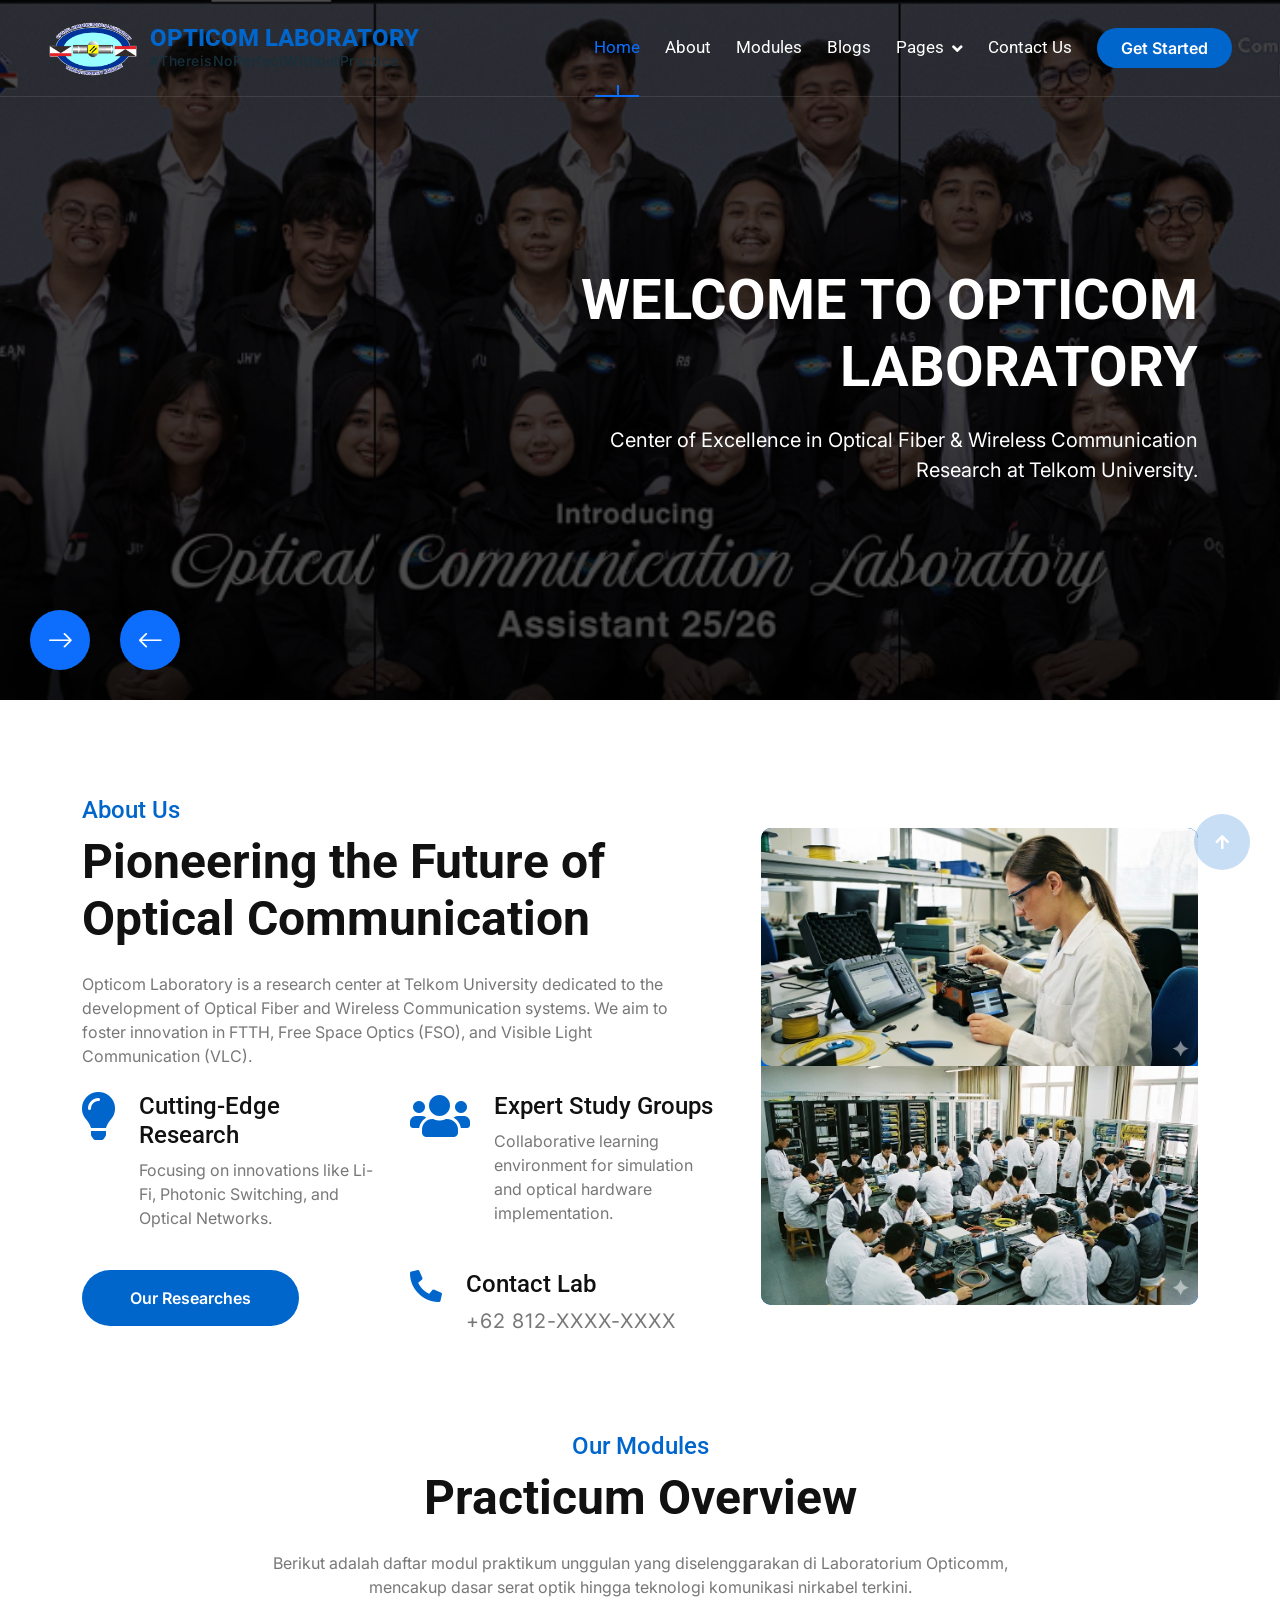
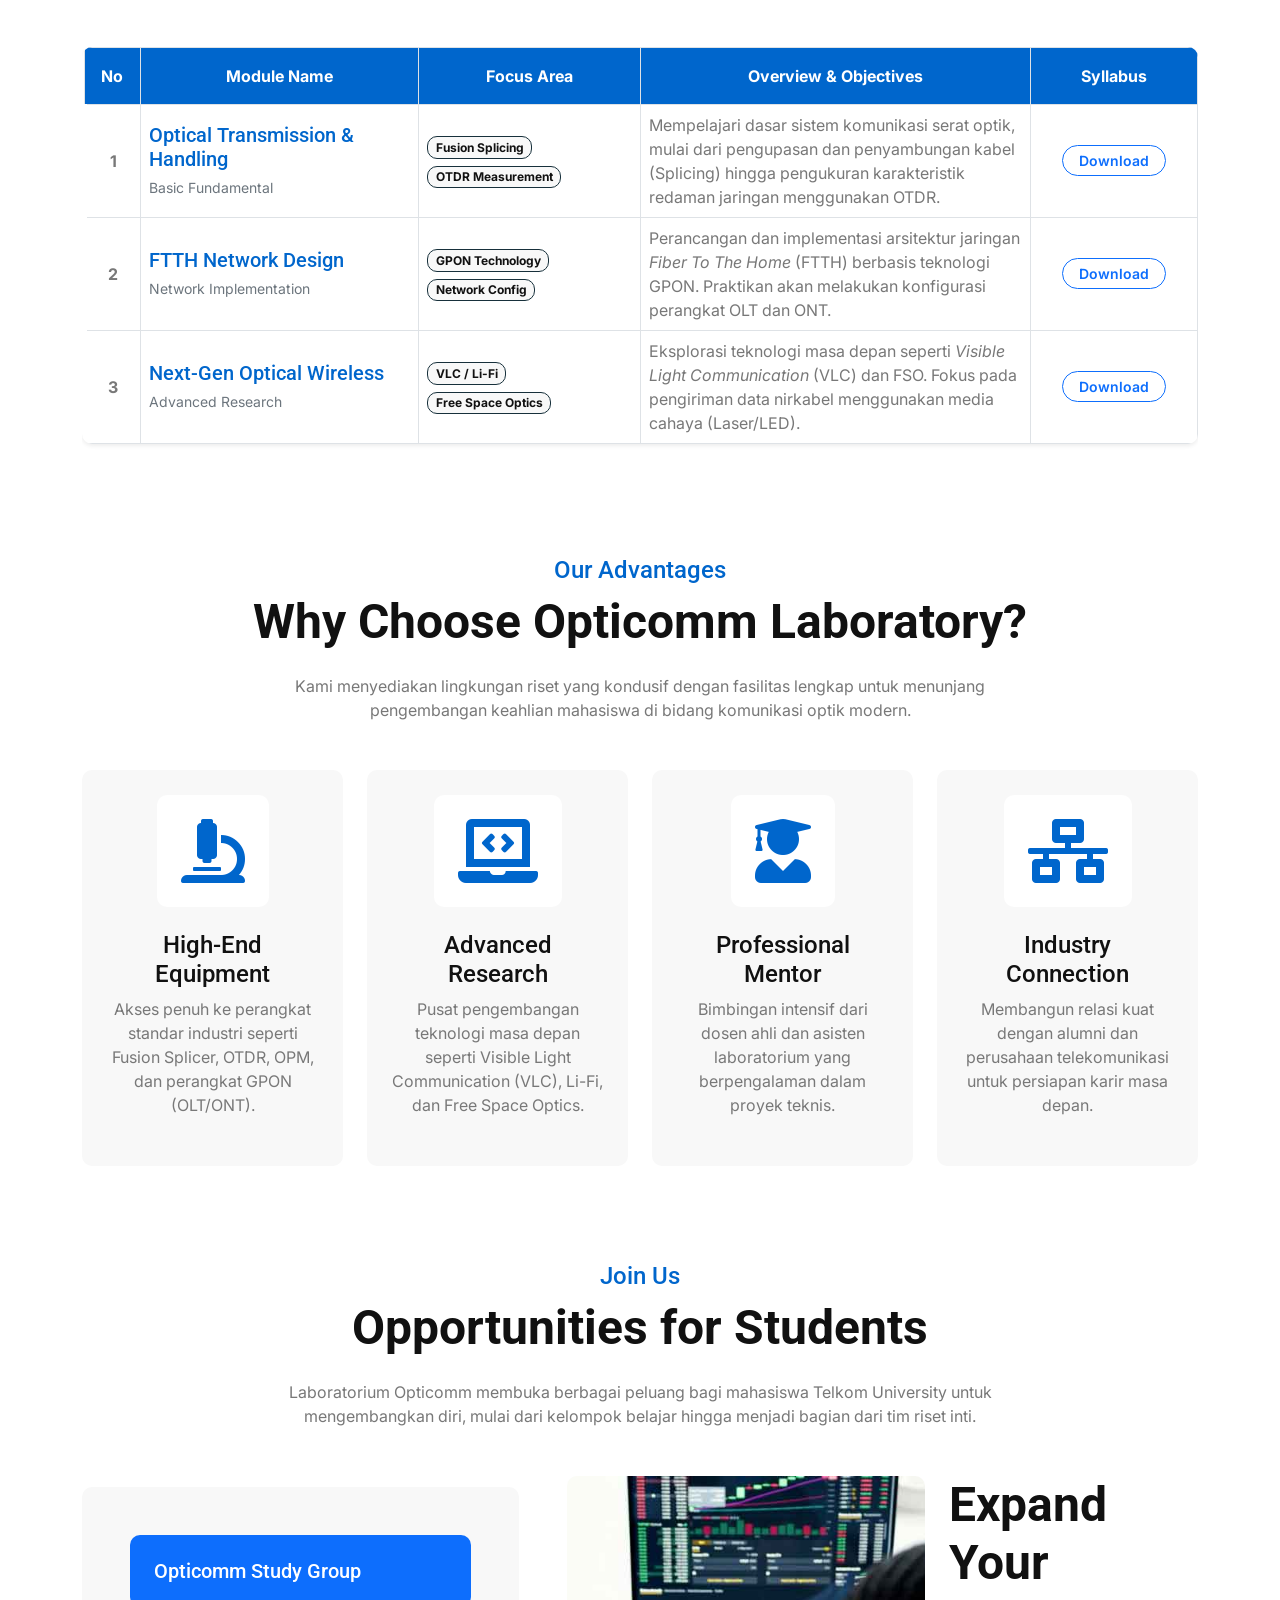
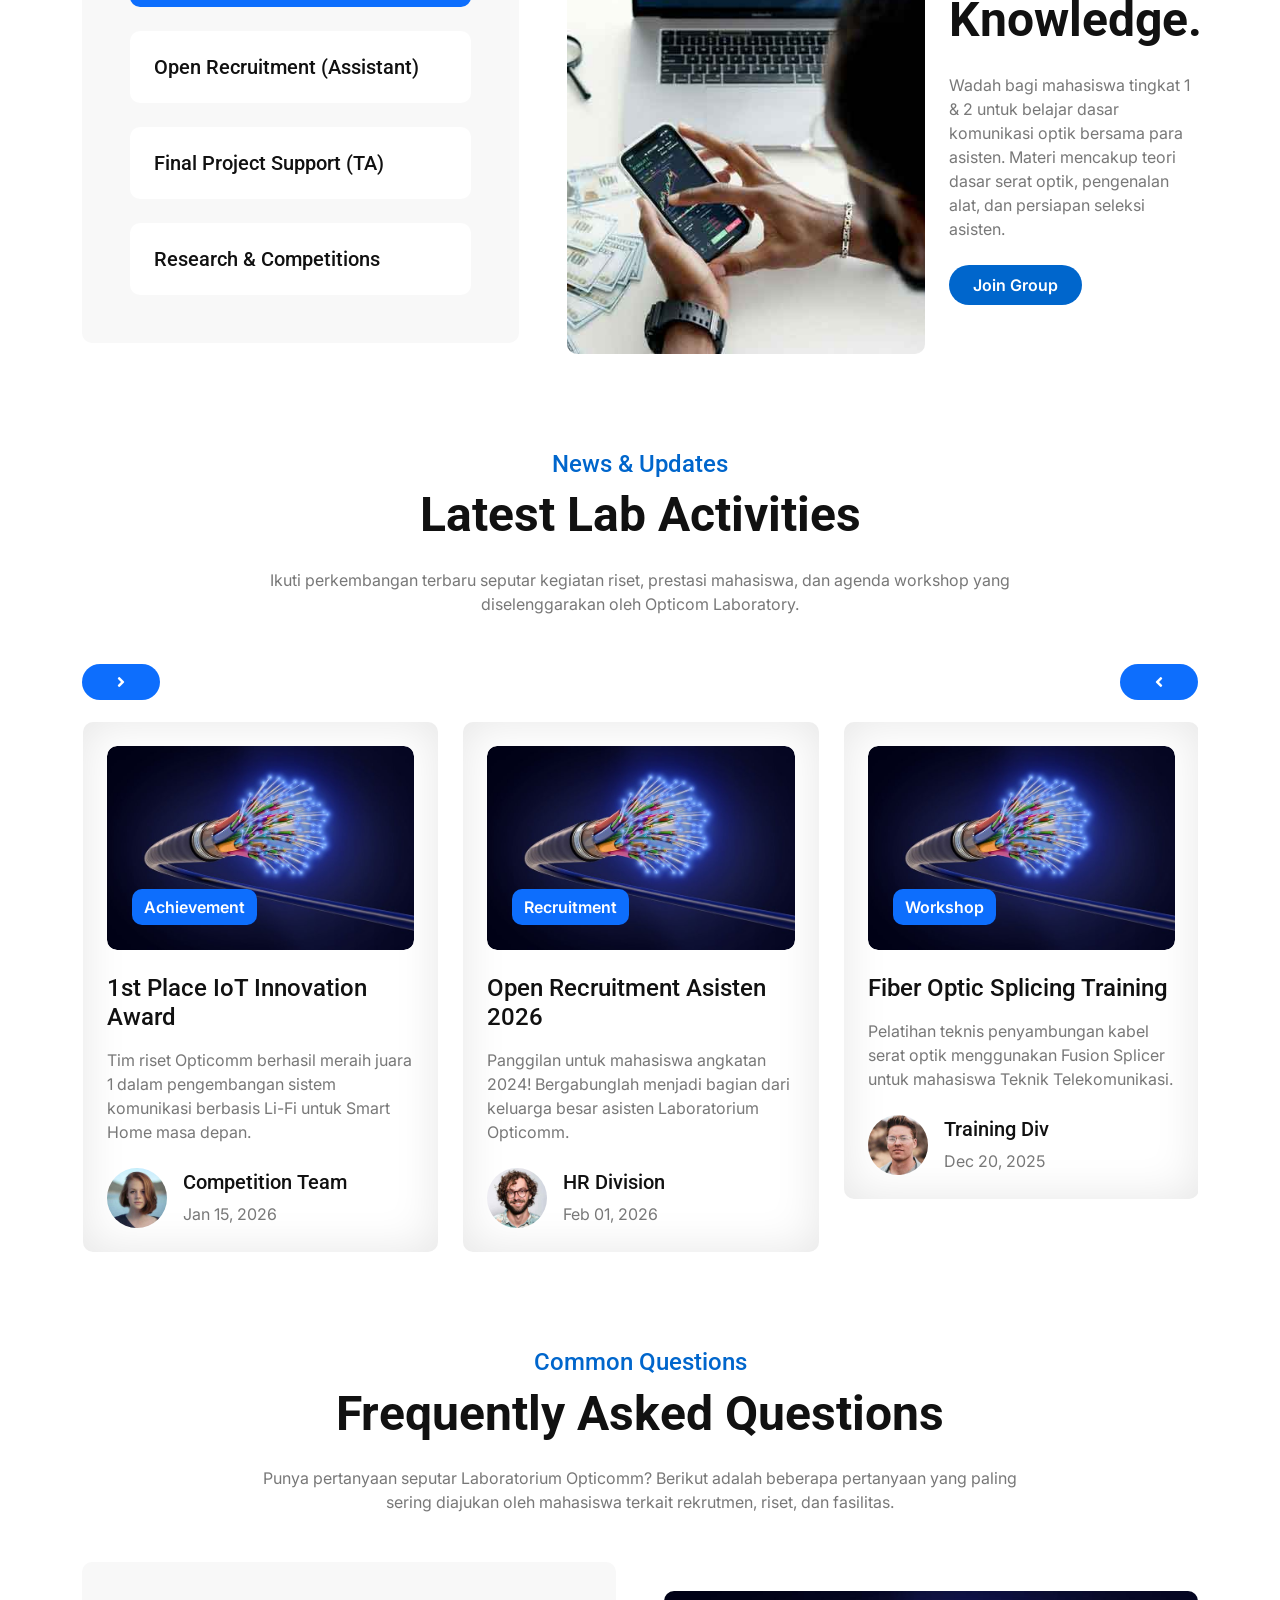
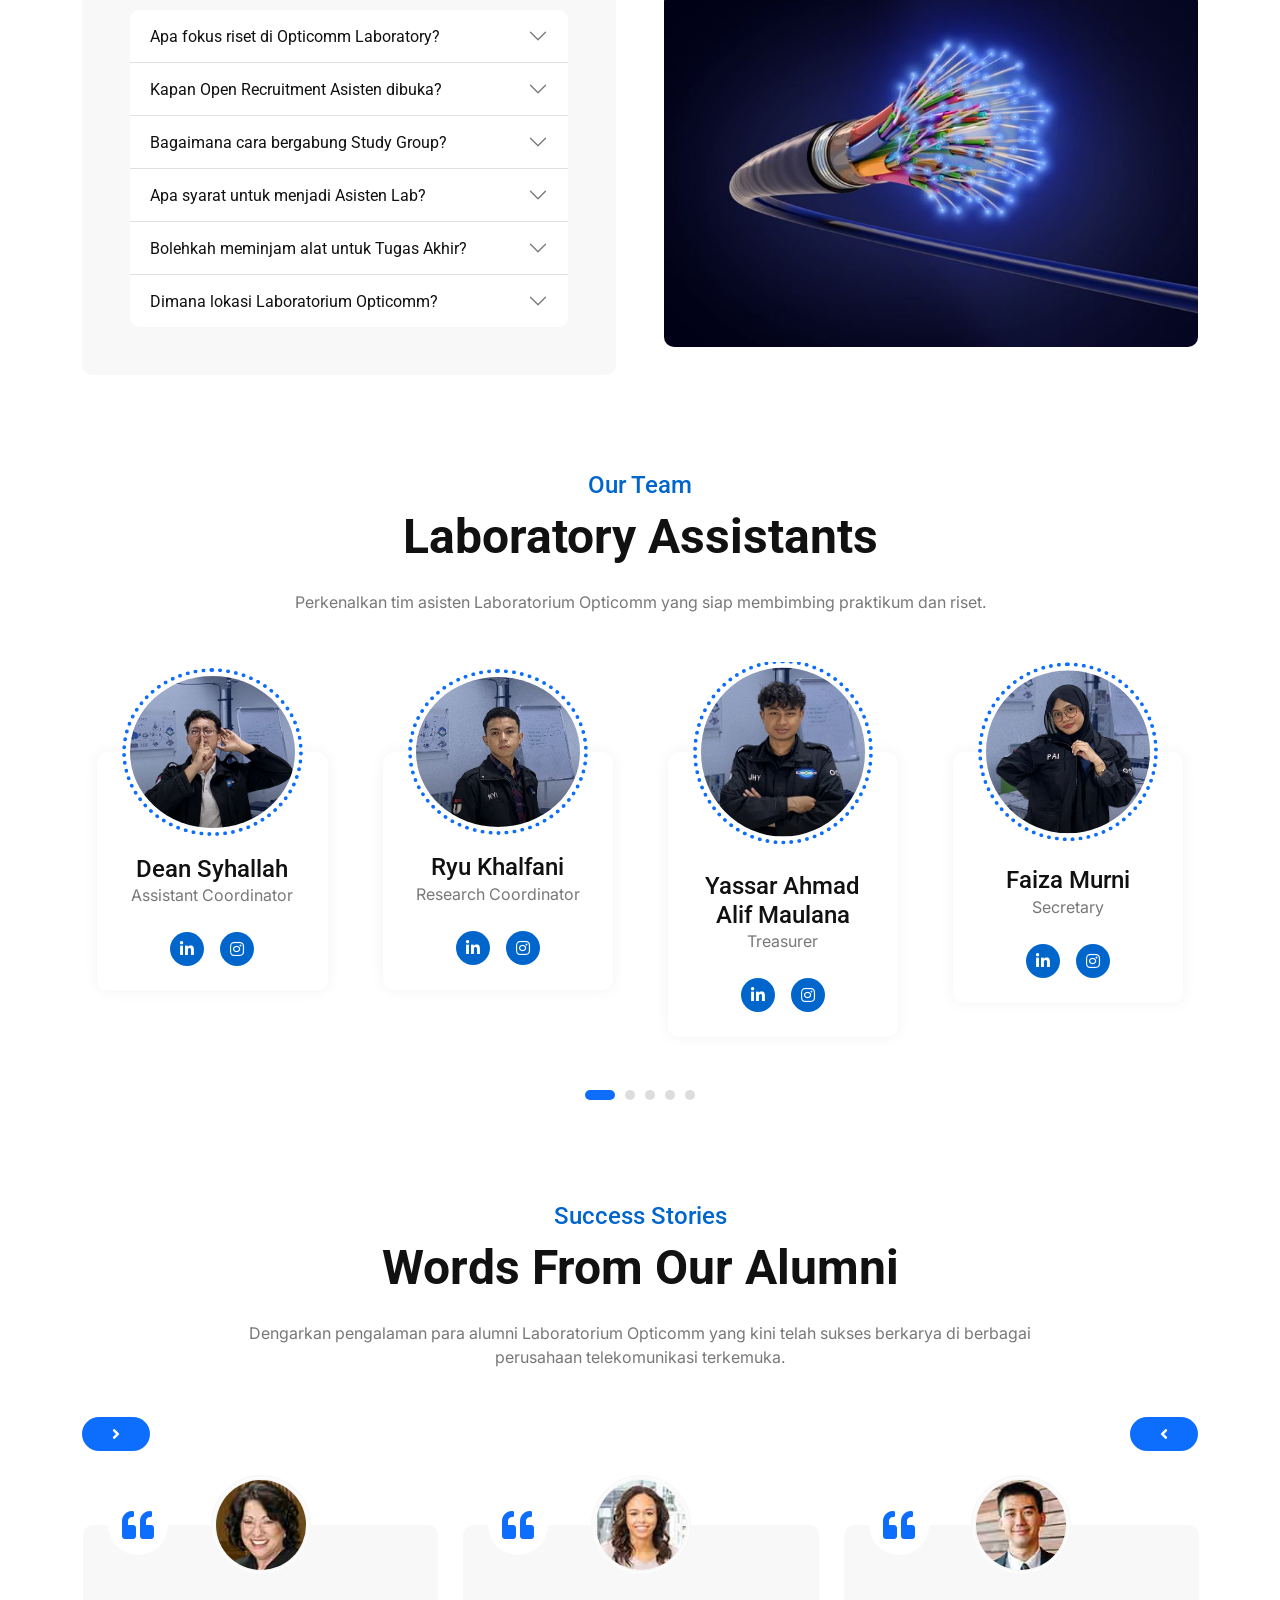
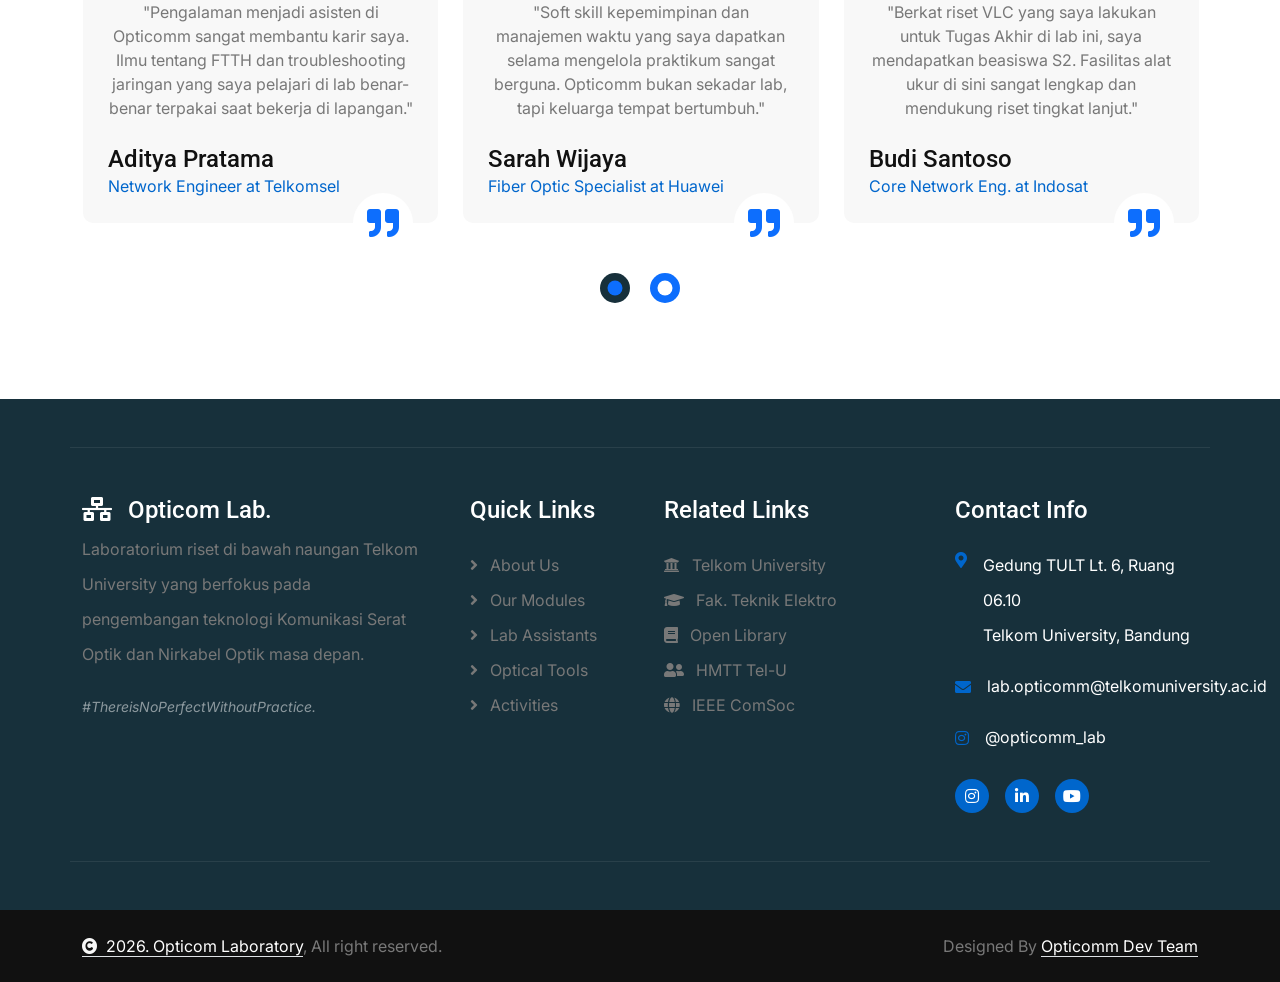
<file: index.html>
<!DOCTYPE html>
<html lang="en">

<head>
    <meta charset="utf-8">
    <title>Home - Opticomm Laboratory</title>
    <meta content="width=device-width, initial-scale=1.0" name="viewport">
    <meta content="" name="keywords">
    <meta content="" name="description">

    <!-- Google Web Fonts -->
    <link rel="preconnect" href="https://fonts.googleapis.com">
    <link rel="preconnect" href="https://fonts.gstatic.com" crossorigin>
    <link
        href="https://fonts.googleapis.com/css2?family=Inter:wght@100..900&family=Roboto:wght@400;500;700;900&display=swap"
        rel="stylesheet">

    <!-- Icon Font Stylesheet -->
    <link rel="stylesheet" href="https://use.fontawesome.com/releases/v5.15.4/css/all.css" />
    <link href="https://cdn.jsdelivr.net/npm/bootstrap-icons@1.4.1/font/bootstrap-icons.css" rel="stylesheet">

    <!-- Libraries Stylesheet -->
    <link rel="stylesheet" href="lib/animate/animate.min.css" />
    <link href="lib/lightbox/css/lightbox.min.css" rel="stylesheet">
    <link href="lib/owlcarousel/assets/owl.carousel.min.css" rel="stylesheet">


    <!-- Customized Bootstrap Stylesheet -->
    <link href="css/bootstrap.min.css" rel="stylesheet">

    <!-- Template Stylesheet -->
    <link href="css/style.css" rel="stylesheet">
</head>

<body>

    <!-- Spinner Start -->
    <div id="spinner"
        class="show bg-white position-fixed translate-middle w-100 vh-100 top-50 start-50 d-flex align-items-center justify-content-center">
        <div class="spinner-border text-primary" style="width: 3rem; height: 3rem;" role="status">
            <span class="sr-only">Loading...</span>
        </div>
    </div>
    <!-- Spinner End -->

    <!-- Topbar Start -->

    <!-- Topbar End -->

    <!-- Navbar & Hero Start -->
    <div class="container-fluid position-relative p-0">
        <nav class="navbar navbar-expand-lg navbar-light px-4 px-lg-5 py-3 py-lg-0">
            <a href="index.html" class="navbar-brand p-0 d-flex align-items-center">
                <img src="img/logo-opticomm.png" alt="Logo" style="max-height: 55px; margin-right: 12px;">

                <div class="d-flex flex-column justify-content-center">
                    <h1 class="text-primary m-0" style="font-size: 24px; font-weight: 800; line-height: 1;">
                        OPTICOM LABORATORY
                    </h1>

                    <small class="text-secondary" style="font-size: 14px; font-weight: 500; letter-spacing: 0.5px;">
                        #ThereisNoPerfectWithoutPractice
                    </small>
                </div>
            </a>
            <button class="navbar-toggler" type="button" data-bs-toggle="collapse" data-bs-target="#navbarCollapse">
                <span class="fa fa-bars"></span>
            </button>
            <div class="collapse navbar-collapse" id="navbarCollapse">
                <div class="navbar-nav ms-auto py-0">
                    <a href="index.html" class="nav-item nav-link active">Home</a>
                    <a href="about.html" class="nav-item nav-link">About</a>
                    <a href="service.html" class="nav-item nav-link">Modules</a>
                    <a href="blog.html" class="nav-item nav-link">Blogs</a>
                    <div class="nav-item dropdown">
                        <a href="#" class="nav-link" data-bs-toggle="dropdown">
                            <span class="dropdown-toggle">Pages</span>
                        </a>
                        <div class="dropdown-menu m-0">
                            <a href="feature.html" class="dropdown-item">Facilities & Tools</a>
                            <a href="team.html" class="dropdown-item">Our Team</a>                   
                            <a href="coming-soon.html" class="dropdown-item">Optical Tools <span class="badge bg-danger ms-2">New</span></a>
                            <a href="coming-soon.html" class="dropdown-item">ITU-T Standards</a>
                            <a href="coming-soon.html" class="dropdown-item">Recruitment</a>
                        </div>
                    </div>
                    <a href="contact.html" class="nav-item nav-link">Contact Us</a>
                </div>
                <a href="#" class="btn btn-primary rounded-pill py-2 px-4 my-3 my-lg-0 flex-shrink-0">Get Started</a>
            </div>
        </nav>

        <!-- Carousel Start -->
        <div class="header-carousel owl-carousel">
            <div class="header-carousel-item">
                <img src="img/full-assistant2.png" class="img-fluid w-100" alt="Image">
                <div class="carousel-caption">
                    <div class="container">
                        <div class="row gy-0 gx-5">
                            <div class="col-lg-0 col-xl-5"></div>
                            <div class="col-xl-7 animated fadeInLeft">
                                <div class="text-sm-center text-md-end">
                                    <h1 class="display-4 text-uppercase text-white mb-4">Welcome to Opticom Laboratory
                                    </h1>
                                    <p class="mb-5 fs-5">Center of Excellence in Optical Fiber & Wireless Communication
                                        Research at Telkom University.
                                    </p>
                                </div>
                            </div>
                        </div>
                    </div>
                </div>
            </div>
            <div class="header-carousel-item">
                <img src="img/carousel-2.jpg" class="img-fluid w-100" alt="Image">
                <div class="carousel-caption">
                    <div class="container">
                        <div class="row g-5">
                            <div class="col-12 animated fadeInUp">
                                <div class="text-center">
                                    <h4 class="text-primary text-uppercase fw-bold mb-4">Welcome To OPTICOM LABORATORY
                                    </h4>
                                    <h1 class="display-4 text-uppercase text-white mb-4">Advanced Optical Innovation
                                    </h1>
                                    <p class="mb-5 fs-5">Pioneering research in Visible Light Communication (VLC), Free
                                        Space Optics (FSO), and Li-Fi Technology.
                                    </p>
                                </div>
                            </div>
                        </div>
                    </div>
                </div>
            </div>
            <div class="header-carousel-item">
                <img src="img/praktikum.png" class="img-fluid w-100" alt="Image">
                <div class="carousel-caption">
                    <div class="container">
                        <div class="row gy-0 gx-5">
                            <div class="col-xl-7 animated fadeInLeft">
                                <div class="text-sm-center text-md-start">
                                    <h4 class="text-primary text-uppercase fw-bold mb-4">Welcome To OPTICOM LABORATORY
                                    </h4>
                                    <h1 class="display-4 text-uppercase text-white mb-4">Develop Your Skills
                                    </h1>
                                    <p class="mb-5 fs-5">Join our Study Groups, Practicums, and Workshops to master
                                        Optical Communication Systems.</p>
                                </div>
                            </div>

                            <div class="col-lg-0 col-xl-5"></div>
                        </div>
                    </div>
                </div>
            </div>
        </div>
        <!-- Carousel End -->
    </div>
    <!-- Navbar & Hero End -->


    <!-- Abvout Start -->
    <div class="container-fluid about py-5">
        <div class="container py-5">
            <div class="row g-5 align-items-center">
                <div class="col-xl-7 wow fadeInLeft" data-wow-delay="0.2s">
                    <div>
                        <h4 class="text-primary">About Us</h4>
                        <h1 class="display-5 mb-4">Pioneering the Future of Optical Communication</h1>
                        <p class="mb-4">Opticom Laboratory is a research center at Telkom University dedicated to the
                            development of Optical Fiber and Wireless Communication systems. We aim to foster innovation
                            in FTTH, Free Space Optics (FSO), and Visible Light Communication (VLC).
                        </p>
                        <div class="row g-4">
                            <div class="col-md-6 col-lg-6 col-xl-6">
                                <div class="d-flex">
                                    <div><i class="fas fa-lightbulb fa-3x text-primary"></i></div>
                                    <div class="ms-4">
                                        <h4>Cutting-Edge Research</h4>
                                        <p>Focusing on innovations like Li-Fi, Photonic Switching, and Optical Networks.
                                        </p>
                                    </div>
                                </div>
                            </div>
                            <div class="col-md-6 col-lg-6 col-xl-6">
                                <div class="d-flex">
                                    <div><i class="fas fa-users fa-3x text-primary"></i></div>
                                    <div class="ms-4">
                                        <h4>Expert Study Groups</h4>
                                        <p>Collaborative learning environment for simulation and optical hardware
                                            implementation.</p>
                                    </div>
                                </div>
                            </div>
                            <div class="col-sm-6">
                                <a href="coming-soon.html" class="btn btn-primary rounded-pill py-3 px-5 flex-shrink-0">Our
                                    Researches</a>
                            </div>
                            <div class="col-sm-6">
                                <div class="d-flex">
                                    <i class="fas fa-phone-alt fa-2x text-primary me-4"></i>
                                    <div>
                                        <h4>Contact Lab</h4>
                                        <p class="mb-0 fs-5" style="letter-spacing: 1px;">+62 812-XXXX-XXXX</p>
                                    </div>
                                </div>
                            </div>
                        </div>
                    </div>
                </div>
                <div class="col-xl-5 wow fadeInRight" data-wow-delay="0.2s">
                    <div class="bg-primary rounded position-relative overflow-hidden">
                        <img src="img/aslab1.png" class="img-fluid rounded w-100" alt="">

                        <div class="rounded-bottom">
                            <img src="img/praktikum.png" class="img-fluid rounded-bottom w-100" alt="">
                        </div>
                    </div>
                </div>
            </div>
        </div>
    </div>
    <!-- About End -->

    <!-- Services Start -->
    <div class="container-fluid service pb-5">
        <div class="container pb-5">
            <div class="text-center mx-auto pb-5 wow fadeInUp" data-wow-delay="0.2s" style="max-width: 800px;">
                <h4 class="text-primary">Our Modules</h4>
                <h1 class="display-5 mb-4">Practicum Overview</h1>
                <p class="mb-0">Berikut adalah daftar modul praktikum unggulan yang diselenggarakan di Laboratorium
                    Opticomm, mencakup dasar serat optik hingga teknologi komunikasi nirkabel terkini.
                </p>
            </div>

            <div class="row wow fadeInUp" data-wow-delay="0.4s">
                <div class="col-12">
                    <div class="table-responsive">
                        <table
                            class="table table-hover table-bordered shadow-sm bg-white rounded overflow-hidden align-middle">
                            <thead class="bg-primary text-white text-center">
                                <tr>
                                    <th scope="col" style="width: 5%;" class="py-3">No</th>
                                    <th scope="col" style="width: 25%;" class="py-3">Module Name</th>
                                    <th scope="col" style="width: 20%;" class="py-3">Focus Area</th>
                                    <th scope="col" class="py-3">Overview & Objectives</th>
                                    <th scope="col" style="width: 15%;" class="py-3">Syllabus</th>
                                </tr>
                            </thead>
                            <tbody>
                                <tr>
                                    <td class="text-center fw-bold">1</td>
                                    <td>
                                        <h5 class="text-primary mb-1">Optical Transmission & Handling</h5>
                                        <small class="text-muted">Basic Fundamental</small>
                                    </td>
                                    <td>
                                        <span class="badge bg-light text-dark border border-secondary mb-1">Fusion
                                            Splicing</span>
                                        <span class="badge bg-light text-dark border border-secondary">OTDR
                                            Measurement</span>
                                    </td>
                                    <td>
                                        Mempelajari dasar sistem komunikasi serat optik, mulai dari pengupasan dan
                                        penyambungan kabel (Splicing) hingga pengukuran karakteristik redaman jaringan
                                        menggunakan OTDR.
                                    </td>
                                    <td class="text-center">
                                        <a href="#"
                                            class="btn btn-sm btn-outline-primary rounded-pill px-3">Download</a>
                                    </td>
                                </tr>

                                <tr>
                                    <td class="text-center fw-bold">2</td>
                                    <td>
                                        <h5 class="text-primary mb-1">FTTH Network Design</h5>
                                        <small class="text-muted">Network Implementation</small>
                                    </td>
                                    <td>
                                        <span class="badge bg-light text-dark border border-secondary mb-1">GPON
                                            Technology</span>
                                        <span class="badge bg-light text-dark border border-secondary">Network
                                            Config</span>
                                    </td>
                                    <td>
                                        Perancangan dan implementasi arsitektur jaringan <i>Fiber To The Home</i> (FTTH)
                                        berbasis teknologi GPON. Praktikan akan melakukan konfigurasi perangkat OLT dan
                                        ONT.
                                    </td>
                                    <td class="text-center">
                                        <a href="#"
                                            class="btn btn-sm btn-outline-primary rounded-pill px-3">Download</a>
                                    </td>
                                </tr>

                                <tr>
                                    <td class="text-center fw-bold">3</td>
                                    <td>
                                        <h5 class="text-primary mb-1">Next-Gen Optical Wireless</h5>
                                        <small class="text-muted">Advanced Research</small>
                                    </td>
                                    <td>
                                        <span class="badge bg-light text-dark border border-secondary mb-1">VLC /
                                            Li-Fi</span>
                                        <span class="badge bg-light text-dark border border-secondary">Free Space
                                            Optics</span>
                                    </td>
                                    <td>
                                        Eksplorasi teknologi masa depan seperti <i>Visible Light Communication</i> (VLC)
                                        dan FSO. Fokus pada pengiriman data nirkabel menggunakan media cahaya
                                        (Laser/LED).
                                    </td>
                                    <td class="text-center">
                                        <a href="#"
                                            class="btn btn-sm btn-outline-primary rounded-pill px-3">Download</a>
                                    </td>
                                </tr>
                            </tbody>
                        </table>
                    </div>
                </div>
            </div>
        </div>
    </div>


    <!-- Services End -->

    <!-- Features Start -->
    <div class="container-fluid feature pb-5">
        <div class="container pb-5">
            <div class="text-center mx-auto pb-5 wow fadeInUp" data-wow-delay="0.2s" style="max-width: 800px;">
                <h4 class="text-primary">Our Advantages</h4>
                <h1 class="display-5 mb-4">Why Choose Opticomm Laboratory?</h1>
                <p class="mb-0">Kami menyediakan lingkungan riset yang kondusif dengan fasilitas lengkap untuk menunjang
                    pengembangan keahlian mahasiswa di bidang komunikasi optik modern.
                </p>
            </div>
            <div class="row g-4">
                <div class="col-md-6 col-lg-6 col-xl-3 wow fadeInUp" data-wow-delay="0.2s">
                    <div class="feature-item p-4">
                        <div class="feature-icon p-4 mb-4">
                            <i class="fas fa-microscope fa-4x text-primary"></i>
                        </div>
                        <h4>High-End Equipment</h4>
                        <p class="mb-4">Akses penuh ke perangkat standar industri seperti Fusion Splicer, OTDR, OPM, dan
                            perangkat GPON (OLT/ONT).
                        </p>
                    </div>
                </div>

                <div class="col-md-6 col-lg-6 col-xl-3 wow fadeInUp" data-wow-delay="0.4s">
                    <div class="feature-item p-4">
                        <div class="feature-icon p-4 mb-4">
                            <i class="fas fa-laptop-code fa-4x text-primary"></i>
                        </div>
                        <h4>Advanced Research</h4>
                        <p class="mb-4">Pusat pengembangan teknologi masa depan seperti Visible Light Communication
                            (VLC), Li-Fi, dan Free Space Optics.
                        </p>
                    </div>
                </div>

                <div class="col-md-6 col-lg-6 col-xl-3 wow fadeInUp" data-wow-delay="0.6s">
                    <div class="feature-item p-4">
                        <div class="feature-icon p-4 mb-4">
                            <i class="fas fa-user-graduate fa-4x text-primary"></i>
                        </div>
                        <h4>Professional Mentor</h4>
                        <p class="mb-4">Bimbingan intensif dari dosen ahli dan asisten laboratorium yang berpengalaman
                            dalam proyek teknis.
                        </p>
                    </div>
                </div>

                <div class="col-md-6 col-lg-6 col-xl-3 wow fadeInUp" data-wow-delay="0.8s">
                    <div class="feature-item p-4">
                        <div class="feature-icon p-4 mb-4">
                            <i class="fas fa-network-wired fa-4x text-primary"></i>
                        </div>
                        <h4>Industry Connection</h4>
                        <p class="mb-4">Membangun relasi kuat dengan alumni dan perusahaan telekomunikasi untuk
                            persiapan karir masa depan.
                        </p>
                    </div>
                </div>
            </div>
        </div>
    </div>



    <!-- Features End -->


    <!-- Offer Start -->
    <div class="container-fluid offer-section pb-5">
        <div class="container pb-5">
            <div class="text-center mx-auto pb-5 wow fadeInUp" data-wow-delay="0.2s" style="max-width: 800px;">
                <h4 class="text-primary">Join Us</h4>
                <h1 class="display-5 mb-4">Opportunities for Students</h1>
                <p class="mb-0">Laboratorium Opticomm membuka berbagai peluang bagi mahasiswa Telkom University untuk
                    mengembangkan diri, mulai dari kelompok belajar hingga menjadi bagian dari tim riset inti.
                </p>
            </div>
            <div class="row g-5 align-items-center">
                <div class="col-xl-5 wow fadeInLeft" data-wow-delay="0.2s">
                    <div class="nav nav-pills bg-light rounded p-5">
                        <a class="accordion-link p-4 active mb-4" data-bs-toggle="pill" href="#collapseOne">
                            <h5 class="mb-0">Opticomm Study Group</h5>
                        </a>
                        <a class="accordion-link p-4 mb-4" data-bs-toggle="pill" href="#collapseTwo">
                            <h5 class="mb-0">Open Recruitment (Assistant)</h5>
                        </a>
                        <a class="accordion-link p-4 mb-4" data-bs-toggle="pill" href="#collapseThree">
                            <h5 class="mb-0">Final Project Support (TA)</h5>
                        </a>
                        <a class="accordion-link p-4 mb-0" data-bs-toggle="pill" href="#collapseFour">
                            <h5 class="mb-0">Research & Competitions</h5>
                        </a>
                    </div>
                </div>

                <div class="col-xl-7 wow fadeInRight" data-wow-delay="0.4s">
                    <div class="tab-content">
                        <div id="collapseOne" class="tab-pane fade show p-0 active">
                            <div class="row g-4">
                                <div class="col-md-7">
                                    <img src="img/offer-1.jpg" class="img-fluid w-100 rounded" alt="Study Group">
                                </div>
                                <div class="col-md-5">
                                    <h1 class="display-5 mb-4">Expand Your Knowledge.</h1>
                                    <p class="mb-4">Wadah bagi mahasiswa tingkat 1 & 2 untuk belajar dasar komunikasi
                                        optik bersama para asisten. Materi mencakup teori dasar serat optik, pengenalan
                                        alat, dan persiapan seleksi asisten.</p>
                                    <a class="btn btn-primary rounded-pill py-2 px-4" href="#">Join Group</a>
                                </div>
                            </div>
                        </div>

                        <div id="collapseTwo" class="tab-pane fade show p-0">
                            <div class="row g-4">
                                <div class="col-md-7">
                                    <img src="img/offer-2.jpg" class="img-fluid w-100 rounded" alt="Recruitment">
                                </div>
                                <div class="col-md-5">
                                    <h1 class="display-5 mb-4">Become an Assistant.</h1>
                                    <p class="mb-4">Kesempatan emas untuk menjadi pengelola laboratorium. Sebagai
                                        asisten, kamu akan mengajar praktikum, merawat perangkat lab, dan mendapatkan
                                        akses prioritas ke fasilitas riset.</p>
                                    <a class="btn btn-primary rounded-pill py-2 px-4" href="#">See Requirements</a>
                                </div>
                            </div>
                        </div>

                        <div id="collapseThree" class="tab-pane fade show p-0">
                            <div class="row g-4">
                                <div class="col-md-7">
                                    <img src="img/offer-3.jpg" class="img-fluid w-100 rounded" alt="Final Project">
                                </div>
                                <div class="col-md-5">
                                    <h1 class="display-5 mb-4">Excel in Your Thesis.</h1>
                                    <p class="mb-4">Kami menyediakan fasilitas lengkap (OTDR, OLT, Splicer, Modul FSO)
                                        untuk mendukung Tugas Akhir mahasiswa. Dapatkan bimbingan teknis langsung dari
                                        expert di bidang optik.</p>
                                    <a class="btn btn-primary rounded-pill py-2 px-4" href="#">Laboratory Rules</a>
                                </div>
                            </div>
                        </div>

                        <div id="collapseFour" class="tab-pane fade show p-0">
                            <div class="row g-4">
                                <div class="col-md-7">
                                    <img src="img/offer-4.jpg" class="img-fluid w-100 rounded" alt="Competition">
                                </div>
                                <div class="col-md-5">
                                    <h1 class="display-5 mb-4">Innovate & Compete.</h1>
                                    <p class="mb-4">Dukungan penuh bagi mahasiswa yang ingin mengikuti kompetisi ilmiah
                                        (PKM, Gemastik, IoT Challenge) dengan topik komunikasi optik dan jaringan
                                        nirkabel masa depan.</p>
                                    <a class="btn btn-primary rounded-pill py-2 px-4" href="#">See Achievements</a>
                                </div>
                            </div>
                        </div>
                    </div>
                </div>
            </div>
        </div>
    </div>
    <!-- Offer End -->

    <!-- Blog Start -->
    <div class="container-fluid blog pb-5">
        <div class="container pb-5">
            <div class="text-center mx-auto pb-5 wow fadeInUp" data-wow-delay="0.2s" style="max-width: 800px;">
                <h4 class="text-primary">News & Updates</h4>
                <h1 class="display-5 mb-4">Latest Lab Activities</h1>
                <p class="mb-0">Ikuti perkembangan terbaru seputar kegiatan riset, prestasi mahasiswa, dan agenda
                    workshop yang diselenggarakan oleh Opticom Laboratory.
                </p>
            </div>
            <div class="owl-carousel blog-carousel wow fadeInUp" data-wow-delay="0.2s">

                <div class="blog-item p-4">
                    <div class="blog-img mb-4">
                        <img src="img/activity.jpg" class="img-fluid w-100 rounded" alt="">
                        <div class="blog-title">
                            <a href="#" class="btn btn-primary text-white">Achievement</a>
                        </div>
                    </div>
                    <a href="#" class="h4 d-inline-block mb-3">1st Place IoT Innovation Award</a>
                    <p class="mb-4">Tim riset Opticomm berhasil meraih juara 1 dalam pengembangan sistem komunikasi
                        berbasis Li-Fi untuk Smart Home masa depan.</p>
                    <div class="d-flex align-items-center">
                        <img src="img/team-4.jpg" class="img-fluid rounded-circle" style="width: 60px; height: 60px;"
                            alt="">
                        <div class="ms-3">
                            <h5>Competition Team</h5>
                            <p class="mb-0">Jan 15, 2026</p>
                        </div>
                    </div>
                </div>

                <div class="blog-item p-4">
                    <div class="blog-img mb-4">
                        <img src="img/activity.jpg" class="img-fluid w-100 rounded" alt="">
                        <div class="blog-title">
                            <a href="#" class="btn btn-primary text-white">Recruitment</a>
                        </div>
                    </div>
                    <a href="#" class="h4 d-inline-block mb-3">Open Recruitment Asisten 2026</a>
                    <p class="mb-4">Panggilan untuk mahasiswa angkatan 2024! Bergabunglah menjadi bagian dari keluarga
                        besar asisten Laboratorium Opticomm.</p>
                    <div class="d-flex align-items-center">
                        <img src="img/team-1.jpg" class="img-fluid rounded-circle" style="width: 60px; height: 60px;"
                            alt="">
                        <div class="ms-3">
                            <h5>HR Division</h5>
                            <p class="mb-0">Feb 01, 2026</p>
                        </div>
                    </div>
                </div>

                <div class="blog-item p-4">
                    <div class="blog-img mb-4">
                        <img src="img/activity.jpg" class="img-fluid w-100 rounded" alt="">
                        <div class="blog-title">
                            <a href="#" class="btn btn-primary text-white">Workshop</a>
                        </div>
                    </div>
                    <a href="#" class="h4 d-inline-block mb-3">Fiber Optic Splicing Training</a>
                    <p class="mb-4">Pelatihan teknis penyambungan kabel serat optik menggunakan Fusion Splicer untuk
                        mahasiswa Teknik Telekomunikasi.</p>
                    <div class="d-flex align-items-center">
                        <img src="img/team-2.jpg" class="img-fluid rounded-circle" style="width: 60px; height: 60px;"
                            alt="">
                        <div class="ms-3">
                            <h5>Training Div</h5>
                            <p class="mb-0">Dec 20, 2025</p>
                        </div>
                    </div>
                </div>

                <div class="blog-item p-4">
                    <div class="blog-img mb-4">
                        <img src="img/activity.jpg" class="img-fluid w-100 rounded" alt="">
                        <div class="blog-title">
                            <a href="#" class="btn btn-primary text-white">Industrial Visit</a>
                        </div>
                    </div>
                    <a href="#" class="h4 d-inline-block mb-3">Visit to Telkom Akses Command Center</a>
                    <p class="mb-4">Studi lapangan melihat langsung implementasi manajemen jaringan FTTH skala nasional
                        di pusat kontrol Telkom Akses.</p>
                    <div class="d-flex align-items-center">
                        <img src="img/team-3.jpg" class="img-fluid rounded-circle" style="width: 60px; height: 60px;"
                            alt="">
                        <div class="ms-3">
                            <h5>Public Relation</h5>
                            <p class="mb-0">Nov 10, 2025</p>
                        </div>
                    </div>
                </div>

            </div>
        </div>
    </div>

    <!-- Blog End -->


    <!-- FAQs Start -->
    <div class="container-fluid faq-section pb-5">
        <div class="container pb-5 overflow-hidden">
            <div class="text-center mx-auto pb-5 wow fadeInUp" data-wow-delay="0.2s" style="max-width: 800px;">
                <h4 class="text-primary">Common Questions</h4>
                <h1 class="display-5 mb-4">Frequently Asked Questions</h1>
                <p class="mb-0">Punya pertanyaan seputar Laboratorium Opticomm? Berikut adalah beberapa pertanyaan yang
                    paling sering diajukan oleh mahasiswa terkait rekrutmen, riset, dan fasilitas.
                </p>
            </div>
            <div class="row g-5 align-items-center">
                <div class="col-lg-6 wow fadeInLeft" data-wow-delay="0.2s">
                    <div class="accordion accordion-flush bg-light rounded p-5" id="accordionFlushSection">

                        <div class="accordion-item rounded-top">
                            <h2 class="accordion-header" id="flush-headingOne">
                                <button class="accordion-button collapsed rounded-top" type="button"
                                    data-bs-toggle="collapse" data-bs-target="#flush-collapseOne" aria-expanded="false"
                                    aria-controls="flush-collapseOne">
                                    Apa fokus riset di Opticomm Laboratory?
                                </button>
                            </h2>
                            <div id="flush-collapseOne" class="accordion-collapse collapse"
                                aria-labelledby="flush-headingOne" data-bs-parent="#accordionFlushSection">
                                <div class="accordion-body">Kami berfokus pada pengembangan sistem Komunikasi Serat
                                    Optik (FTTH/GPON) dan Komunikasi Optik Nirkabel (VLC, Li-Fi, FSO). Kami juga
                                    mendalami simulasi jaringan menggunakan software industri.</div>
                            </div>
                        </div>

                        <div class="accordion-item">
                            <h2 class="accordion-header" id="flush-headingTwo">
                                <button class="accordion-button collapsed" type="button" data-bs-toggle="collapse"
                                    data-bs-target="#flush-collapseTwo" aria-expanded="false"
                                    aria-controls="flush-collapseTwo">
                                    Kapan Open Recruitment Asisten dibuka?
                                </button>
                            </h2>
                            <div id="flush-collapseTwo" class="accordion-collapse collapse"
                                aria-labelledby="flush-headingTwo" data-bs-parent="#accordionFlushSection">
                                <div class="accordion-body">Rekrutmen asisten (Oprec) biasanya dibuka setahun sekali
                                    pada <strong>Semester Genap</strong> untuk mahasiswa tingkat 2. Informasi lengkap
                                    selalu kami update melalui Instagram resmi @opticomm_lab.</div>
                            </div>
                        </div>

                        <div class="accordion-item">
                            <h2 class="accordion-header" id="flush-headingThree">
                                <button class="accordion-button collapsed" type="button" data-bs-toggle="collapse"
                                    data-bs-target="#flush-collapseThree" aria-expanded="false"
                                    aria-controls="flush-collapseThree">
                                    Bagaimana cara bergabung Study Group?
                                </button>
                            </h2>
                            <div id="flush-collapseThree" class="accordion-collapse collapse"
                                aria-labelledby="flush-headingThree" data-bs-parent="#accordionFlushSection">
                                <div class="accordion-body">Study Group terbuka untuk seluruh mahasiswa aktif Teknik
                                    Telekomunikasi. Pendaftaran dibuka di awal semester. Kamu cukup mengisi formulir
                                    registrasi yang kami sediakan saat masa pendaftaran.</div>
                            </div>
                        </div>

                        <div class="accordion-item">
                            <h2 class="accordion-header" id="flush-headingFour">
                                <button class="accordion-button collapsed" type="button" data-bs-toggle="collapse"
                                    data-bs-target="#flush-collapseFour" aria-expanded="false"
                                    aria-controls="flush-collapseFour">
                                    Apa syarat untuk menjadi Asisten Lab?
                                </button>
                            </h2>
                            <div id="flush-collapseFour" class="accordion-collapse collapse"
                                aria-labelledby="flush-headingFour" data-bs-parent="#accordionFlushSection">
                                <div class="accordion-body">Syarat utamanya adalah memiliki minat kuat di bidang optik,
                                    berkomitmen tinggi, dan lulus mata kuliah prasyarat (seperti SisKom/Jardat) dengan
                                    nilai baik. Pengalaman di Study Group menjadi nilai plus.</div>
                            </div>
                        </div>

                        <div class="accordion-item">
                            <h2 class="accordion-header" id="flush-headingFive">
                                <button class="accordion-button collapsed" type="button" data-bs-toggle="collapse"
                                    data-bs-target="#flush-collapseFive" aria-expanded="false"
                                    aria-controls="flush-collapseFive">
                                    Bolehkah meminjam alat untuk Tugas Akhir?
                                </button>
                            </h2>
                            <div id="flush-collapseFive" class="accordion-collapse collapse"
                                aria-labelledby="flush-headingFive" data-bs-parent="#accordionFlushSection">
                                <div class="accordion-body">Tentu saja! Mahasiswa tingkat akhir diperbolehkan
                                    menggunakan fasilitas lab (OTDR, Splicer, OLT) untuk keperluan TA. Silakan ajukan
                                    surat permohonan peminjaman ke Koordinator Asisten.</div>
                            </div>
                        </div>

                        <div class="accordion-item rounded-bottom">
                            <h2 class="accordion-header" id="flush-headingSix">
                                <button class="accordion-button collapsed" type="button" data-bs-toggle="collapse"
                                    data-bs-target="#flush-collapseSix" aria-expanded="false"
                                    aria-controls="flush-collapseSix">
                                    Dimana lokasi Laboratorium Opticomm?
                                </button>
                            </h2>
                            <div id="flush-collapseSix" class="accordion-collapse collapse"
                                aria-labelledby="flush-headingSix" data-bs-parent="#accordionFlushSection">
                                <div class="accordion-body">Kami berlokasi di <strong>Gedung TULT (Telkom University
                                        Landmark Tower)</strong> Lantai 6, Ruang 06.10. Jangan ragu untuk berkunjung
                                    saat jam kerja!</div>
                            </div>
                        </div>

                    </div>
                </div>

                <div class="col-lg-6 wow fadeInRight" data-wow-delay="0.2s">
                    <div class="bg-primary rounded overflow-hidden">
                        <img src="img/activity.jpg" class="img-fluid w-100" alt="FAQ Illustration">
                    </div>
                </div>
            </div>
        </div>
    </div>

    <!-- FAQs End -->


    <!-- Team Start -->
    <div class="container-fluid team pb-5">
        <div class="container pb-5">
            <div class="text-center mx-auto pb-5 wow fadeInUp" data-wow-delay="0.2s" style="max-width: 800px;">
                <h4 class="text-primary">Our Team</h4>
                <h1 class="display-5 mb-4">Laboratory Assistants</h1>
                <p class="mb-0">Perkenalkan tim asisten Laboratorium Opticomm yang siap membimbing praktikum dan riset.
                </p>
            </div>

            <div class="owl-carousel team-carousel wow fadeInUp" data-wow-delay="0.2s">

                <div class="team-item">
                    <div class="team-img">
                        <img src="img/dean.png" class="img-fluid" alt="">
                    </div>
                    <div class="team-title">
                        <h4 class="mb-0">Dean Syhallah</h4>
                        <p class="mb-0">Assistant Coordinator</p>
                    </div>
                    <div class="team-icon">
                        <a class="btn btn-primary btn-sm-square rounded-circle me-3" href="" target="_blank"><i
                                class="fab fa-linkedin-in"></i></a>
                        <a class="btn btn-primary btn-sm-square rounded-circle me-0" href="https://www.instagram.com/deandesannn/" target="_blank"><i
                                class="fab fa-instagram"></i></a>
                    </div>
                </div>

                <div class="team-item">
                    <div class="team-img">
                        <img src="img/ryu.png" class="img-fluid" alt="">
                    </div>
                    <div class="team-title">
                        <h4 class="mb-0">Ryu Khalfani</h4>
                        <p class="mb-0">Research Coordinator</p>
                    </div>
                    <div class="team-icon">
                        <a class="btn btn-primary btn-sm-square rounded-circle me-3" href="https://www.linkedin.com/in/ryukhalfani/" target="_blank"><i
                                class="fab fa-linkedin-in"></i></a>
                        <a class="btn btn-primary btn-sm-square rounded-circle me-0" href="https://www.instagram.com/ryukhalfani/" target="_blank"><i
                                class="fab fa-instagram"></i></a>
                    </div>
                </div>

                <div class="team-item">
                    <div class="team-img">
                        <img src="img/alip.png" class="img-fluid" alt="">
                    </div>
                    <div class="team-title">
                        <h4 class="mb-0">Yassar Ahmad Alif Maulana</h4>
                        <p class="mb-0">Treasurer</p>
                    </div>
                    <div class="team-icon">
                        <a class="btn btn-primary btn-sm-square rounded-circle me-3" href=""><i
                                class="fab fa-linkedin-in"></i></a>
                        <a class="btn btn-primary btn-sm-square rounded-circle me-0" href="https://www.instagram.com/ycxhx__/" target="_blank"><i
                                class="fab fa-instagram"></i></a>
                    </div>
                </div>

                <div class="team-item">
                    <div class="team-img">
                        <img src="img/faiza.png" class="img-fluid" alt="">
                    </div>
                    <div class="team-title">
                        <h4 class="mb-0">Faiza Murni</h4>
                        <p class="mb-0">Secretary</p>
                    </div>
                    <div class="team-icon">
                        <a class="btn btn-primary btn-sm-square rounded-circle me-3" href="https://www.linkedin.com/in/faiza-murni-090102282/" target="_blank"><i
                                class="fab fa-linkedin-in"></i></a>
                        <a class="btn btn-primary btn-sm-square rounded-circle me-0" href="https://www.instagram.com/c.estzaa/" target="_blank"><i
                                class="fab fa-instagram"></i></a>
                    </div>
                </div>

                <div class="team-item">
                    <div class="team-img">
                        <img src="img/josephine.png" class="img-fluid" alt="">
                    </div>
                    <div class="team-title">
                        <h4 class="mb-0">Josephine Monica</h4>
                        <p class="mb-0">Public Relations</p>
                    </div>
                    <div class="team-icon">
                        <a class="btn btn-primary btn-sm-square rounded-circle me-3" href="https://www.linkedin.com/in/josephine-monica-7a66a424b/" target="_blank"><i
                                class="fab fa-linkedin-in"></i></a>
                        <a class="btn btn-primary btn-sm-square rounded-circle me-0" href="https://www.instagram.com/josephinemncaa/" target="_blank"><i
                                class="fab fa-instagram"></i></a>
                    </div>
                </div>

                <div class="team-item">
                    <div class="team-img">
                        <img src="img/candra.png" class="img-fluid" alt="">
                    </div>
                    <div class="team-title">
                        <h4 class="mb-0">Chandra Daulay</h4>
                        <p class="mb-0">Tools Division</p>
                    </div>
                    <div class="team-icon">
                        <a class="btn btn-primary btn-sm-square rounded-circle me-3" href="https://www.linkedin.com/in/chandra-daulay/" target="_blank"><i
                                class="fab fa-linkedin-in"></i></a>
                        <a class="btn btn-primary btn-sm-square rounded-circle me-0" href="https://www.instagram.com/chandra_dly/" target="_blank"><i
                                class="fab fa-instagram"></i></a>
                    </div>
                </div>

                <div class="team-item">
                    <div class="team-img">
                        <img src="img/andhika.png" class="img-fluid" alt="">
                    </div>
                    <div class="team-title">
                        <h4 class="mb-0">Muhammad Arafa Andhika</h4>
                        <p class="mb-0">Tools Division</p>
                    </div>
                    <div class="team-icon">
                        <a class="btn btn-primary btn-sm-square rounded-circle me-3" href="https://www.linkedin.com/in/muhammad-arafa-andhika-1829942a1/" target="_blank"><i
                                class="fab fa-linkedin-in"></i></a>
                        <a class="btn btn-primary btn-sm-square rounded-circle me-0" href="https://www.instagram.com/rfandk/" target="_blank"><i
                                class="fab fa-instagram"></i></a>
                    </div>
                </div>

                <div class="team-item">
                    <div class="team-img">
                        <img src="img/bhama.png" class="img-fluid" alt="">
                    </div>
                    <div class="team-title">
                        <h4 class="mb-0">Bhama Aryo Biantoro</h4>
                        <p class="mb-0">Media Division</p>
                    </div>
                    <div class="team-icon">
                        <a class="btn btn-primary btn-sm-square rounded-circle me-3" href=""><i
                                class="fab fa-linkedin-in"></i></a>
                        <a class="btn btn-primary btn-sm-square rounded-circle me-0" href="https://www.instagram.com/bhama_aryo/" target="_blank"><i
                                class="fab fa-instagram"></i></a>
                    </div>
                </div>

                <div class="team-item">
                    <div class="team-img">
                        <img src="img/qonia.png" class="img-fluid" alt="">
                    </div>
                    <div class="team-title">
                        <h4 class="mb-0">Qonia Rahmadani</h4>
                        <p class="mb-0">Media Division</p>
                    </div>
                    <div class="team-icon">
                        <a class="btn btn-primary btn-sm-square rounded-circle me-3" href="https://www.linkedin.com/in/qonia-rahmadani-31732b2b4/" target="_blank"><i
                                class="fab fa-linkedin-in"></i></a>
                        <a class="btn btn-primary btn-sm-square rounded-circle me-0" href="https://www.instagram.com/qoniarahmadanii/" target="_blank"><i
                                class="fab fa-instagram"></i></a>
                    </div>
                </div>

                <div class="team-item">
                    <div class="team-img">
                        <img src="img/nurma.png" class="img-fluid" alt="">
                    </div>
                    <div class="team-title">
                        <h4 class="mb-0">Nurmayzarah</h4>
                        <p class="mb-0">Practicum Division</p>
                    </div>
                    <div class="team-icon">
                        <a class="btn btn-primary btn-sm-square rounded-circle me-3" href=""><i
                                class="fab fa-linkedin-in"></i></a>
                        <a class="btn btn-primary btn-sm-square rounded-circle me-0" href="https://www.instagram.com/myzarahh/" target="_blank"><i
                                class="fab fa-instagram"></i></a>
                    </div>
                </div>

                <div class="team-item">
                    <div class="team-img">
                        <img src="img/vania.png" class="img-fluid" alt="">
                    </div>
                    <div class="team-title">
                        <h4 class="mb-0">Vania Khalishah Andika</h4>
                        <p class="mb-0">Practicum Division</p>
                    </div>
                    <div class="team-icon">
                        <a class="btn btn-primary btn-sm-square rounded-circle me-3" href=""><i
                                class="fab fa-linkedin-in"></i></a>
                        <a class="btn btn-primary btn-sm-square rounded-circle me-0" href="https://www.instagram.com/vaniakhalis/" target="_blank"><i
                                class="fab fa-instagram"></i></a>
                    </div>
                </div>

                <div class="team-item">
                    <div class="team-img">
                        <img src="img/ocep.png" class="img-fluid" alt="">
                    </div>
                    <div class="team-title">
                        <h4 class="mb-0">Yosef Ivan Ramiro Purba</h4>
                        <p class="mb-0">Paper 1 Research Team</p>
                    </div>
                    <div class="team-icon">
                        <a class="btn btn-primary btn-sm-square rounded-circle me-3" href=""><i
                                class="fab fa-linkedin-in"></i></a>
                        <a class="btn btn-primary btn-sm-square rounded-circle me-0" href="https://www.instagram.com/ramiro_purba/" target="_blank"><i
                                class="fab fa-instagram"></i></a>
                    </div>
                </div>

                <div class="team-item">
                    <div class="team-img">
                        <img src="img/bagas.png" class="img-fluid" alt="">
                    </div>
                    <div class="team-title">
                        <h4 class="mb-0">Fadli Pandu Bagaskoro</h4>
                        <p class="mb-0">Paper 1 Research Team</p>
                    </div>
                    <div class="team-icon">
                        <a class="btn btn-primary btn-sm-square rounded-circle me-3" href="https://www.linkedin.com/in/fadlipandu/" target="_blank"><i
                                class="fab fa-linkedin-in"></i></a>
                        <a class="btn btn-primary btn-sm-square rounded-circle me-0" href=""><i
                                class="fab fa-instagram"></i></a>
                    </div>
                </div>

                <div class="team-item">
                    <div class="team-img">
                        <img src="img/farhan.png" class="img-fluid" alt="">
                    </div>
                    <div class="team-title">
                        <h4 class="mb-0">Ahmad Farhan Fitrianto</h4>
                        <p class="mb-0">Paper 2 Research Team</p>
                    </div>
                    <div class="team-icon">
                        <a class="btn btn-primary btn-sm-square rounded-circle me-3" href=""><i
                                class="fab fa-linkedin-in"></i></a>
                        <a class="btn btn-primary btn-sm-square rounded-circle me-0" href="https://www.instagram.com/_farhannaf/" target="_blank"><i
                                class="fab fa-instagram"></i></a>
                    </div>
                </div>

                <div class="team-item">
                    <div class="team-img">
                        <img src="img/yasyfa.png" class="img-fluid" alt="">
                    </div>
                    <div class="team-title">
                        <h4 class="mb-0">Sulthan Yasyfa Pusponegoro</h4>
                        <p class="mb-0">Paper 2 Research Team</p>
                    </div>
                    <div class="team-icon">
                        <a class="btn btn-primary btn-sm-square rounded-circle me-3" href="https://www.linkedin.com/in/sulthan-yasyfa-182561338/" target="_blank"><i
                                class="fab fa-linkedin-in"></i></a>
                        <a class="btn btn-primary btn-sm-square rounded-circle me-0" href="https://www.instagram.com/yasfa_p/" target="_blank"><i
                                class="fab fa-instagram"></i></a>
                    </div>
                </div>

                <div class="team-item">
                    <div class="team-img">
                        <img src="img/destra.png" class="img-fluid" alt="">
                    </div>
                    <div class="team-title">
                        <h4 class="mb-0">Aditya Destra Wicaksono</h4>
                        <p class="mb-0">Paper 2 Research Team</p>
                    </div>
                    <div class="team-icon">
                        <a class="btn btn-primary btn-sm-square rounded-circle me-3" href="https://www.linkedin.com/in/aditya-destra-w-109561298/" target="_blank"><i
                                class="fab fa-linkedin-in"></i></a>
                        <a class="btn btn-primary btn-sm-square rounded-circle me-0" href=""><i
                                class="fab fa-instagram"></i></a>
                    </div>
                </div>

                <div class="team-item">
                    <div class="team-img">
                        <img src="img/yulya.png" class="img-fluid" alt="">
                    </div>
                    <div class="team-title">
                        <h4 class="mb-0">Yulya Rahayu Sidabutar</h4>
                        <p class="mb-0">Paper 2 Research Team</p>
                    </div>
                    <div class="team-icon">
                        <a class="btn btn-primary btn-sm-square rounded-circle me-3" href="https://www.linkedin.com/in/yulya-rahayu-sidabutar-22451a3a9/" target="_blank"><i
                                class="fab fa-linkedin-in"></i></a>
                        <a class="btn btn-primary btn-sm-square rounded-circle me-0" href="https://www.instagram.com/yulyarahayuu/" target="_blank"><i
                                class="fab fa-instagram"></i></a>
                    </div>
                </div>

            </div>
        </div>
    </div>

    <!-- Team End -->

    <!-- Testimonial Start -->
    <div class="container-fluid testimonial pb-5">
        <div class="container pb-5">
            <div class="text-center mx-auto pb-5 wow fadeInUp" data-wow-delay="0.2s" style="max-width: 800px;">
                <h4 class="text-primary">Success Stories</h4>
                <h1 class="display-5 mb-4">Words From Our Alumni</h1>
                <p class="mb-0">Dengarkan pengalaman para alumni Laboratorium Opticomm yang kini telah sukses berkarya
                    di berbagai perusahaan telekomunikasi terkemuka.</p>
            </div>

            <div class="owl-carousel testimonial-carousel wow fadeInUp" data-wow-delay="0.2s">

                <div class="testimonial-item">
                    <div class="testimonial-quote-left">
                        <i class="fas fa-quote-left fa-2x"></i>
                    </div>
                    <div class="testimonial-img">
                        <img src="img/testimonial-1.jpg" class="img-fluid" alt="Aditya Pratama">
                    </div>
                    <div class="testimonial-text">
                        <p class="mb-0">"Pengalaman menjadi asisten di Opticomm sangat membantu karir saya. Ilmu tentang
                            FTTH dan troubleshooting jaringan yang saya pelajari di lab benar-benar terpakai saat
                            bekerja di lapangan."</p>
                    </div>
                    <div class="testimonial-title">
                        <div>
                            <h4 class="mb-0">Aditya Pratama</h4>
                            <p class="mb-0 text-primary">Network Engineer at Telkomsel</p>
                        </div>
                    </div>
                    <div class="testimonial-quote-right">
                        <i class="fas fa-quote-right fa-2x"></i>
                    </div>
                </div>

                <div class="testimonial-item">
                    <div class="testimonial-quote-left">
                        <i class="fas fa-quote-left fa-2x"></i>
                    </div>
                    <div class="testimonial-img">
                        <img src="img/testimonial-2.jpg" class="img-fluid" alt="Sarah Wijaya">
                    </div>
                    <div class="testimonial-text">
                        <p class="mb-0">"Soft skill kepemimpinan dan manajemen waktu yang saya dapatkan selama mengelola
                            praktikum sangat berguna. Opticomm bukan sekadar lab, tapi keluarga tempat bertumbuh."</p>
                    </div>
                    <div class="testimonial-title">
                        <div>
                            <h4 class="mb-0">Sarah Wijaya</h4>
                            <p class="mb-0 text-primary">Fiber Optic Specialist at Huawei</p>
                        </div>
                    </div>
                    <div class="testimonial-quote-right">
                        <i class="fas fa-quote-right fa-2x"></i>
                    </div>
                </div>

                <div class="testimonial-item">
                    <div class="testimonial-quote-left">
                        <i class="fas fa-quote-left fa-2x"></i>
                    </div>
                    <div class="testimonial-img">
                        <img src="img/testimonial-3.jpg" class="img-fluid" alt="Budi Santoso">
                    </div>
                    <div class="testimonial-text">
                        <p class="mb-0">"Berkat riset VLC yang saya lakukan untuk Tugas Akhir di lab ini, saya
                            mendapatkan beasiswa S2. Fasilitas alat ukur di sini sangat lengkap dan mendukung riset
                            tingkat lanjut."</p>
                    </div>
                    <div class="testimonial-title">
                        <div>
                            <h4 class="mb-0">Budi Santoso</h4>
                            <p class="mb-0 text-primary">Core Network Eng. at Indosat</p>
                        </div>
                    </div>
                    <div class="testimonial-quote-right">
                        <i class="fas fa-quote-right fa-2x"></i>
                    </div>
                </div>

                <div class="testimonial-item">
                    <div class="testimonial-quote-left">
                        <i class="fas fa-quote-left fa-2x"></i>
                    </div>
                    <div class="testimonial-img">
                        <img src="img/testimonial-1.jpg" class="img-fluid" alt="Aditya Pratama">
                    </div>
                    <div class="testimonial-text">
                        <p class="mb-0">"Lingkungan di Opticomm sangat supportif. Teman-teman asisten dan koordas sangat
                            membantu dalam memahami konsep jaringan optik yang rumit menjadi sederhana."</p>
                    </div>
                    <div class="testimonial-title">
                        <div>
                            <h4 class="mb-0">Rian Ardianto</h4>
                            <p class="mb-0 text-primary">Cloud Engineer at Lintasarta</p>
                        </div>
                    </div>
                    <div class="testimonial-quote-right">
                        <i class="fas fa-quote-right fa-2x"></i>
                    </div>
                </div>

            </div>
        </div>
    </div>
    <!-- Testimonial End -->

    <!-- Footer Start -->
    <div class="container-fluid footer py-5 wow fadeIn" data-wow-delay="0.2s">
        <div class="container py-5 border-start-0 border-end-0"
            style="border: 1px solid; border-color: rgba(255, 255, 255, 0.08);">
            <div class="row g-5">

                <div class="col-md-6 col-lg-6 col-xl-4">
                    <div class="footer-item">
                        <a class="p-0">
                            <h4 class="text-white"><i class="fas fa-network-wired me-3"></i>Opticom Lab.</h4>
                        </a>
                        <p class="mb-4">Laboratorium riset di bawah naungan Telkom University yang berfokus pada
                            pengembangan teknologi Komunikasi Serat Optik dan Nirkabel Optik masa depan.</p>

                        <div class="d-flex text-white-50">
                            <small><i>#ThereisNoPerfectWithoutPractice.</i></small>
                        </div>
                    </div>
                </div>

                <div class="col-md-6 col-lg-6 col-xl-2">
                    <div class="footer-item">
                        <h4 class="text-white mb-4">Quick Links</h4>
                        <a href="about.html"><i class="fas fa-angle-right me-2"></i> About Us</a>
                        <a href="service.html"><i class="fas fa-angle-right me-2"></i> Our Modules</a>
                        <a href="team.html"><i class="fas fa-angle-right me-2"></i> Lab Assistants</a>
                        <a href="coming-soon.html"><i class="fas fa-angle-right me-2"></i> Optical Tools</a>
                        <a href="blog.html"><i class="fas fa-angle-right me-2"></i> Activities</a>
                    </div>
                </div>

                <div class="col-md-6 col-lg-6 col-xl-3">
                    <div class="footer-item">
                        <h4 class="text-white mb-4">Related Links</h4>
                        <a href="https://telkomuniversity.ac.id" target="_blank"><i class="fas fa-university me-2"></i>
                            Telkom University</a>
                        <a href="https://www.instagram.com/fte.telkomuniversity/?hl=en" target="_blank"><i class="fas fa-graduation-cap me-2"></i> Fak. Teknik Elektro</a>
                        <a href="https://www.instagram.com/openlibrary.telu/?hl=en" target="_blank"><i class="fas fa-book me-2"></i> Open Library</a>
                        <a href="https://www.instagram.com/hmtt_telco/?hl=en" target="_blank"><i class="fas fa-user-friends me-2"></i> HMTT Tel-U</a>
                        <a href="https://www.comsoc.org/" target="_blank"><i class="fas fa-globe me-2"></i> IEEE ComSoc</a>
                    </div>
                </div>

                <div class="col-md-6 col-lg-6 col-xl-3">
                    <div class="footer-item">
                        <h4 class="text-white mb-4">Contact Info</h4>
                        <div class="d-flex align-items-start">
                            <i class="fas fa-map-marker-alt text-primary me-3 mt-1"></i>
                            <p class="text-white mb-0">Gedung TULT Lt. 6, Ruang 06.10<br>Telkom University, Bandung</p>
                        </div>
                        <div class="d-flex align-items-center my-3">
                            <i class="fas fa-envelope text-primary me-3"></i>
                            <p class="text-white mb-0">lab.opticomm@telkomuniversity.ac.id</p>
                        </div>
                        <div class="d-flex align-items-center mb-4">
                            <i class="fab fa-instagram text-primary me-3"></i>
                            <p class="text-white mb-0">@opticomm_lab</p>
                        </div>

                        <div class="d-flex">
                            <a class="btn btn-primary btn-sm-square rounded-circle me-3" href="https://www.instagram.com/opticommlaboratory/" target="_blank"><i
                                    class="fab fa-instagram text-white"></i></a>
                            <a class="btn btn-primary btn-sm-square rounded-circle me-3" href="https://www.linkedin.com/company/optical-communication-laboratory/" target="_blank"><i
                                    class="fab fa-linkedin-in text-white"></i></a>
                            <a class="btn btn-primary btn-sm-square rounded-circle me-0" href="https://www.youtube.com/@OpticommLaboratoryTel-U" target="_blank"><i
                                    class="fab fa-youtube text-white"></i></a>
                        </div>
                    </div>
                </div>
            </div>
        </div>
    </div>
    <div class="container-fluid copyright py-4">
        <div class="container">
            <div class="row g-4 align-items-center">
                <div class="col-md-6 text-center text-md-start mb-md-0">
                    <span class="text-body"><a class="border-bottom text-white"><i
                                class="fas fa-copyright text-light me-2"></i>2026. Opticom Laboratory</a>, All right
                        reserved.</span>
                </div>
                <div class="col-md-6 text-center text-md-end text-body">
                    Designed By <a class="border-bottom text-white">Opticomm Dev Team</a>
                </div>
            </div>
        </div>
    </div>

    <!-- Footer End-->


    <!-- Back to Top -->
    <a href="#" class="btn btn-primary btn-lg-square rounded-circle back-to-top"><i class="fa fa-arrow-up"></i></a>


    <!-- JavaScript Libraries -->
    <script src="https://ajax.googleapis.com/ajax/libs/jquery/3.6.4/jquery.min.js"></script>
    <script src="https://cdn.jsdelivr.net/npm/bootstrap@5.0.0/dist/js/bootstrap.bundle.min.js"></script>
    <script src="lib/wow/wow.min.js"></script>
    <script src="lib/easing/easing.min.js"></script>
    <script src="lib/waypoints/waypoints.min.js"></script>
    <script src="lib/counterup/counterup.min.js"></script>
    <script src="lib/lightbox/js/lightbox.min.js"></script>
    <script src="lib/owlcarousel/owl.carousel.min.js"></script>


    <!-- Template Javascript -->
    <script src="js/main.js"></script>
</body>

</html>
</file>
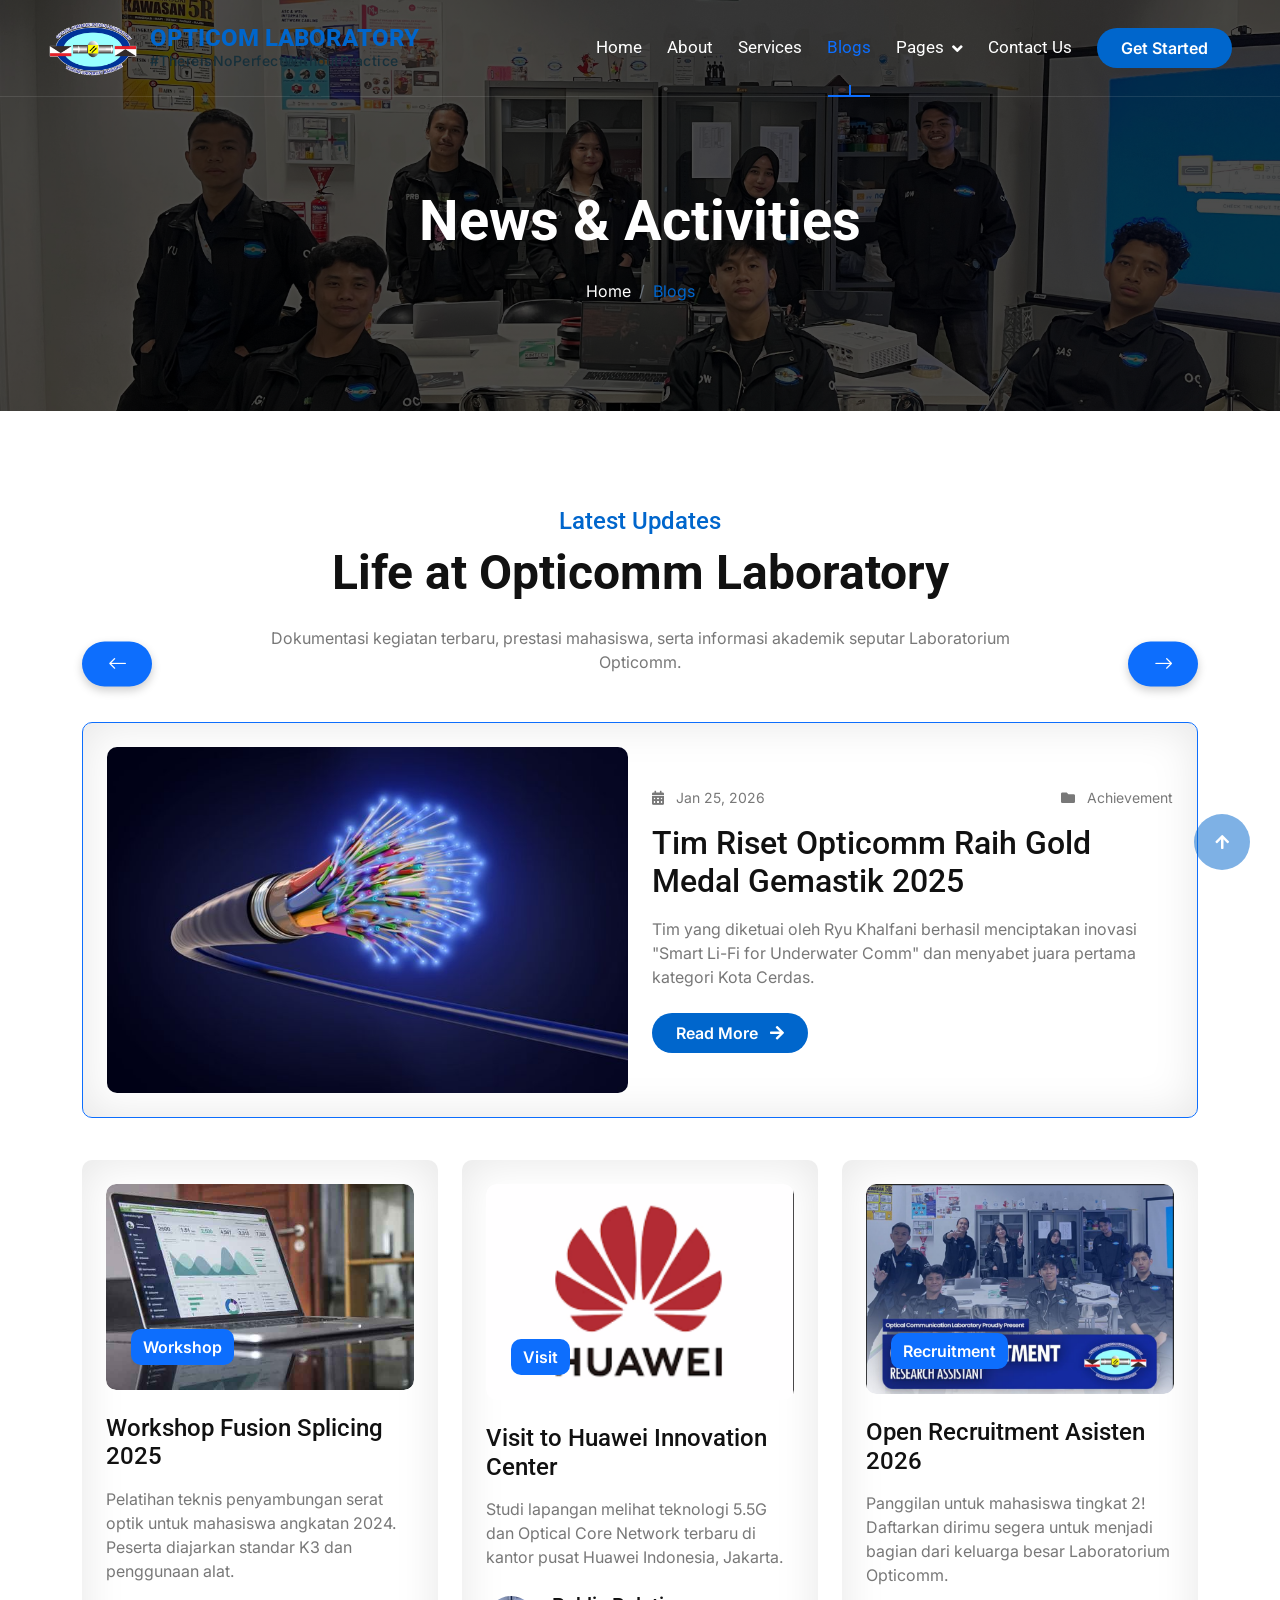
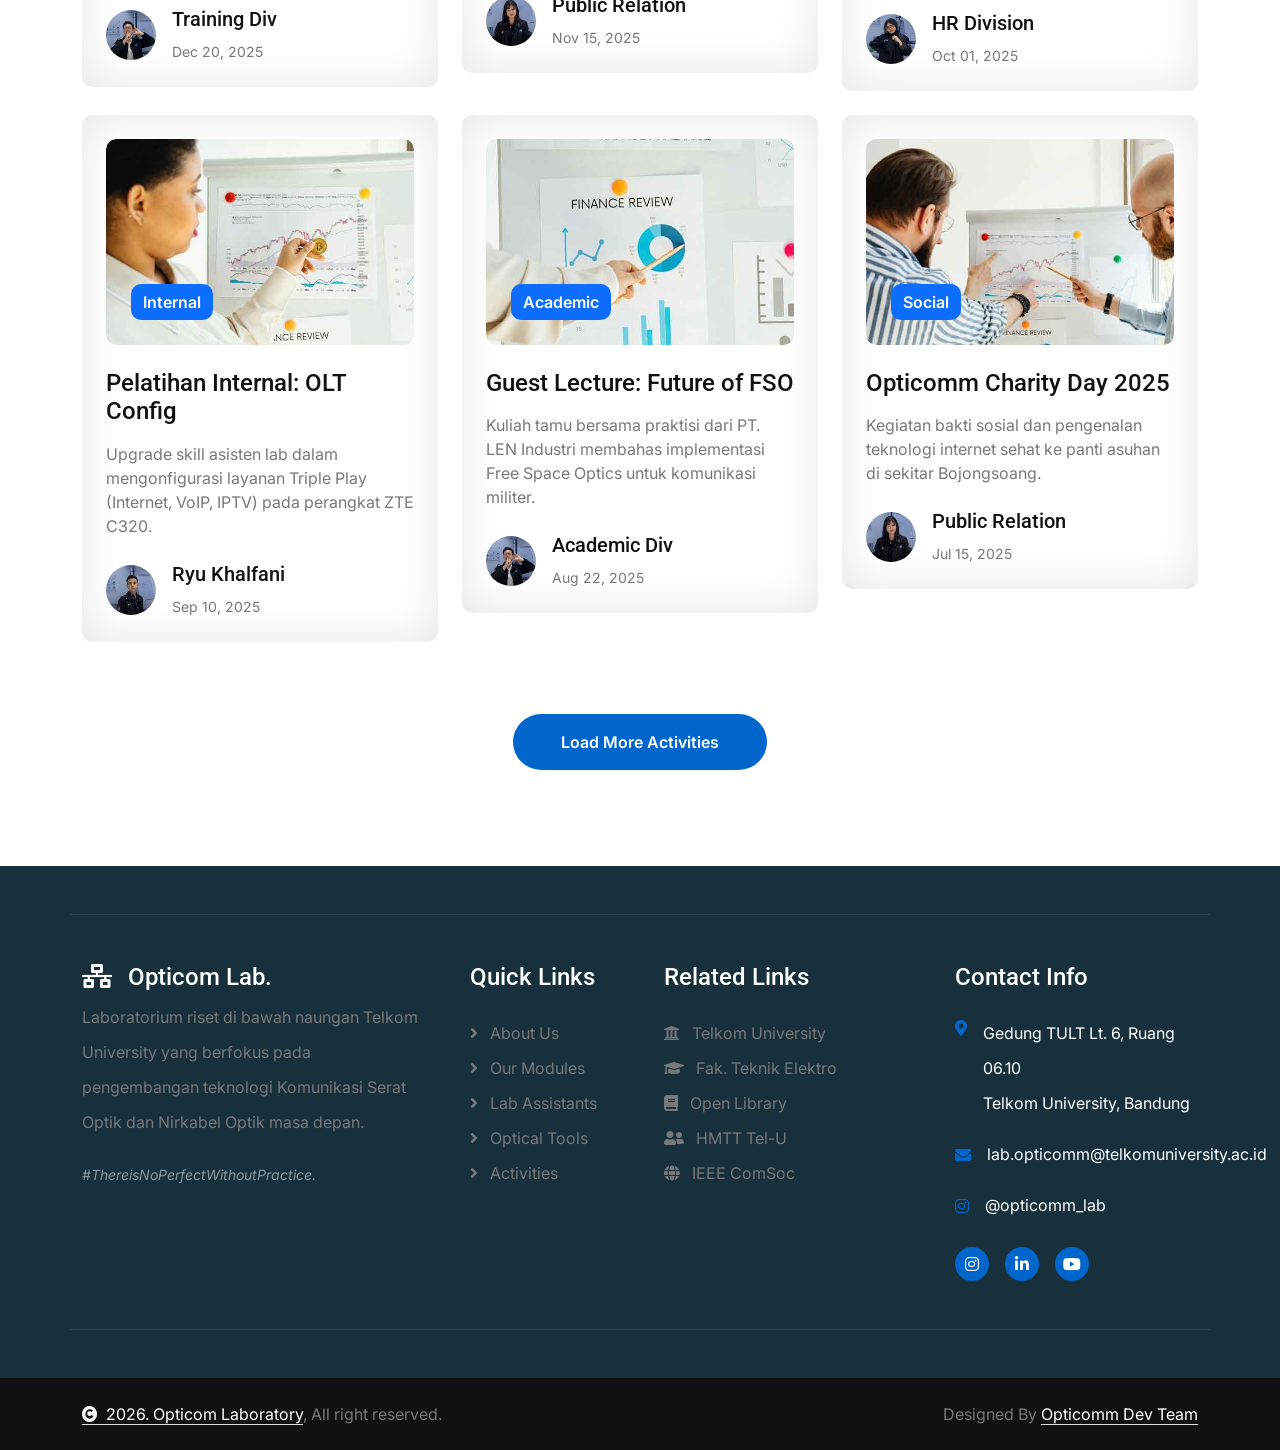
<file: blog.html>
<!DOCTYPE html>
<html lang="en">

<head>
    <meta charset="utf-8">
    <title>News & Activities - Opticomm Laboratory</title>
    <meta content="width=device-width, initial-scale=1.0" name="viewport">
    <meta content="" name="keywords">
    <meta content="" name="description">

    <link rel="preconnect" href="https://fonts.googleapis.com">
    <link rel="preconnect" href="https://fonts.gstatic.com" crossorigin>
    <link
        href="https://fonts.googleapis.com/css2?family=Inter:wght@100..900&family=Roboto:wght@400;500;700;900&display=swap"
        rel="stylesheet">

    <link rel="stylesheet" href="https://use.fontawesome.com/releases/v5.15.4/css/all.css" />
    <link href="https://cdn.jsdelivr.net/npm/bootstrap-icons@1.4.1/font/bootstrap-icons.css" rel="stylesheet">

    <link href="lib/animate/animate.min.css" rel="stylesheet">
    <link href="lib/lightbox/css/lightbox.min.css" rel="stylesheet">
    <link href="lib/owlcarousel/assets/owl.carousel.min.css" rel="stylesheet">

    <link href="css/bootstrap.min.css" rel="stylesheet">

    <link href="css/style.css" rel="stylesheet">
</head>

<body>

    <div id="spinner"
        class="show bg-white position-fixed translate-middle w-100 vh-100 top-50 start-50 d-flex align-items-center justify-content-center">
        <div class="spinner-border text-primary" style="width: 3rem; height: 3rem;" role="status">
            <span class="sr-only">Loading...</span>
        </div>
    </div>


    <div class="container-fluid position-relative p-0">
        <nav class="navbar navbar-expand-lg navbar-light px-4 px-lg-5 py-3 py-lg-0">
            <a href="index.html" class="navbar-brand p-0 d-flex align-items-center">
                <img src="img/logo-opticomm.png" alt="Logo" style="max-height: 55px; margin-right: 12px;">

                <div class="d-flex flex-column justify-content-center">
                    <h1 class="text-primary m-0" style="font-size: 24px; font-weight: 800; line-height: 1;">
                        OPTICOM LABORATORY
                    </h1>

                    <small class="text-secondary" style="font-size: 14px; font-weight: 500; letter-spacing: 0.5px;">
                        #ThereisNoPerfectWithoutPractice
                    </small>
                </div>
            </a>
            <button class="navbar-toggler" type="button" data-bs-toggle="collapse" data-bs-target="#navbarCollapse">
                <span class="fa fa-bars"></span>
            </button>
            <div class="collapse navbar-collapse" id="navbarCollapse">
                <div class="navbar-nav ms-auto py-0">
                    <a href="index.html" class="nav-item nav-link">Home</a>
                    <a href="about.html" class="nav-item nav-link">About</a>
                    <a href="service.html" class="nav-item nav-link">Services</a>
                    <a href="blog.html" class="nav-item nav-link active">Blogs</a>
                    <div class="nav-item dropdown">
                        <a href="#" class="nav-link" data-bs-toggle="dropdown">
                            <span class="dropdown-toggle">Pages</span>
                        </a>
                        <div class="dropdown-menu m-0">
                            <a href="feature.html" class="dropdown-item">Facilities & Tools</a>
                            <a href="team.html" class="dropdown-item">Our Team</a>                   
                            <a href="coming-soon.html" class="dropdown-item">Optical Tools <span class="badge bg-danger ms-2">New</span></a>
                            <a href="coming-soon.html" class="dropdown-item">ITU-T Standards</a>
                            <a href="coming-soon.html" class="dropdown-item">Recruitment</a>
                        </div>
                    </div>
                    <a href="contact.html" class="nav-item nav-link">Contact Us</a>
                </div>
                <a href="#" class="btn btn-primary rounded-pill py-2 px-4 my-3 my-lg-0 flex-shrink-0">Get Started</a>
            </div>
        </nav>

        <div class="container-fluid bg-breadcrumb blog-header">
            <div class="container text-center py-5" style="max-width: 900px;">
                <h4 class="text-white display-4 mb-4 wow fadeInDown" data-wow-delay="0.1s">News & Activities</h4>
                <ol class="breadcrumb d-flex justify-content-center mb-0 wow fadeInDown" data-wow-delay="0.3s">
                    <li class="breadcrumb-item"><a href="index.html">Home</a></li>
                    <li class="breadcrumb-item active text-primary">Blogs</li>
                </ol>
            </div>
        </div>
    </div>


    <div class="container-fluid blog py-5">
        <div class="container py-5">

            <div class="text-center mx-auto pb-5 wow fadeInUp" data-wow-delay="0.2s" style="max-width: 800px;">
                <h4 class="text-primary">Latest Updates</h4>
                <h1 class="display-5 mb-4">Life at Opticomm Laboratory</h1>
                <p class="mb-0">Dokumentasi kegiatan terbaru, prestasi mahasiswa, serta informasi akademik seputar
                    Laboratorium Opticomm.
                </p>
            </div>

            <div class="row g-4 justify-content-center">

                <div class="col-lg-12 wow fadeInUp" data-wow-delay="0.2s">

                    <div class="owl-carousel news-carousel">

                        <div class="blog-item p-4 h-100 border border-primary border-opacity-10 rounded">
                            <div class="row g-4 align-items-center">
                                <div class="col-md-6">
                                    <div class="blog-img overflow-hidden rounded">
                                        <img src="img/activity.jpg" class="img-fluid w-100" alt="">
                                    </div>
                                </div>
                                <div class="col-md-6">
                                    <div class="d-flex justify-content-between mb-3">
                                        <small class="text-body"><i class="fas fa-calendar-alt me-2"></i> Jan 25,
                                            2026</small>
                                        <small class="text-body"><i class="fas fa-folder me-2"></i> Achievement</small>
                                    </div>
                                    <a href="#" class="h2 d-inline-block mb-3">Tim Riset Opticomm Raih Gold Medal
                                        Gemastik 2025</a>
                                    <p class="mb-4">Tim yang diketuai oleh Ryu Khalfani berhasil menciptakan inovasi
                                        "Smart Li-Fi for Underwater Comm" dan menyabet juara pertama kategori Kota
                                        Cerdas.</p>
                                    <a href="#" class="btn btn-primary rounded-pill py-2 px-4">Read More <i
                                            class="fas fa-arrow-right ms-2"></i></a>
                                </div>
                            </div>
                        </div>

                        <div class="blog-item p-4 h-100 border border-primary border-opacity-10 rounded">
                            <div class="row g-4 align-items-center">
                                <div class="col-md-6">
                                    <div class="blog-img overflow-hidden rounded">
                                        <img src="img/activity.jpg" class="img-fluid w-100" alt="">
                                    </div>
                                </div>
                                <div class="col-md-6">
                                    <div class="d-flex justify-content-between mb-3">
                                        <small class="text-body"><i class="fas fa-calendar-alt me-2"></i> Jan 25,
                                            2026</small>
                                        <small class="text-body"><i class="fas fa-folder me-2"></i> Achievement</small>
                                    </div>
                                    <a href="#" class="h2 d-inline-block mb-3">Tim Riset Opticomm Raih Gold Medal
                                        Gemastik 2025</a>
                                    <p class="mb-4">Tim yang diketuai oleh Ryu Khalfani berhasil menciptakan inovasi
                                        "Smart Li-Fi for Underwater Comm" dan menyabet juara pertama kategori Kota
                                        Cerdas.</p>
                                    <a href="#" class="btn btn-primary rounded-pill py-2 px-4">Read More <i
                                            class="fas fa-arrow-right ms-2"></i></a>
                                </div>
                            </div>
                        </div>


                        <div class="blog-item p-4 h-100 border border-primary border-opacity-10 rounded">
                            <div class="row g-4 align-items-center">
                                <div class="col-md-6">
                                    <div class="blog-img overflow-hidden rounded">
                                        <img src="img/huawei.png" class="img-fluid w-100" alt="">
                                    </div>
                                </div>
                                <div class="col-md-6">
                                    <div class="d-flex justify-content-between mb-3">
                                        <small class="text-body"><i class="fas fa-calendar-alt me-2"></i> Feb 01,
                                            2026</small>
                                        <small class="text-body"><i class="fas fa-bullhorn me-2"></i>
                                            Announcement</small>
                                    </div>
                                    <a href="#" class="h2 d-inline-block mb-3">Grand Opening: Laboratorium Riset
                                        Baru</a>
                                    <p class="mb-4">Peresmian fasilitas baru Laboratorium Opticomm di Gedung TULT Lt. 10
                                        yang dilengkapi dengan perangkat FSO dan Dark Room modern.</p>
                                    <a href="#" class="btn btn-primary rounded-pill py-2 px-4">Read More <i
                                            class="fas fa-arrow-right ms-2"></i></a>
                                </div>
                            </div>
                        </div>

                    </div>
                </div>

                <div class="col-md-6 col-lg-4 wow fadeInUp" data-wow-delay="0.2s">
                    <div class="blog-item p-4">
                        <div class="blog-img mb-4">
                            <img src="img/service-1.jpg" class="img-fluid w-100 rounded" alt="">
                            <div class="blog-title">
                                <a href="#" class="btn btn-primary text-white">Workshop</a>
                            </div>
                        </div>
                        <a href="#" class="h4 d-inline-block mb-3">Workshop Fusion Splicing 2025</a>
                        <p class="mb-4">Pelatihan teknis penyambungan serat optik untuk mahasiswa angkatan 2024. Peserta
                            diajarkan standar K3 dan penggunaan alat.</p>
                        <div class="d-flex align-items-center">
                            <img src="img/dean.png" class="img-fluid rounded-circle" style="width: 50px; height: 50px;"
                                alt="">
                            <div class="ms-3">
                                <h5>Training Div</h5>
                                <small>Dec 20, 2025</small>
                            </div>
                        </div>
                    </div>
                </div>

                <div class="col-md-6 col-lg-4 wow fadeInUp" data-wow-delay="0.4s">
                    <div class="blog-item p-4">
                        <div class="blog-img mb-4">
                            <img src="img/huawei.png" class="img-fluid w-100 rounded" alt="">
                            <div class="blog-title">
                                <a href="#" class="btn btn-primary text-white">Visit</a>
                            </div>
                        </div>
                        <a href="#" class="h4 d-inline-block mb-3">Visit to Huawei Innovation Center</a>
                        <p class="mb-4">Studi lapangan melihat teknologi 5.5G dan Optical Core Network terbaru di kantor
                            pusat Huawei Indonesia, Jakarta.</p>
                        <div class="d-flex align-items-center">
                            <img src="img/josephine.png" class="img-fluid rounded-circle"
                                style="width: 50px; height: 50px;" alt="">
                            <div class="ms-3">
                                <h5>Public Relation</h5>
                                <small>Nov 15, 2025</small>
                            </div>
                        </div>
                    </div>
                </div>

                <div class="col-md-6 col-lg-4 wow fadeInUp" data-wow-delay="0.6s">
                    <div class="blog-item p-4">
                        <div class="blog-img mb-4">
                            <img src="img/oprec.png" class="img-fluid w-100 rounded" alt="">
                            <div class="blog-title">
                                <a href="#" class="btn btn-primary text-white">Recruitment</a>
                            </div>
                        </div>
                        <a href="#" class="h4 d-inline-block mb-3">Open Recruitment Asisten 2026</a>
                        <p class="mb-4">Panggilan untuk mahasiswa tingkat 2! Daftarkan dirimu segera untuk menjadi
                            bagian dari keluarga besar Laboratorium Opticomm.</p>
                        <div class="d-flex align-items-center">
                            <img src="img/faiza.png" class="img-fluid rounded-circle" style="width: 50px; height: 50px;"
                                alt="">
                            <div class="ms-3">
                                <h5>HR Division</h5>
                                <small>Oct 01, 2025</small>
                            </div>
                        </div>
                    </div>
                </div>

                <div class="col-md-6 col-lg-4 wow fadeInUp" data-wow-delay="0.2s">
                    <div class="blog-item p-4">
                        <div class="blog-img mb-4">
                            <img src="img/service-4.jpg" class="img-fluid w-100 rounded" alt="">
                            <div class="blog-title">
                                <a href="#" class="btn btn-primary text-white">Internal</a>
                            </div>
                        </div>
                        <a href="#" class="h4 d-inline-block mb-3">Pelatihan Internal: OLT Config</a>
                        <p class="mb-4">Upgrade skill asisten lab dalam mengonfigurasi layanan Triple Play (Internet,
                            VoIP, IPTV) pada perangkat ZTE C320.</p>
                        <div class="d-flex align-items-center">
                            <img src="img/ryu.png" class="img-fluid rounded-circle" style="width: 50px; height: 50px;"
                                alt="">
                            <div class="ms-3">
                                <h5>Ryu Khalfani</h5>
                                <small>Sep 10, 2025</small>
                            </div>
                        </div>
                    </div>
                </div>

                <div class="col-md-6 col-lg-4 wow fadeInUp" data-wow-delay="0.4s">
                    <div class="blog-item p-4">
                        <div class="blog-img mb-4">
                            <img src="img/service-5.jpg" class="img-fluid w-100 rounded" alt="">
                            <div class="blog-title">
                                <a href="#" class="btn btn-primary text-white">Academic</a>
                            </div>
                        </div>
                        <a href="#" class="h4 d-inline-block mb-3">Guest Lecture: Future of FSO</a>
                        <p class="mb-4">Kuliah tamu bersama praktisi dari PT. LEN Industri membahas implementasi Free
                            Space Optics untuk komunikasi militer.</p>
                        <div class="d-flex align-items-center">
                            <img src="img/dean.png" class="img-fluid rounded-circle" style="width: 50px; height: 50px;"
                                alt="">
                            <div class="ms-3">
                                <h5>Academic Div</h5>
                                <small>Aug 22, 2025</small>
                            </div>
                        </div>
                    </div>
                </div>

                <div class="col-md-6 col-lg-4 wow fadeInUp" data-wow-delay="0.6s">
                    <div class="blog-item p-4">
                        <div class="blog-img mb-4">
                            <img src="img/service-6.jpg" class="img-fluid w-100 rounded" alt="">
                            <div class="blog-title">
                                <a href="#" class="btn btn-primary text-white">Social</a>
                            </div>
                        </div>
                        <a href="#" class="h4 d-inline-block mb-3">Opticomm Charity Day 2025</a>
                        <p class="mb-4">Kegiatan bakti sosial dan pengenalan teknologi internet sehat ke panti asuhan di
                            sekitar Bojongsoang.</p>
                        <div class="d-flex align-items-center">
                            <img src="img/josephine.png" class="img-fluid rounded-circle"
                                style="width: 50px; height: 50px;" alt="">
                            <div class="ms-3">
                                <h5>Public Relation</h5>
                                <small>Jul 15, 2025</small>
                            </div>
                        </div>
                    </div>
                </div>

            </div>
            <div class="row g-4 mt-5">
                <div class="col-12 text-center wow fadeInUp" data-wow-delay="0.2s">
                    <a href="#" class="btn btn-primary rounded-pill py-3 px-5">Load More Activities</a>
                </div>
            </div>

        </div>
    </div>
    <div class="container-fluid footer py-5 wow fadeIn" data-wow-delay="0.2s">
        <div class="container py-5 border-start-0 border-end-0"
            style="border: 1px solid; border-color: rgba(255, 255, 255, 0.08);">
            <div class="row g-5">

                <div class="col-md-6 col-lg-6 col-xl-4">
                    <div class="footer-item">
                        <a class="p-0">
                            <h4 class="text-white"><i class="fas fa-network-wired me-3"></i>Opticom Lab.</h4>
                        </a>
                        <p class="mb-4">Laboratorium riset di bawah naungan Telkom University yang berfokus pada
                            pengembangan teknologi Komunikasi Serat Optik dan Nirkabel Optik masa depan.</p>

                        <div class="d-flex text-white-50">
                            <small><i>#ThereisNoPerfectWithoutPractice.</i></small>
                        </div>
                    </div>
                </div>

                <div class="col-md-6 col-lg-6 col-xl-2">
                    <div class="footer-item">
                        <h4 class="text-white mb-4">Quick Links</h4>
                        <a href="about.html"><i class="fas fa-angle-right me-2"></i> About Us</a>
                        <a href="service.html"><i class="fas fa-angle-right me-2"></i> Our Modules</a>
                        <a href="team.html"><i class="fas fa-angle-right me-2"></i> Lab Assistants</a>
                        <a href="coming-soon.html"><i class="fas fa-angle-right me-2"></i> Optical Tools</a>
                        <a href="blog.html"><i class="fas fa-angle-right me-2"></i> Activities</a>
                    </div>
                </div>

                <div class="col-md-6 col-lg-6 col-xl-3">
                    <div class="footer-item">
                        <h4 class="text-white mb-4">Related Links</h4>
                        <a href="https://telkomuniversity.ac.id" target="_blank"><i class="fas fa-university me-2"></i>
                            Telkom University</a>
                        <a href="https://www.instagram.com/fte.telkomuniversity/?hl=en" target="_blank"><i class="fas fa-graduation-cap me-2"></i> Fak. Teknik Elektro</a>
                        <a href="https://www.instagram.com/openlibrary.telu/?hl=en" target="_blank"><i class="fas fa-book me-2"></i> Open Library</a>
                        <a href="https://www.instagram.com/hmtt_telco/?hl=en" target="_blank"><i class="fas fa-user-friends me-2"></i> HMTT Tel-U</a>
                        <a href="https://www.comsoc.org/" target="_blank"><i class="fas fa-globe me-2"></i> IEEE ComSoc</a>
                    </div>
                </div>

                <div class="col-md-6 col-lg-6 col-xl-3">
                    <div class="footer-item">
                        <h4 class="text-white mb-4">Contact Info</h4>
                        <div class="d-flex align-items-start">
                            <i class="fas fa-map-marker-alt text-primary me-3 mt-1"></i>
                            <p class="text-white mb-0">Gedung TULT Lt. 6, Ruang 06.10<br>Telkom University, Bandung</p>
                        </div>
                        <div class="d-flex align-items-center my-3">
                            <i class="fas fa-envelope text-primary me-3"></i>
                            <p class="text-white mb-0">lab.opticomm@telkomuniversity.ac.id</p>
                        </div>
                        <div class="d-flex align-items-center mb-4">
                            <i class="fab fa-instagram text-primary me-3"></i>
                            <p class="text-white mb-0">@opticomm_lab</p>
                        </div>

                        <div class="d-flex">
                            <a class="btn btn-primary btn-sm-square rounded-circle me-3" href="https://www.instagram.com/opticommlaboratory/" target="_blank"><i
                                    class="fab fa-instagram text-white"></i></a>
                            <a class="btn btn-primary btn-sm-square rounded-circle me-3" href="https://www.linkedin.com/company/optical-communication-laboratory/" target="_blank"><i
                                    class="fab fa-linkedin-in text-white"></i></a>
                            <a class="btn btn-primary btn-sm-square rounded-circle me-0" href="https://www.youtube.com/@OpticommLaboratoryTel-U" target="_blank"><i
                                    class="fab fa-youtube text-white"></i></a>
                        </div>
                    </div>
                </div>
            </div>
        </div>
    </div>
    <div class="container-fluid copyright py-4">
        <div class="container">
            <div class="row g-4 align-items-center">
                <div class="col-md-6 text-center text-md-start mb-md-0">
                    <span class="text-body"><a class="border-bottom text-white"><i
                                class="fas fa-copyright text-light me-2"></i>2026. Opticom Laboratory</a>, All right
                        reserved.</span>
                </div>
                <div class="col-md-6 text-center text-md-end text-body">
                    Designed By <a class="border-bottom text-white">Opticomm Dev Team</a>
                </div>
            </div>
        </div>
    </div>
    <a href="#" class="btn btn-primary btn-lg-square rounded-circle back-to-top"><i class="fa fa-arrow-up"></i></a>


    <script src="https://ajax.googleapis.com/ajax/libs/jquery/3.6.4/jquery.min.js"></script>
    <script src="https://cdn.jsdelivr.net/npm/bootstrap@5.0.0/dist/js/bootstrap.bundle.min.js"></script>
    <script src="lib/wow/wow.min.js"></script>
    <script src="lib/easing/easing.min.js"></script>
    <script src="lib/waypoints/waypoints.min.js"></script>
    <script src="lib/counterup/counterup.min.js"></script>
    <script src="lib/lightbox/js/lightbox.min.js"></script>
    <script src="lib/owlcarousel/owl.carousel.min.js"></script>


    <script src="js/main.js"></script>
</body>

</html>
</file>
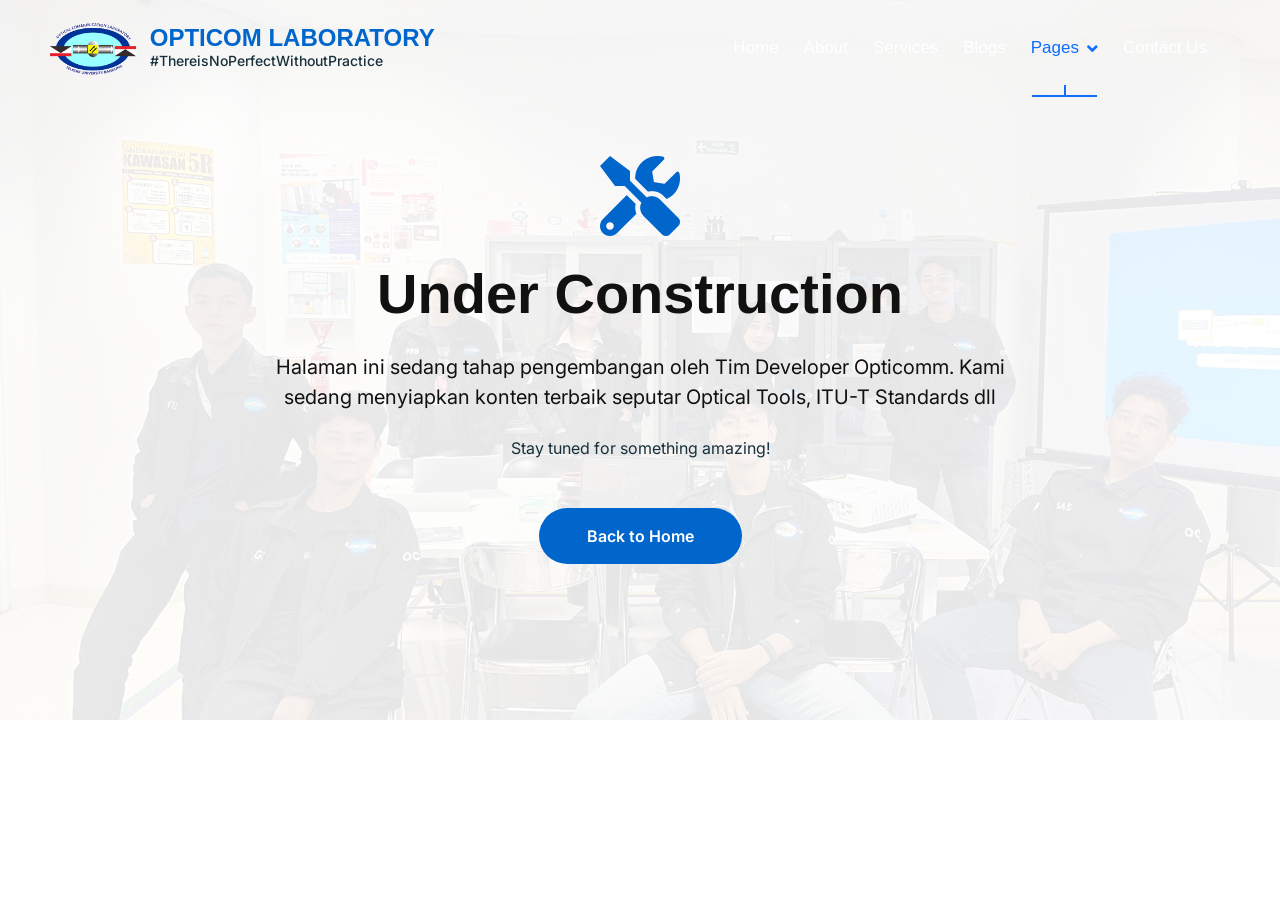
<file: coming-soon.html>
<!DOCTYPE html>
<html lang="en">

<head>
    <meta charset="utf-8">
    <title>Coming Soon - Opticomm Laboratory</title>
    <meta content="width=device-width, initial-scale=1.0" name="viewport">

    <link rel="preconnect" href="https://fonts.googleapis.com">
    <link rel="preconnect" href="https://fonts.gstatic.com" crossorigin>
    <link href="https://fonts.googleapis.com/css2?family=Inter:wght@400;700&display=swap" rel="stylesheet"> 

    <link rel="stylesheet" href="https://use.fontawesome.com/releases/v5.15.4/css/all.css"/>
    <link href="https://cdn.jsdelivr.net/npm/bootstrap-icons@1.4.1/font/bootstrap-icons.css" rel="stylesheet">

    <link href="css/bootstrap.min.css" rel="stylesheet">

    <link href="css/style.css" rel="stylesheet">
</head>

<body>

    <div class="container-fluid position-relative p-0">
        <nav class="navbar navbar-expand-lg navbar-light px-4 px-lg-5 py-3 py-lg-0">
            <a href="index.html" class="navbar-brand p-0 d-flex align-items-center">
                <img src="img/logo-opticomm.png" alt="Logo" style="max-height: 55px; margin-right: 12px;">
                <div class="d-flex flex-column justify-content-center">
                    <h1 class="text-primary m-0" style="font-size: 24px; font-weight: 800; line-height: 1;">OPTICOM LABORATORY</h1>
                    <small class="text-secondary" style="font-size: 14px; font-weight: 500;">#ThereisNoPerfectWithoutPractice</small>
                </div>
            </a>
            <button class="navbar-toggler" type="button" data-bs-toggle="collapse" data-bs-target="#navbarCollapse">
                <span class="fa fa-bars"></span>
            </button>
            <div class="collapse navbar-collapse" id="navbarCollapse">
                <div class="navbar-nav ms-auto py-0">
                    <a href="index.html" class="nav-item nav-link">Home</a>
                    <a href="about.html" class="nav-item nav-link">About</a>
                    <a href="service.html" class="nav-item nav-link">Services</a>
                    <a href="blog.html" class="nav-item nav-link">Blogs</a>
                    <div class="nav-item dropdown">
                        <a href="#" class="nav-link active" data-bs-toggle="dropdown">
                            <span class="dropdown-toggle">Pages</span>
                        </a>
                        <div class="dropdown-menu m-0">
                            <a href="feature.html" class="dropdown-item">Facilities & Tools</a>
                            <a href="team.html" class="dropdown-item">Our team</a>
                            <a href="coming-soon.html" class="dropdown-item active">Optical Tools <span class="badge bg-danger ms-2">New</span></a>
                            <a href="coming-soon.html" class="dropdown-item">ITU-T Standards</a>
                            <a href="coming-soon.html" class="dropdown-item">Recruitment</a>
                        </div>
                    </div>
                    <a href="contact.html" class="nav-item nav-link">Contact Us</a>
                </div>
            </div>
        </nav>
    </div>

    <div class="container-fluid py-5 d-flex align-items-center justify-content-center" style="min-height: 80vh; background: linear-gradient(rgba(255, 255, 255, 0.9), rgba(255, 255, 255, 0.9)), url('img/full-asisten.jpeg'); background-size: cover; background-position: center;">
        <div class="container text-center wow fadeInUp" data-wow-delay="0.2s">
            <div class="row justify-content-center">
                <div class="col-lg-8">
                    <i class="fas fa-tools fa-5x text-primary mb-4"></i>
                    <h1 class="display-4 mb-4">Under Construction</h1>
                    <p class="mb-4 fs-5 text-dark">Halaman ini sedang tahap pengembangan oleh Tim Developer Opticomm. Kami sedang menyiapkan konten terbaik seputar Optical Tools, ITU-T Standards dll </p>
                    <p class="mb-5 text-secondary">Stay tuned for something amazing!</p>
                    <a class="btn btn-primary rounded-pill py-3 px-5" href="index.html">Back to Home</a>
                </div>
            </div>
        </div>
    </div>

    <script src="https://ajax.googleapis.com/ajax/libs/jquery/3.6.4/jquery.min.js"></script>
    <script src="https://cdn.jsdelivr.net/npm/bootstrap@5.0.0/dist/js/bootstrap.bundle.min.js"></script>
    <script src="lib/wow/wow.min.js"></script>
    <script src="lib/easing/easing.min.js"></script>
    <script src="lib/waypoints/waypoints.min.js"></script>
    <script src="lib/counterup/counterup.min.js"></script>
    <script src="lib/owlcarousel/owl.carousel.min.js"></script>
    <script src="js/main.js"></script>
</body>
</html>
</file>
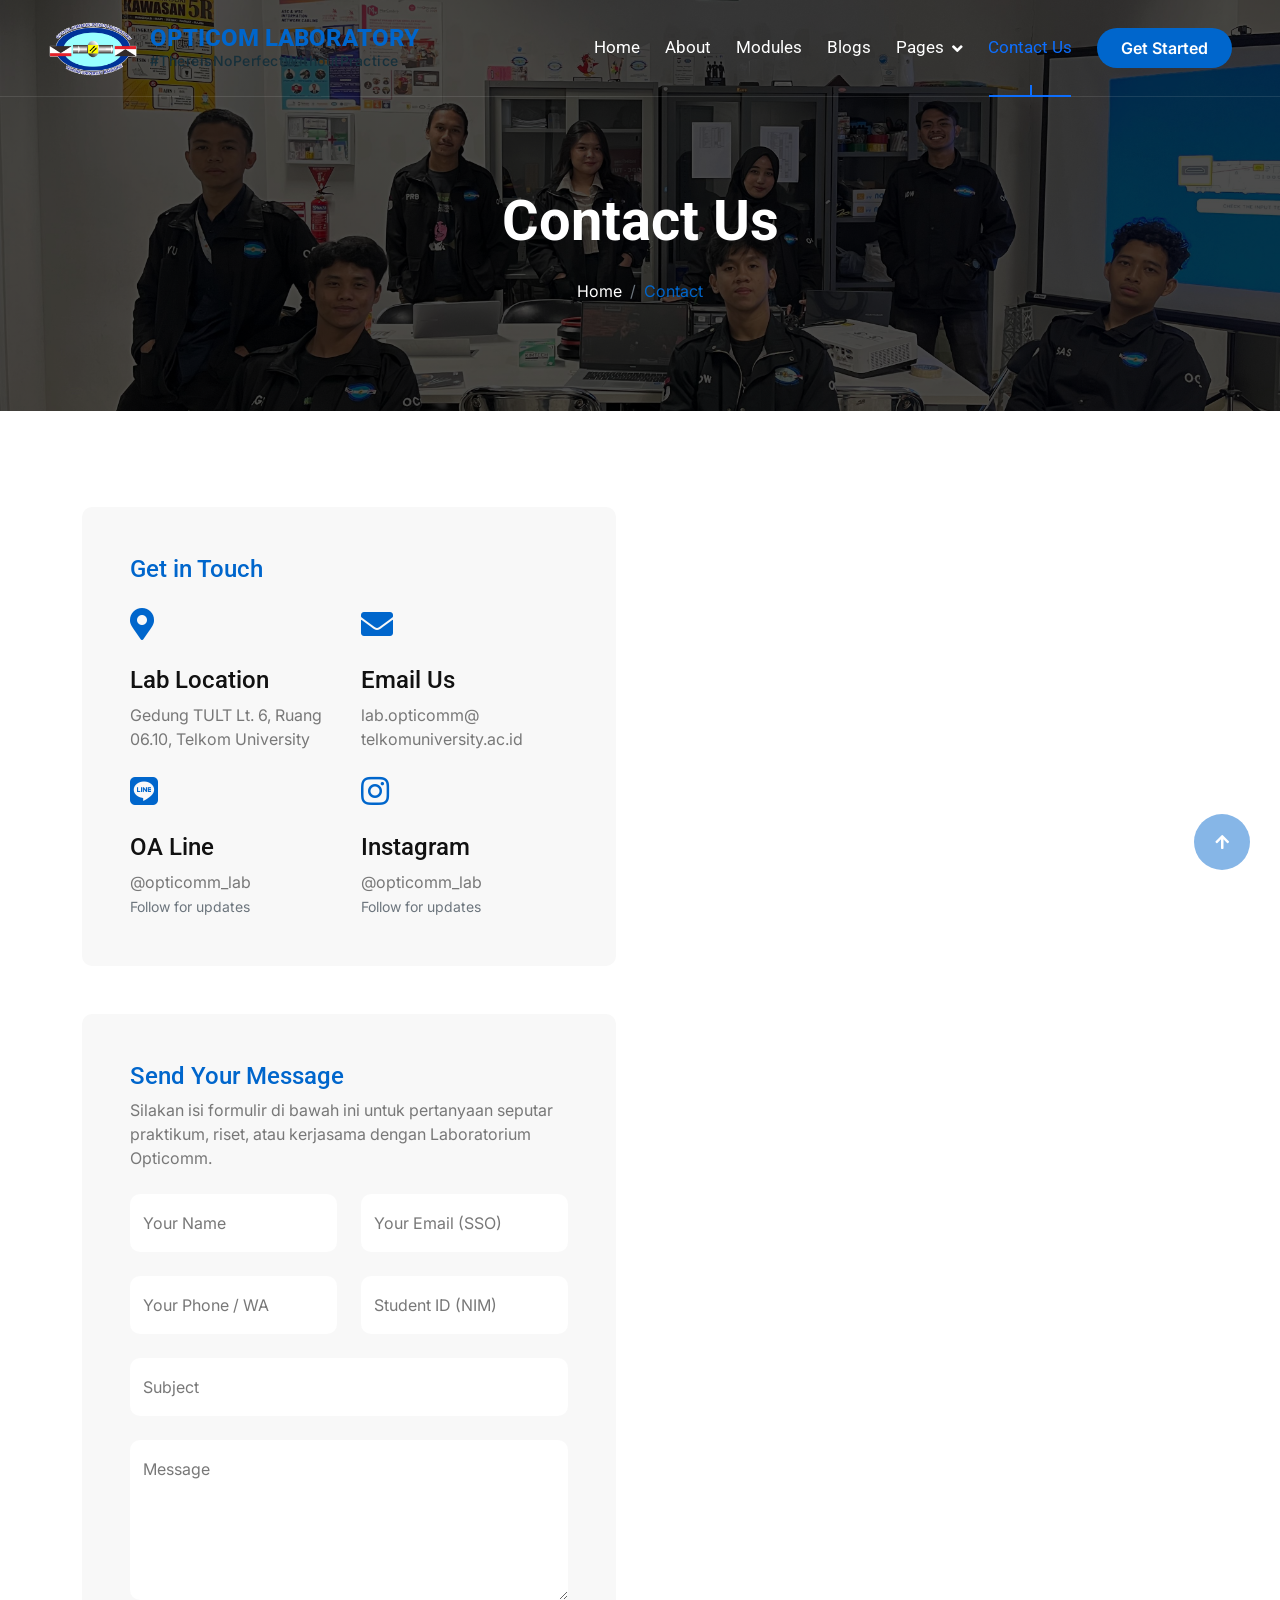
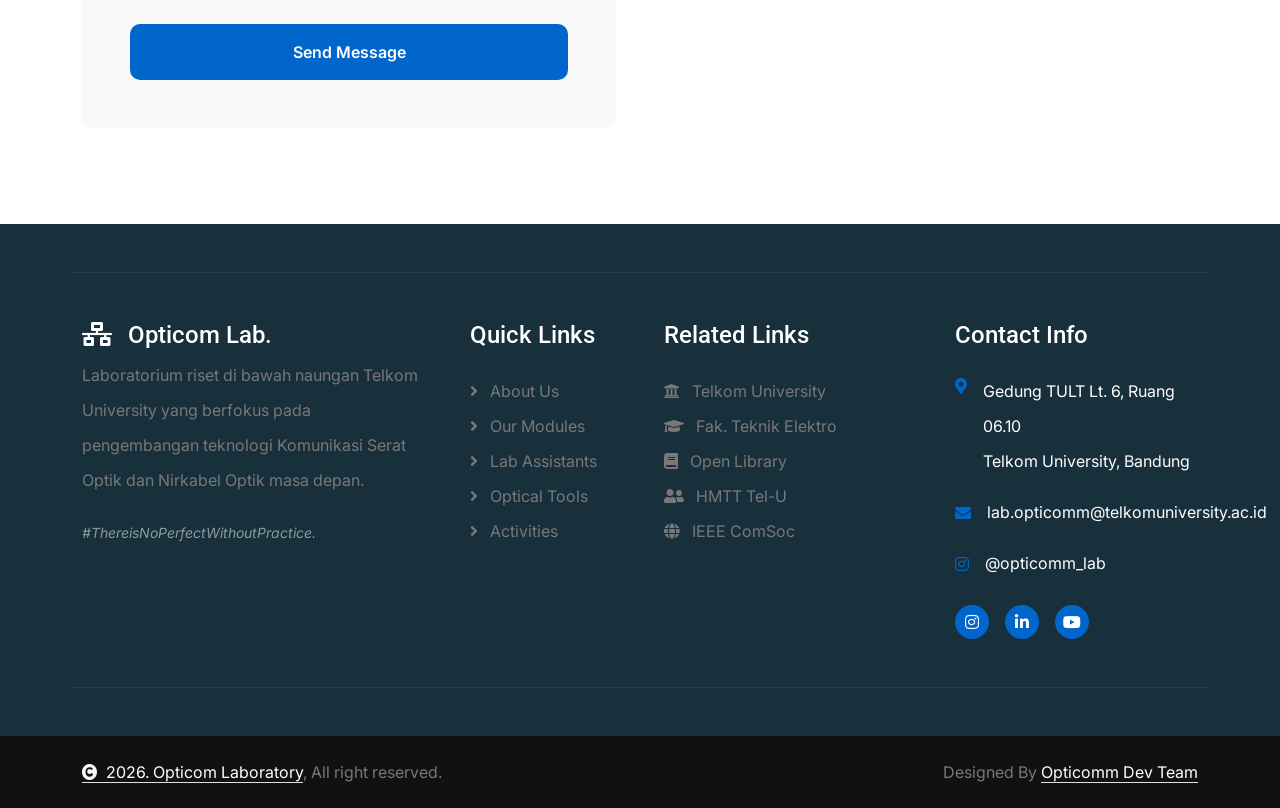
<file: contact.html>
<!DOCTYPE html>
<html lang="en">

<head>
    <meta charset="utf-8">
    <title>Contact Us - Opticomm Laboratory</title>
    <meta content="width=device-width, initial-scale=1.0" name="viewport">
    <meta content="" name="keywords">
    <meta content="" name="description">

    <!-- Google Web Fonts -->
    <link rel="preconnect" href="https://fonts.googleapis.com">
    <link rel="preconnect" href="https://fonts.gstatic.com" crossorigin>
    <link
        href="https://fonts.googleapis.com/css2?family=Inter:wght@100..900&family=Roboto:wght@400;500;700;900&display=swap"
        rel="stylesheet">

    <!-- Icon Font Stylesheet -->
    <link rel="stylesheet" href="https://use.fontawesome.com/releases/v5.15.4/css/all.css" />
    <link href="https://cdn.jsdelivr.net/npm/bootstrap-icons@1.4.1/font/bootstrap-icons.css" rel="stylesheet">

    <!-- Libraries Stylesheet -->
    <link href="lib/animate/animate.min.css" rel="stylesheet">
    <link href="lib/lightbox/css/lightbox.min.css" rel="stylesheet">
    <link href="lib/owlcarousel/assets/owl.carousel.min.css" rel="stylesheet">


    <!-- Customized Bootstrap Stylesheet -->
    <link href="css/bootstrap.min.css" rel="stylesheet">

    <!-- Template Stylesheet -->
    <link href="css/style.css" rel="stylesheet">
</head>

<body>

    <!-- Spinner Start -->
    <div id="spinner"
        class="show bg-white position-fixed translate-middle w-100 vh-100 top-50 start-50 d-flex align-items-center justify-content-center">
        <div class="spinner-border text-primary" style="width: 3rem; height: 3rem;" role="status">
            <span class="sr-only">Loading...</span>
        </div>
    </div>
    <!-- Spinner End -->

    <!-- Topbar Start -->

    <!-- Topbar End -->

    <!-- Navbar & Hero Start -->
    <div class="container-fluid position-relative p-0">
        <nav class="navbar navbar-expand-lg navbar-light px-4 px-lg-5 py-3 py-lg-0">
            <a href="index.html" class="navbar-brand p-0 d-flex align-items-center">
                <img src="img/logo-opticomm.png" alt="Logo" style="max-height: 55px; margin-right: 12px;">

                <div class="d-flex flex-column justify-content-center">
                    <h1 class="text-primary m-0" style="font-size: 24px; font-weight: 800; line-height: 1;">
                        OPTICOM LABORATORY
                    </h1>

                    <small class="text-secondary" style="font-size: 14px; font-weight: 500; letter-spacing: 0.5px;">
                        #ThereisNoPerfectWithoutPractice
                    </small>
                </div>
            </a>
            <button class="navbar-toggler" type="button" data-bs-toggle="collapse" data-bs-target="#navbarCollapse">
                <span class="fa fa-bars"></span>
            </button>
            <div class="collapse navbar-collapse" id="navbarCollapse">
                <div class="navbar-nav ms-auto py-0">
                    <a href="index.html" class="nav-item nav-link">Home</a>
                    <a href="about.html" class="nav-item nav-link">About</a>
                    <a href="service.html" class="nav-item nav-link">Modules</a>
                    <a href="blog.html" class="nav-item nav-link">Blogs</a>
                    <div class="nav-item dropdown">
                        <a href="#" class="nav-link" data-bs-toggle="dropdown">
                            <span class="dropdown-toggle">Pages</span>
                        </a>
                        <div class="dropdown-menu m-0">
                            <a href="feature.html" class="dropdown-item">Facilities & Tools</a>
                            <a href="team.html" class="dropdown-item">Our Team</a>                   
                            <a href="coming-soon.html" class="dropdown-item">Optical Tools <span class="badge bg-danger ms-2">New</span></a>
                            <a href="coming-soon.html" class="dropdown-item">ITU-T Standards</a>
                            <a href="coming-soon.html" class="dropdown-item">Recruitment</a>
                        </div>
                    </div>
                    <a href="contact.html" class="nav-item nav-link active">Contact Us</a>
                </div>
                <a href="#" class="btn btn-primary rounded-pill py-2 px-4 my-3 my-lg-0 flex-shrink-0">Get Started</a>
            </div>
        </nav>

        <!-- Header Start -->
        <div class="container-fluid bg-breadcrumb contact-header">
            <div class="container text-center py-5" style="max-width: 900px;">
                <h4 class="text-white display-4 mb-4 wow fadeInDown" data-wow-delay="0.1s">Contact Us</h4>
                <ol class="breadcrumb d-flex justify-content-center mb-0 wow fadeInDown" data-wow-delay="0.3s">
                    <li class="breadcrumb-item"><a href="index.html">Home</a></li>
                    <li class="breadcrumb-item active text-primary">Contact</li>
                </ol>
            </div>
        </div>
        <!-- Header End -->
    </div>
    <!-- Navbar & Hero End -->

    <!-- Contact Start -->
    <div class="container-fluid contact py-5">
        <div class="container py-5">
            <div class="row g-5">
                <div class="col-xl-6">
                    <div class="wow fadeInUp" data-wow-delay="0.2s">
                        <div class="bg-light rounded p-5 mb-5">
                            <h4 class="text-primary mb-4">Get in Touch</h4>
                            <div class="row g-4">
                                <div class="col-md-6">
                                    <div class="contact-add-item">
                                        <div class="contact-icon text-primary mb-4">
                                            <i class="fas fa-map-marker-alt fa-2x"></i>
                                        </div>
                                        <div>
                                            <h4>Lab Location</h4>
                                            <p class="mb-0">Gedung TULT Lt. 6, Ruang 06.10, Telkom University</p>
                                        </div>
                                    </div>
                                </div>
                                <div class="col-md-6">
                                    <div class="contact-add-item">
                                        <div class="contact-icon text-primary mb-4">
                                            <i class="fas fa-envelope fa-2x"></i>
                                        </div>
                                        <div>
                                            <h4>Email Us</h4>
                                            <p class="mb-0">lab.opticomm@<br>telkomuniversity.ac.id</p>
                                        </div>
                                    </div>
                                </div>
                                <div class="col-md-6">
                                    <div class="contact-add-item">
                                        <div class="contact-icon text-primary mb-4">
                                            <i class="fab fa-line fa-2x"></i>
                                        </div>
                                        <div>
                                            <h4>OA Line</h4>
                                            <p class="mb-0">@opticomm_lab</p>
                                            <small class="text-muted">Follow for updates</small>
                                        </div>
                                    </div>
                                </div>
                                <div class="col-md-6">
                                    <div class="contact-add-item">
                                        <div class="contact-icon text-primary mb-4">
                                            <i class="fab fa-instagram fa-2x"></i>
                                        </div>
                                        <div>
                                            <h4>Instagram</h4>
                                            <p class="mb-0">@opticomm_lab</p>
                                            <small class="text-muted">Follow for updates</small>
                                        </div>
                                    </div>
                                </div>
                            </div>
                        </div>
                        <div class="bg-light p-5 rounded h-100 wow fadeInUp" data-wow-delay="0.2s">
                            <h4 class="text-primary">Send Your Message</h4>
                            <p class="mb-4">Silakan isi formulir di bawah ini untuk pertanyaan seputar praktikum, riset,
                                atau kerjasama dengan Laboratorium Opticomm.</p>
                            <form>
                                <div class="row g-4">
                                    <div class="col-lg-12 col-xl-6">
                                        <div class="form-floating">
                                            <input type="text" class="form-control border-0" id="name"
                                                placeholder="Your Name">
                                            <label for="name">Your Name</label>
                                        </div>
                                    </div>
                                    <div class="col-lg-12 col-xl-6">
                                        <div class="form-floating">
                                            <input type="email" class="form-control border-0" id="email"
                                                placeholder="Your Email">
                                            <label for="email">Your Email (SSO)</label>
                                        </div>
                                    </div>
                                    <div class="col-lg-12 col-xl-6">
                                        <div class="form-floating">
                                            <input type="phone" class="form-control border-0" id="phone"
                                                placeholder="Phone">
                                            <label for="phone">Your Phone / WA</label>
                                        </div>
                                    </div>
                                    <div class="col-lg-12 col-xl-6">
                                        <div class="form-floating">
                                            <input type="text" class="form-control border-0" id="nim" placeholder="NIM">
                                            <label for="nim">Student ID (NIM)</label>
                                        </div>
                                    </div>
                                    <div class="col-12">
                                        <div class="form-floating">
                                            <input type="text" class="form-control border-0" id="subject"
                                                placeholder="Subject">
                                            <label for="subject">Subject</label>
                                        </div>
                                    </div>
                                    <div class="col-12">
                                        <div class="form-floating">
                                            <textarea class="form-control border-0" placeholder="Leave a message here"
                                                id="message" style="height: 160px"></textarea>
                                            <label for="message">Message</label>
                                        </div>
                                    </div>
                                    <div class="col-12">
                                        <button class="btn btn-primary w-100 py-3">Send Message</button>
                                    </div>
                                </div>
                            </form>
                        </div>
                    </div>
                </div>
                <div class="col-xl-6 wow fadeInRight" data-wow-delay="0.2s">
                    <div class="rounded h-100">
                        <iframe class="rounded h-100 w-100" style="height: 400px;"
                            src="https://www.google.com/maps/embed?pb=!1m18!1m12!1m3!1d1980.1699778620039!2d107.62884837147855!3d-6.969161380107749!2m3!1f0!2f0!3f0!3m2!1i1024!2i768!4f13.1!3m3!1m2!1s0x2e68e939d9cb2861%3A0xcda9fa8b3eb22d52!2sOptical%20Communication%20Laboratory%20Telkom%20University!5e0!3m2!1sen!2sid!4v1769855796067!5m2!1sen!2sid"
                            loading="lazy" referrerpolicy="no-referrer-when-downgrade"></iframe>
                    </div>
                </div>


            </div>
        </div>
    </div>
    <!-- Contact End -->

    <!-- Footer Start -->
    <div class="container-fluid footer py-5 wow fadeIn" data-wow-delay="0.2s">
        <div class="container py-5 border-start-0 border-end-0"
            style="border: 1px solid; border-color: rgba(255, 255, 255, 0.08);">
            <div class="row g-5">

                <div class="col-md-6 col-lg-6 col-xl-4">
                    <div class="footer-item">
                        <a class="p-0">
                            <h4 class="text-white"><i class="fas fa-network-wired me-3"></i>Opticom Lab.</h4>
                        </a>
                        <p class="mb-4">Laboratorium riset di bawah naungan Telkom University yang berfokus pada
                            pengembangan teknologi Komunikasi Serat Optik dan Nirkabel Optik masa depan.</p>

                        <div class="d-flex text-white-50">
                            <small><i>#ThereisNoPerfectWithoutPractice.</i></small>
                        </div>
                    </div>
                </div>

                <div class="col-md-6 col-lg-6 col-xl-2">
                    <div class="footer-item">
                        <h4 class="text-white mb-4">Quick Links</h4>
                        <a href="about.html"><i class="fas fa-angle-right me-2"></i> About Us</a>
                        <a href="service.html"><i class="fas fa-angle-right me-2"></i> Our Modules</a>
                        <a href="team.html"><i class="fas fa-angle-right me-2"></i> Lab Assistants</a>
                        <a href="coming-soon.html"><i class="fas fa-angle-right me-2"></i> Optical Tools</a>
                        <a href="blog.html"><i class="fas fa-angle-right me-2"></i> Activities</a>
                    </div>
                </div>

                <div class="col-md-6 col-lg-6 col-xl-3">
                    <div class="footer-item">
                        <h4 class="text-white mb-4">Related Links</h4>
                        <a href="https://telkomuniversity.ac.id" target="_blank"><i class="fas fa-university me-2"></i>
                            Telkom University</a>
                        <a href="https://www.instagram.com/fte.telkomuniversity/?hl=en" target="_blank"><i class="fas fa-graduation-cap me-2"></i> Fak. Teknik Elektro</a>
                        <a href="https://www.instagram.com/openlibrary.telu/?hl=en" target="_blank"><i class="fas fa-book me-2"></i> Open Library</a>
                        <a href="https://www.instagram.com/hmtt_telco/?hl=en" target="_blank"><i class="fas fa-user-friends me-2"></i> HMTT Tel-U</a>
                        <a href="https://www.comsoc.org/" target="_blank"><i class="fas fa-globe me-2"></i> IEEE ComSoc</a>
                    </div>
                </div>

                <div class="col-md-6 col-lg-6 col-xl-3">
                    <div class="footer-item">
                        <h4 class="text-white mb-4">Contact Info</h4>
                        <div class="d-flex align-items-start">
                            <i class="fas fa-map-marker-alt text-primary me-3 mt-1"></i>
                            <p class="text-white mb-0">Gedung TULT Lt. 6, Ruang 06.10<br>Telkom University, Bandung</p>
                        </div>
                        <div class="d-flex align-items-center my-3">
                            <i class="fas fa-envelope text-primary me-3"></i>
                            <p class="text-white mb-0">lab.opticomm@telkomuniversity.ac.id</p>
                        </div>
                        <div class="d-flex align-items-center mb-4">
                            <i class="fab fa-instagram text-primary me-3"></i>
                            <p class="text-white mb-0">@opticomm_lab</p>
                        </div>

                        <div class="d-flex">
                            <a class="btn btn-primary btn-sm-square rounded-circle me-3" href="https://www.instagram.com/opticommlaboratory/" target="_blank"><i
                                    class="fab fa-instagram text-white"></i></a>
                            <a class="btn btn-primary btn-sm-square rounded-circle me-3" href="https://www.linkedin.com/company/optical-communication-laboratory/" target="_blank"><i
                                    class="fab fa-linkedin-in text-white"></i></a>
                            <a class="btn btn-primary btn-sm-square rounded-circle me-0" href="https://www.youtube.com/@OpticommLaboratoryTel-U" target="_blank"><i
                                    class="fab fa-youtube text-white"></i></a>
                        </div>
                    </div>
                </div>
            </div>
        </div>
    </div>
    <div class="container-fluid copyright py-4">
        <div class="container">
            <div class="row g-4 align-items-center">
                <div class="col-md-6 text-center text-md-start mb-md-0">
                    <span class="text-body"><a class="border-bottom text-white"><i
                                class="fas fa-copyright text-light me-2"></i>2026. Opticom Laboratory</a>, All right
                        reserved.</span>
                </div>
                <div class="col-md-6 text-center text-md-end text-body">
                    Designed By <a class="border-bottom text-white">Opticomm Dev Team</a>
                </div>
            </div>
        </div>
    </div>

    <!-- Footer End-->


    <!-- Back to Top -->
    <a href="#" class="btn btn-primary btn-lg-square rounded-circle back-to-top"><i class="fa fa-arrow-up"></i></a>


    <!-- JavaScript Libraries -->
    <script src="https://ajax.googleapis.com/ajax/libs/jquery/3.6.4/jquery.min.js"></script>
    <script src="https://cdn.jsdelivr.net/npm/bootstrap@5.0.0/dist/js/bootstrap.bundle.min.js"></script>
    <script src="lib/wow/wow.min.js"></script>
    <script src="lib/easing/easing.min.js"></script>
    <script src="lib/waypoints/waypoints.min.js"></script>
    <script src="lib/counterup/counterup.min.js"></script>
    <script src="lib/lightbox/js/lightbox.min.js"></script>
    <script src="lib/owlcarousel/owl.carousel.min.js"></script>


    <!-- Template Javascript -->
    <script src="js/main.js"></script>
</body>

</html>
</file>
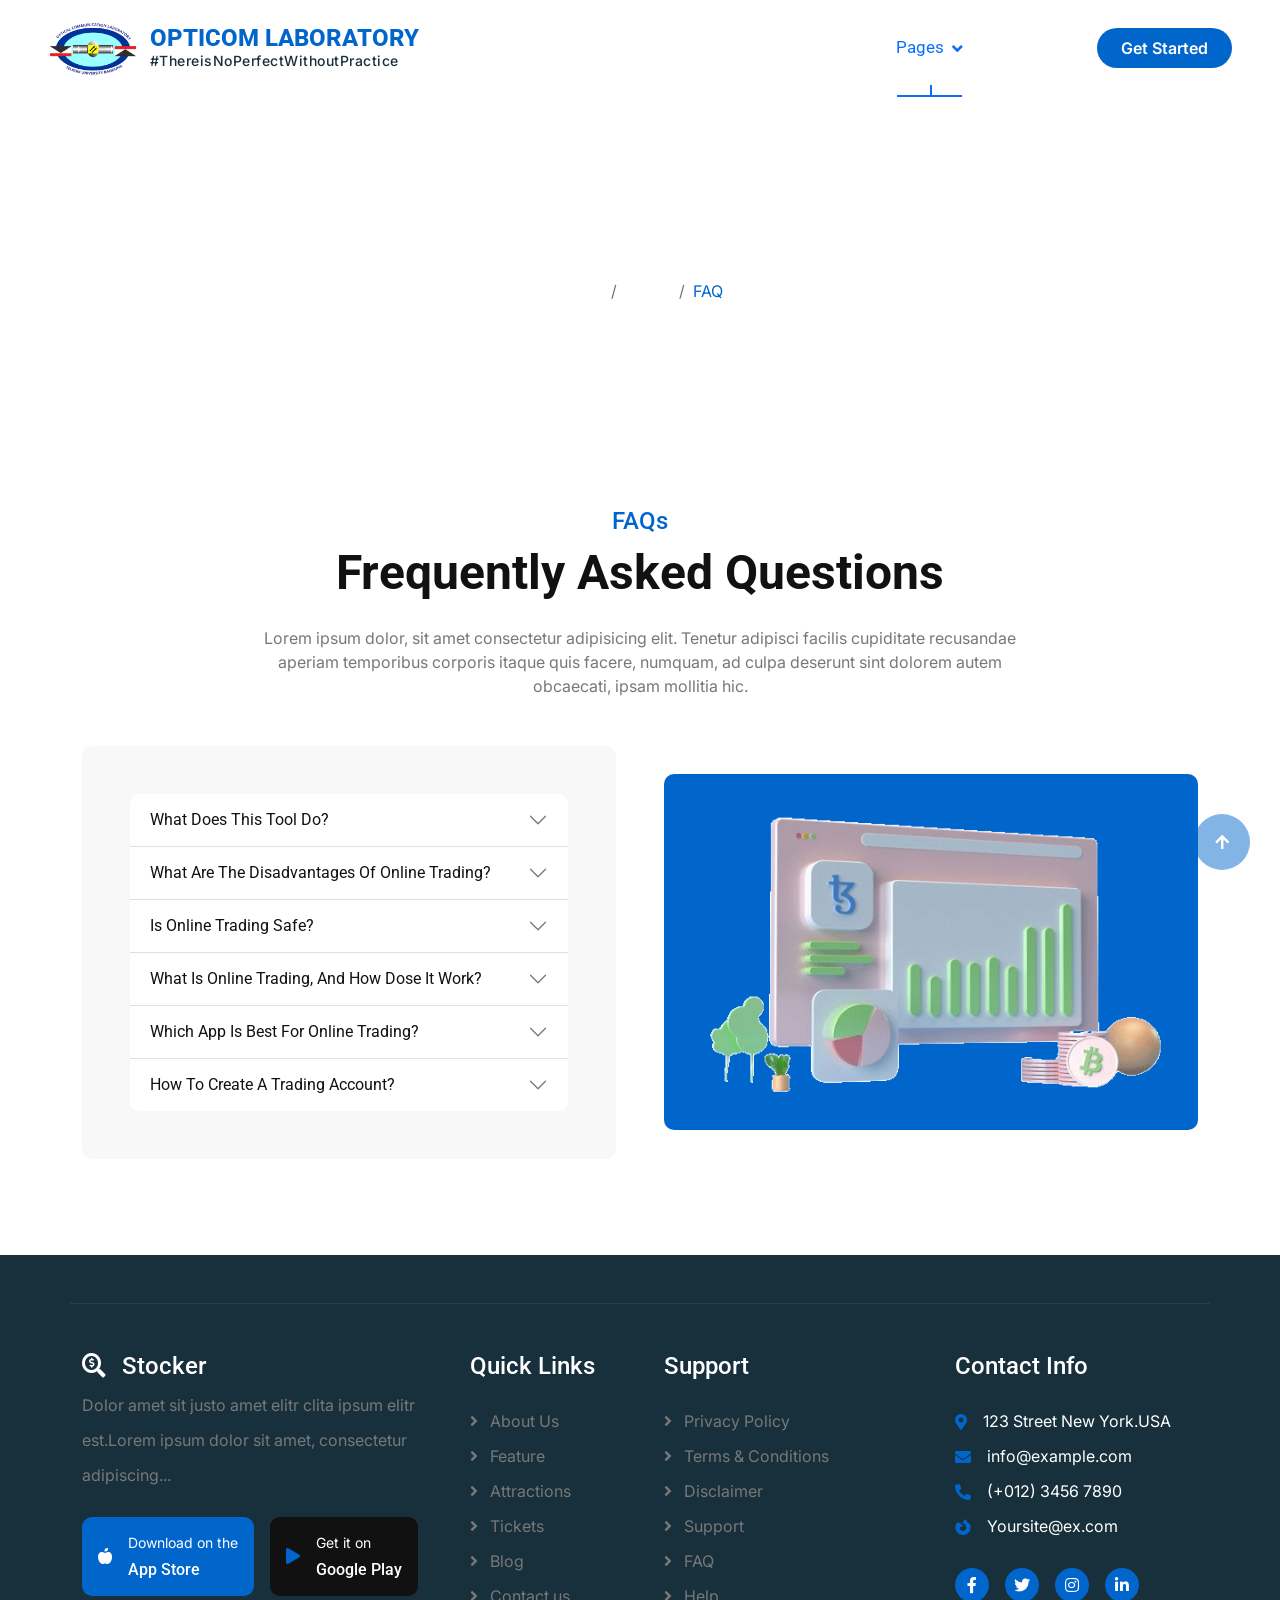
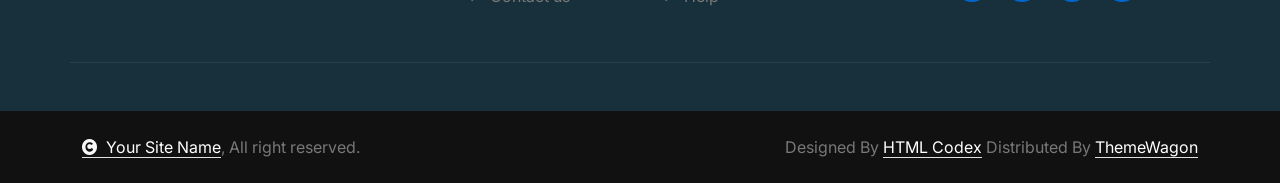
<file: FAQ.html>
<!DOCTYPE html>
<html lang="en">

    <head>
        <meta charset="utf-8">
        <title>Stocker - Stock Market Website Template</title>
        <meta content="width=device-width, initial-scale=1.0" name="viewport">
        <meta content="" name="keywords">
        <meta content="" name="description">

        <!-- Google Web Fonts -->
        <link rel="preconnect" href="https://fonts.googleapis.com">
        <link rel="preconnect" href="https://fonts.gstatic.com" crossorigin>
        <link href="https://fonts.googleapis.com/css2?family=Inter:wght@100..900&family=Roboto:wght@400;500;700;900&display=swap" rel="stylesheet"> 

        <!-- Icon Font Stylesheet -->
        <link rel="stylesheet" href="https://use.fontawesome.com/releases/v5.15.4/css/all.css"/>
        <link href="https://cdn.jsdelivr.net/npm/bootstrap-icons@1.4.1/font/bootstrap-icons.css" rel="stylesheet">

        <!-- Libraries Stylesheet -->
        <link href="lib/animate/animate.min.css" rel="stylesheet">
        <link href="lib/lightbox/css/lightbox.min.css" rel="stylesheet">
        <link href="lib/owlcarousel/assets/owl.carousel.min.css" rel="stylesheet">


        <!-- Customized Bootstrap Stylesheet -->
        <link href="css/bootstrap.min.css" rel="stylesheet">

        <!-- Template Stylesheet -->
        <link href="css/style.css" rel="stylesheet">
    </head>

    <body>

        <!-- Spinner Start -->
        <div id="spinner" class="show bg-white position-fixed translate-middle w-100 vh-100 top-50 start-50 d-flex align-items-center justify-content-center">
            <div class="spinner-border text-primary" style="width: 3rem; height: 3rem;" role="status">
                <span class="sr-only">Loading...</span>
            </div>
        </div>
        <!-- Spinner End -->

        <!-- Topbar Start -->
 
        <!-- Topbar End -->

        <!-- Navbar & Hero Start -->
        <div class="container-fluid position-relative p-0">
            <nav class="navbar navbar-expand-lg navbar-light px-4 px-lg-5 py-3 py-lg-0">
            <a href="index.html" class="navbar-brand p-0 d-flex align-items-center">
                <img src="img/logo-opticomm.png" alt="Logo" style="max-height: 55px; margin-right: 12px;">

                <div class="d-flex flex-column justify-content-center">
                    <h1 class="text-primary m-0" style="font-size: 24px; font-weight: 800; line-height: 1;">
                        OPTICOM LABORATORY
                    </h1>

                    <small class="text-secondary" style="font-size: 14px; font-weight: 500; letter-spacing: 0.5px;">
                        #ThereisNoPerfectWithoutPractice
                    </small>
                </div>
            </a>
                <button class="navbar-toggler" type="button" data-bs-toggle="collapse" data-bs-target="#navbarCollapse">
                    <span class="fa fa-bars"></span>
                </button>
                <div class="collapse navbar-collapse" id="navbarCollapse">
                    <div class="navbar-nav ms-auto py-0">
                        <a href="index.html" class="nav-item nav-link">Home</a>
                        <a href="about.html" class="nav-item nav-link">About</a>
                        <a href="service.html" class="nav-item nav-link">Services</a>
                        <a href="blog.html" class="nav-item nav-link">Blogs</a>
                        <div class="nav-item dropdown">
                            <a href="#" class="nav-link active" data-bs-toggle="dropdown">
                                <span class="dropdown-toggle">Pages</span>
                            </a>
                            <div class="dropdown-menu m-0">
                                <a href="feature.html" class="dropdown-item">Our Features</a>
                                <a href="team.html" class="dropdown-item">Our team</a>
                                <a href="testimonial.html" class="dropdown-item">Testimonial</a>
                                <a href="offer.html" class="dropdown-item">Our offer</a>
                                <a href="FAQ.html" class="dropdown-item active">FAQs</a>
                                <a href="404.html" class="dropdown-item">404 Page</a>
                            </div>
                        </div>
                        <a href="contact.html" class="nav-item nav-link">Contact Us</a>
                    </div>
                    <a href="#" class="btn btn-primary rounded-pill py-2 px-4 my-3 my-lg-0 flex-shrink-0">Get Started</a>
                </div>
            </nav>

            <!-- Header Start -->
            <div class="container-fluid bg-breadcrumb">
                <div class="container text-center py-5" style="max-width: 900px;">
                    <h4 class="text-white display-4 mb-4 wow fadeInDown" data-wow-delay="0.1s">FAQs</h4>
                    <ol class="breadcrumb d-flex justify-content-center mb-0 wow fadeInDown" data-wow-delay="0.3s">
                        <li class="breadcrumb-item"><a href="index.html">Home</a></li>
                        <li class="breadcrumb-item"><a href="#">Pages</a></li>
                        <li class="breadcrumb-item active text-primary">FAQ</li>
                    </ol>    
                </div>
            </div>
            <!-- Header End -->
        </div>
        <!-- Navbar & Hero End -->


        <!-- FAQs Start -->
        <div class="container-fluid faq-section py-5">
            <div class="container py-5 overflow-hidden">
                <div class="text-center mx-auto pb-5 wow fadeInUp" data-wow-delay="0.2s" style="max-width: 800px;">
                    <h4 class="text-primary">FAQs</h4>
                    <h1 class="display-5 mb-4">Frequently Asked Questions</h1>
                    <p class="mb-0">Lorem ipsum dolor, sit amet consectetur adipisicing elit. Tenetur adipisci facilis cupiditate recusandae aperiam temporibus corporis itaque quis facere, numquam, ad culpa deserunt sint dolorem autem obcaecati, ipsam mollitia hic.
                    </p>
                </div>
                <div class="row g-5 align-items-center">
                    <div class="col-lg-6 wow fadeInLeft" data-wow-delay="0.2s">
                        <div class="accordion accordion-flush bg-light rounded p-5" id="accordionFlushSection">
                            <div class="accordion-item rounded-top">
                                <h2 class="accordion-header" id="flush-headingOne">
                                    <button class="accordion-button collapsed rounded-top" type="button" data-bs-toggle="collapse" data-bs-target="#flush-collapseOne" aria-expanded="false" aria-controls="flush-collapseOne">
                                    What Does This Tool Do?
                                    </button>
                                </h2>
                                <div id="flush-collapseOne" class="accordion-collapse collapse" aria-labelledby="flush-headingOne" data-bs-parent="#accordionFlushSection">
                                    <div class="accordion-body">Placeholder content for this accordion, which is intended to demonstrate the <code>.accordion-flush</code> class. This is the first item's accordion body.</div>
                                </div>
                            </div>
                            <div class="accordion-item">
                                <h2 class="accordion-header" id="flush-headingTwo">
                                    <button class="accordion-button collapsed" type="button" data-bs-toggle="collapse" data-bs-target="#flush-collapseTwo" aria-expanded="false" aria-controls="flush-collapseTwo">
                                    What Are The Disadvantages Of Online Trading?
                                    </button>
                                </h2>
                                <div id="flush-collapseTwo" class="accordion-collapse collapse" aria-labelledby="flush-headingTwo" data-bs-parent="#accordionFlushSection">
                                    <div class="accordion-body">Placeholder content for this accordion, which is intended to demonstrate the <code>.accordion-flush</code> class. This is the second item's accordion body. Let's imagine this being filled with some actual content.</div>
                                </div>
                            </div>
                            <div class="accordion-item">
                                <h2 class="accordion-header" id="flush-headingThree">
                                    <button class="accordion-button collapsed" type="button" data-bs-toggle="collapse" data-bs-target="#flush-collapseThree" aria-expanded="false" aria-controls="flush-collapseThree">
                                    Is Online Trading Safe?
                                    </button>
                                </h2>
                                <div id="flush-collapseThree" class="accordion-collapse collapse" aria-labelledby="flush-headingThree" data-bs-parent="#accordionFlushSection">
                                    <div class="accordion-body">Placeholder content for this accordion, which is intended to demonstrate the <code>.accordion-flush</code> class. This is the second item's accordion body. Let's imagine this being filled with some actual content.</div>
                                </div>
                            </div>
                            <div class="accordion-item">
                                <h2 class="accordion-header" id="flush-headingFour">
                                    <button class="accordion-button collapsed" type="button" data-bs-toggle="collapse" data-bs-target="#flush-collapseFour" aria-expanded="false" aria-controls="flush-collapseFour">
                                    What Is Online Trading, And How Dose It Work?
                                    </button>
                                </h2>
                                <div id="flush-collapseFour" class="accordion-collapse collapse" aria-labelledby="flush-headingFour" data-bs-parent="#accordionFlushSection">
                                    <div class="accordion-body">Placeholder content for this accordion, which is intended to demonstrate the <code>.accordion-flush</code> class. This is the second item's accordion body. Let's imagine this being filled with some actual content.</div>
                                </div>
                            </div>
                            <div class="accordion-item">
                                <h2 class="accordion-header" id="flush-headingFive">
                                    <button class="accordion-button collapsed" type="button" data-bs-toggle="collapse" data-bs-target="#flush-collapseFive" aria-expanded="false" aria-controls="flush-collapseFive">
                                    Which App Is Best For Online Trading?
                                    </button>
                                </h2>
                                <div id="flush-collapseFive" class="accordion-collapse collapse" aria-labelledby="flush-headingFive" data-bs-parent="#accordionFlushSection">
                                    <div class="accordion-body">Placeholder content for this accordion, which is intended to demonstrate the <code>.accordion-flush</code> class. This is the second item's accordion body. Let's imagine this being filled with some actual content.</div>
                                </div>
                            </div>
                            <div class="accordion-item rounded-bottom">
                                <h2 class="accordion-header" id="flush-headingSix">
                                    <button class="accordion-button collapsed" type="button" data-bs-toggle="collapse" data-bs-target="#flush-collapseSix" aria-expanded="false" aria-controls="flush-collapseSix">
                                    How To Create A Trading Account?
                                    </button>
                                </h2>
                                <div id="flush-collapseSix" class="accordion-collapse collapse" aria-labelledby="flush-headingSix" data-bs-parent="#accordionFlushSection">
                                    <div class="accordion-body">Placeholder content for this accordion, which is intended to demonstrate the <code>.accordion-flush</code> class. This is the third item's accordion body. Nothing more exciting happening here in terms of content, but just filling up the space to make it look, at least at first glance, a bit more representative of how this would look in a real-world application.</div>
                                </div>
                            </div>
                        </div>
                    </div>
                    <div class="col-lg-6 wow fadeInRight" data-wow-delay="0.2s">
                        <div class="bg-primary rounded">
                            <img src="img/about-2.png" class="img-fluid w-100" alt="">
                        </div>
                    </div>
                </div>
            </div>
        </div>
        <!-- FAQs End -->

        <!-- Footer Start -->
        <div class="container-fluid footer py-5 wow fadeIn" data-wow-delay="0.2s">
            <div class="container py-5 border-start-0 border-end-0" style="border: 1px solid; border-color: rgb(255, 255, 255, 0.08);">
                <div class="row g-5">
                    <div class="col-md-6 col-lg-6 col-xl-4">
                        <div class="footer-item">
                            <a href="index.html" class="p-0">
                                <h4 class="text-white"><i class="fas fa-search-dollar me-3"></i>Stocker</h4>
                                <!-- <img src="img/logo.png" alt="Logo"> -->
                            </a>
                            <p class="mb-4">Dolor amet sit justo amet elitr clita ipsum elitr est.Lorem ipsum dolor sit amet, consectetur adipiscing...</p>
                            <div class="d-flex">
                                <a href="#" class="bg-primary d-flex rounded align-items-center py-2 px-3 me-2">
                                    <i class="fas fa-apple-alt text-white"></i>
                                    <div class="ms-3">
                                        <small class="text-white">Download on the</small>
                                        <h6 class="text-white">App Store</h6>
                                    </div>
                                </a>
                                <a href="#" class="bg-dark d-flex rounded align-items-center py-2 px-3 ms-2">
                                    <i class="fas fa-play text-primary"></i>
                                    <div class="ms-3">
                                        <small class="text-white">Get it on</small>
                                        <h6 class="text-white">Google Play</h6>
                                    </div>
                                </a>
                            </div>
                        </div>
                    </div>
                    <div class="col-md-6 col-lg-6 col-xl-2">
                        <div class="footer-item">
                            <h4 class="text-white mb-4">Quick Links</h4>
                            <a href="#"><i class="fas fa-angle-right me-2"></i> About Us</a>
                            <a href="#"><i class="fas fa-angle-right me-2"></i> Feature</a>
                            <a href="#"><i class="fas fa-angle-right me-2"></i> Attractions</a>
                            <a href="#"><i class="fas fa-angle-right me-2"></i> Tickets</a>
                            <a href="#"><i class="fas fa-angle-right me-2"></i> Blog</a>
                            <a href="#"><i class="fas fa-angle-right me-2"></i> Contact us</a>
                        </div>
                    </div>
                    <div class="col-md-6 col-lg-6 col-xl-3">
                        <div class="footer-item">
                            <h4 class="text-white mb-4">Support</h4>
                            <a href="#"><i class="fas fa-angle-right me-2"></i> Privacy Policy</a>
                            <a href="#"><i class="fas fa-angle-right me-2"></i> Terms & Conditions</a>
                            <a href="#"><i class="fas fa-angle-right me-2"></i> Disclaimer</a>
                            <a href="#"><i class="fas fa-angle-right me-2"></i> Support</a>
                            <a href="#"><i class="fas fa-angle-right me-2"></i> FAQ</a>
                            <a href="#"><i class="fas fa-angle-right me-2"></i> Help</a>
                        </div>
                    </div>
                    <div class="col-md-6 col-lg-6 col-xl-3">
                        <div class="footer-item">
                            <h4 class="text-white mb-4">Contact Info</h4>
                            <div class="d-flex align-items-center">
                                <i class="fas fa-map-marker-alt text-primary me-3"></i>
                                <p class="text-white mb-0">123 Street New York.USA</p>
                            </div>
                            <div class="d-flex align-items-center">
                                <i class="fas fa-envelope text-primary me-3"></i>
                                <p class="text-white mb-0">info@example.com</p>
                            </div>
                            <div class="d-flex align-items-center">
                                <i class="fa fa-phone-alt text-primary me-3"></i>
                                <p class="text-white mb-0">(+012) 3456 7890</p>
                            </div>
                            <div class="d-flex align-items-center mb-4">
                                <i class="fab fa-firefox-browser text-primary me-3"></i>
                                <p class="text-white mb-0">Yoursite@ex.com</p>
                            </div>
                            <div class="d-flex">
                                <a class="btn btn-primary btn-sm-square rounded-circle me-3" href="#"><i class="fab fa-facebook-f text-white"></i></a>
                                <a class="btn btn-primary btn-sm-square rounded-circle me-3" href="#"><i class="fab fa-twitter text-white"></i></a>
                                <a class="btn btn-primary btn-sm-square rounded-circle me-3" href="#"><i class="fab fa-instagram text-white"></i></a>
                                <a class="btn btn-primary btn-sm-square rounded-circle me-0" href="#"><i class="fab fa-linkedin-in text-white"></i></a>
                            </div>
                        </div>
                    </div>
                </div>
            </div>
        </div>
        <!-- Footer End -->
        
        <!-- Copyright Start -->
        <div class="container-fluid copyright py-4">
            <div class="container">
                <div class="row g-4 align-items-center">
                    <div class="col-md-6 text-center text-md-start mb-md-0">
                        <span class="text-body"><a href="#" class="border-bottom text-white"><i class="fas fa-copyright text-light me-2"></i>Your Site Name</a>, All right reserved.</span>
                    </div>
                    <div class="col-md-6 text-center text-md-end text-body">
                        <!--/*** This template is free as long as you keep the below author’s credit link/attribution link/backlink. ***/-->
                        <!--/*** If you'd like to use the template without the below author’s credit link/attribution link/backlink, ***/-->
                        <!--/*** you can purchase the Credit Removal License from "https://htmlcodex.com/credit-removal". ***/-->
                        Designed By <a class="border-bottom text-white" href="https://htmlcodex.com">HTML Codex</a> Distributed By <a class="border-bottom text-white" href="https://themewagon.com">ThemeWagon</a>
                    </div>
                </div>
            </div>
        </div>
        <!-- Copyright End -->


        <!-- Back to Top -->
        <a href="#" class="btn btn-primary btn-lg-square rounded-circle back-to-top"><i class="fa fa-arrow-up"></i></a>   

        
        <!-- JavaScript Libraries -->
        <script src="https://ajax.googleapis.com/ajax/libs/jquery/3.6.4/jquery.min.js"></script>
        <script src="https://cdn.jsdelivr.net/npm/bootstrap@5.0.0/dist/js/bootstrap.bundle.min.js"></script>
        <script src="lib/wow/wow.min.js"></script>
        <script src="lib/easing/easing.min.js"></script>
        <script src="lib/waypoints/waypoints.min.js"></script>
        <script src="lib/counterup/counterup.min.js"></script>
        <script src="lib/lightbox/js/lightbox.min.js"></script>
        <script src="lib/owlcarousel/owl.carousel.min.js"></script>
        

        <!-- Template Javascript -->
        <script src="js/main.js"></script>
    </body>

</html>
</file>
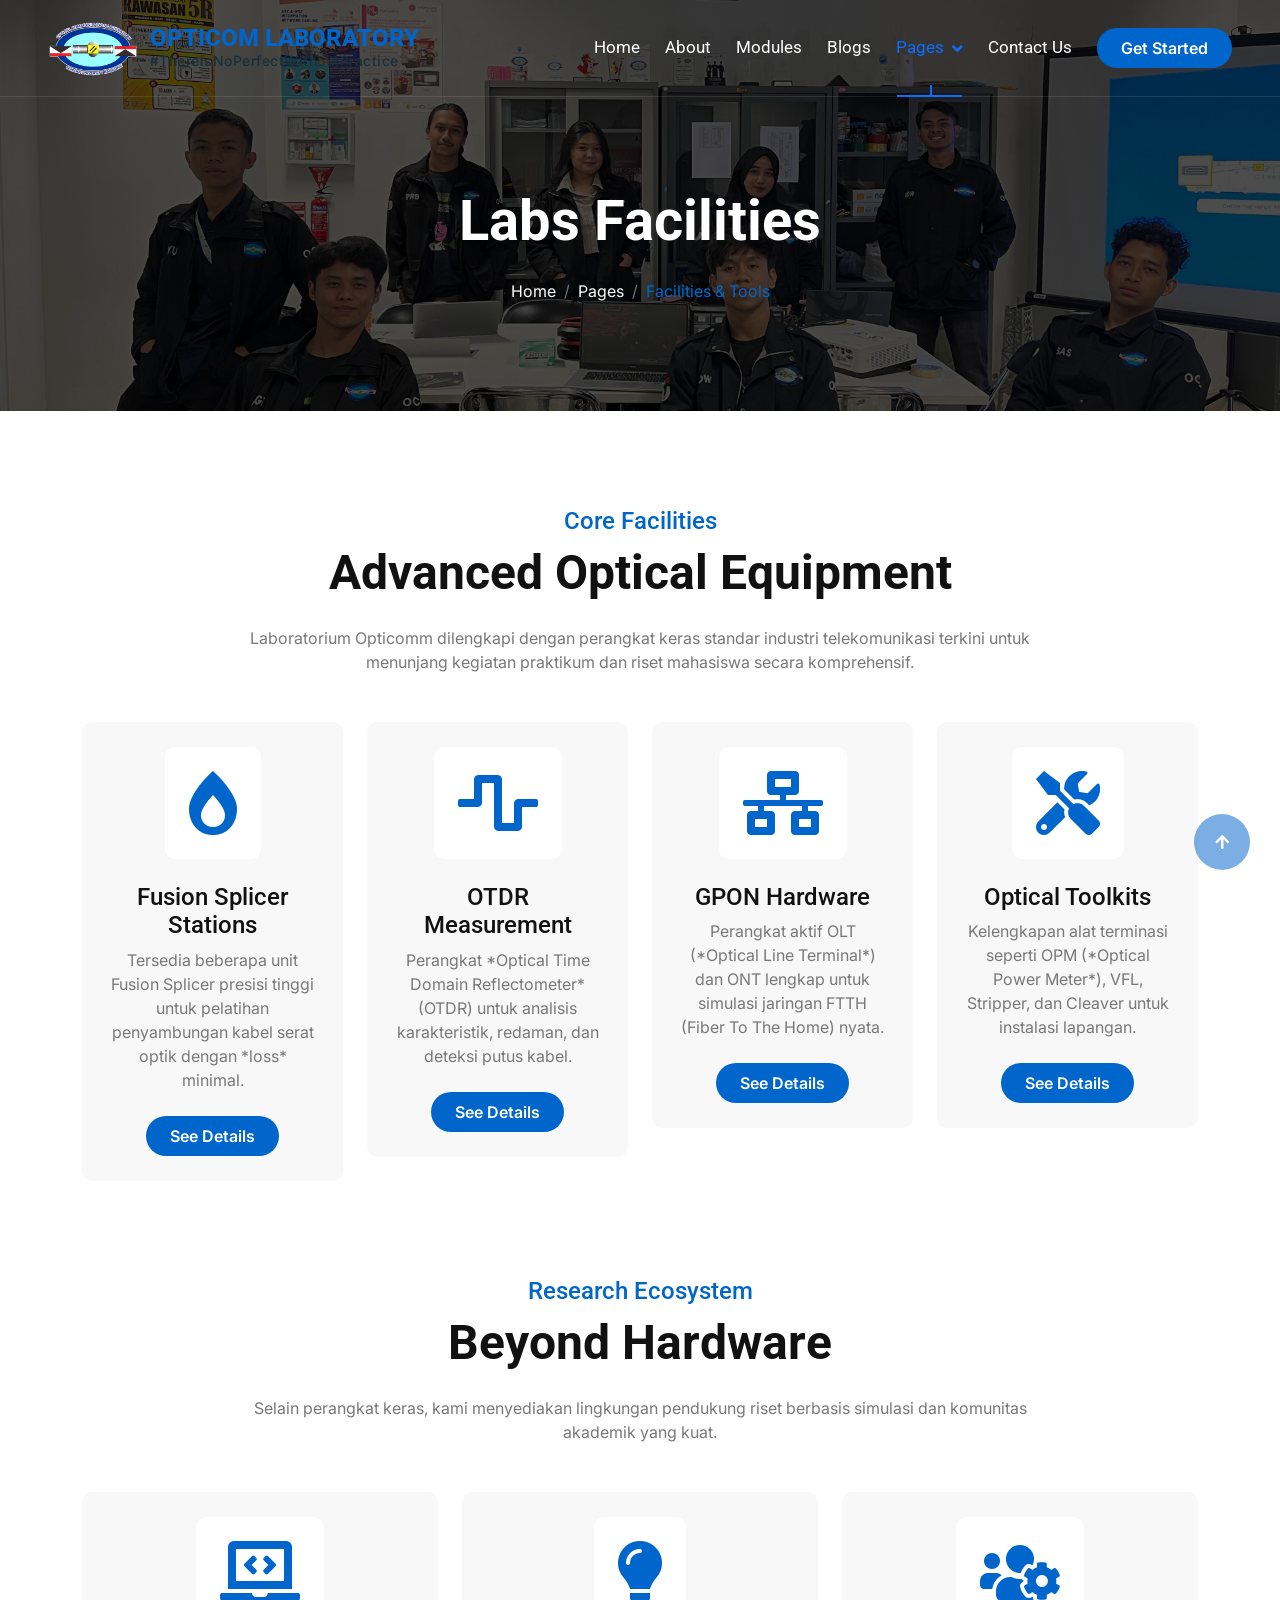
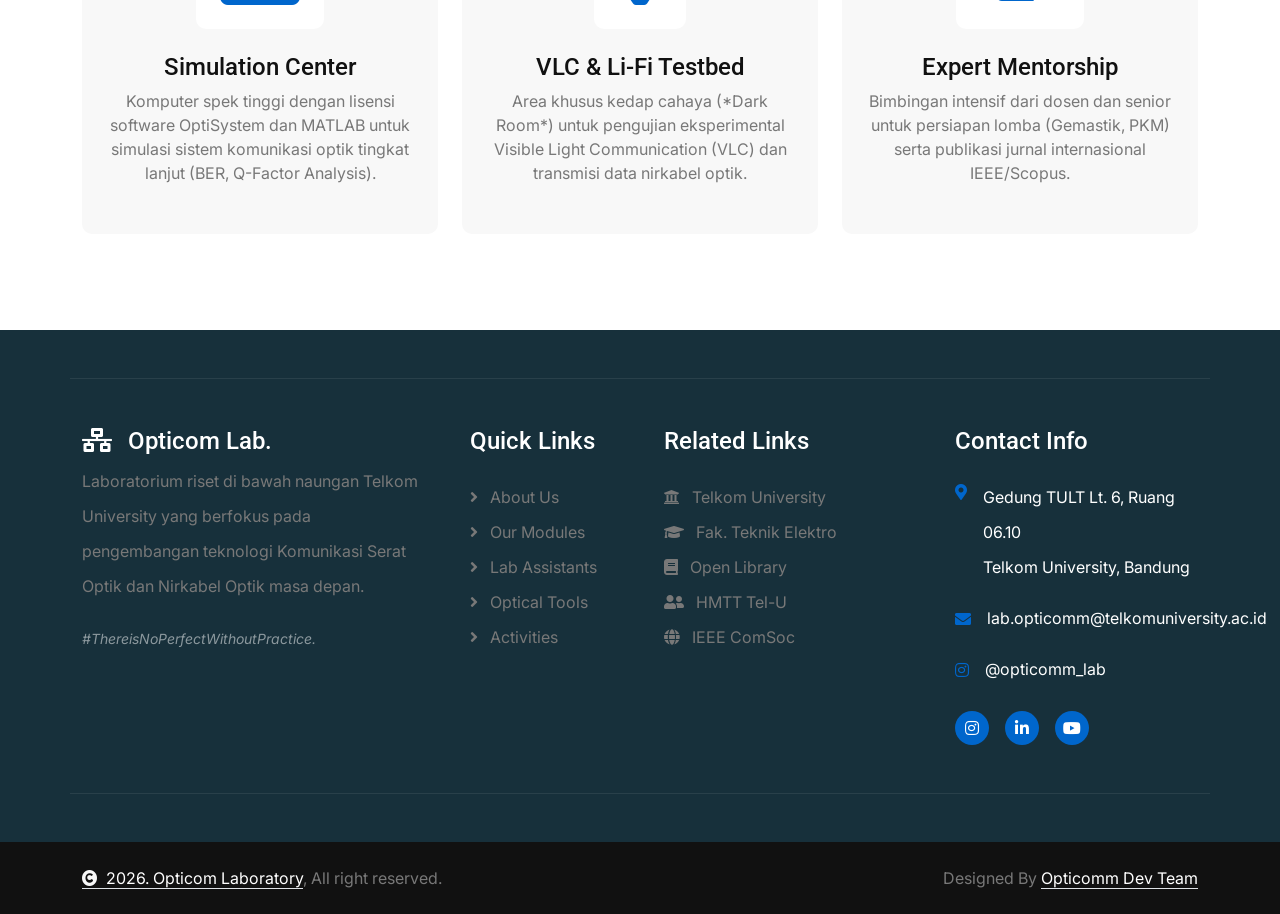
<file: feature.html>
<!DOCTYPE html>
<html lang="en">

<head>
    <meta charset="utf-8">
    <title>Labs Facilities - Opticom Laboratory</title>
    <meta content="width=device-width, initial-scale=1.0" name="viewport">
    <meta content="" name="keywords">
    <meta content="" name="description">

    <link rel="preconnect" href="https://fonts.googleapis.com">
    <link rel="preconnect" href="https://fonts.gstatic.com" crossorigin>
    <link
        href="https://fonts.googleapis.com/css2?family=Inter:wght@100..900&family=Roboto:wght@400;500;700;900&display=swap"
        rel="stylesheet">

    <link rel="stylesheet" href="https://use.fontawesome.com/releases/v5.15.4/css/all.css" />
    <link href="https://cdn.jsdelivr.net/npm/bootstrap-icons@1.4.1/font/bootstrap-icons.css" rel="stylesheet">

    <link href="lib/animate/animate.min.css" rel="stylesheet">
    <link href="lib/lightbox/css/lightbox.min.css" rel="stylesheet">
    <link href="lib/owlcarousel/assets/owl.carousel.min.css" rel="stylesheet">


    <link href="css/bootstrap.min.css" rel="stylesheet">

    <link href="css/style.css" rel="stylesheet">
</head>

<body>

    <div id="spinner"
        class="show bg-white position-fixed translate-middle w-100 vh-100 top-50 start-50 d-flex align-items-center justify-content-center">
        <div class="spinner-border text-primary" style="width: 3rem; height: 3rem;" role="status">
            <span class="sr-only">Loading...</span>
        </div>
    </div>
    <div class="container-fluid position-relative p-0">
        <nav class="navbar navbar-expand-lg navbar-light px-4 px-lg-5 py-3 py-lg-0">
            <a href="index.html" class="navbar-brand p-0 d-flex align-items-center">
                <img src="img/logo-opticomm.png" alt="Logo" style="max-height: 55px; margin-right: 12px;">

                <div class="d-flex flex-column justify-content-center">
                    <h1 class="text-primary m-0" style="font-size: 24px; font-weight: 800; line-height: 1;">
                        OPTICOM LABORATORY
                    </h1>

                    <small class="text-secondary" style="font-size: 14px; font-weight: 500; letter-spacing: 0.5px;">
                        #ThereisNoPerfectWithoutPractice
                    </small>
                </div>
            </a>
            <button class="navbar-toggler" type="button" data-bs-toggle="collapse" data-bs-target="#navbarCollapse">
                <span class="fa fa-bars"></span>
            </button>
            <div class="collapse navbar-collapse" id="navbarCollapse">
                <div class="navbar-nav ms-auto py-0">
                    <a href="index.html" class="nav-item nav-link">Home</a>
                    <a href="about.html" class="nav-item nav-link">About</a>
                    <a href="service.html" class="nav-item nav-link">Modules</a>
                    <a href="blog.html" class="nav-item nav-link">Blogs</a>
                    <div class="nav-item dropdown">
                        <a href="#" class="nav-link active" data-bs-toggle="dropdown">
                            <span class="dropdown-toggle">Pages</span>
                        </a>
                        <div class="dropdown-menu m-0">
                            <a href="feature.html" class="dropdown-item active">Facilities & Tools</a>
                            <a href="team.html" class="dropdown-item">Our team</a>
                            <a href="coming-soon.html" class="dropdown-item">Optical Tools <span
                                    class="badge bg-danger ms-2">New</span></a>
                            <a href="coming-soon.html" class="dropdown-item">ITU-T Standards</a>
                            <a href="coming-soon.html" class="dropdown-item">Recruitment</a>
                        </div>
                    </div>
                    <a href="contact.html" class="nav-item nav-link">Contact Us</a>
                </div>
                <a href="#" class="btn btn-primary rounded-pill py-2 px-4 my-3 my-lg-0 flex-shrink-0">Get Started</a>
            </div>
        </nav>

        <div class="container-fluid bg-breadcrumb feature-header">
            <div class="container text-center py-5" style="max-width: 900px;">
                <h4 class="text-white display-4 mb-4 wow fadeInDown" data-wow-delay="0.1s">Labs Facilities</h4>
                <ol class="breadcrumb d-flex justify-content-center mb-0 wow fadeInDown" data-wow-delay="0.3s">
                    <li class="breadcrumb-item"><a href="index.html">Home</a></li>
                    <li class="breadcrumb-item"><a href="#">Pages</a></li>
                    <li class="breadcrumb-item active text-primary">Facilities & Tools</li>
                </ol>
            </div>
        </div>
    </div>
    <div class="container-fluid feature py-5">
        <div class="container py-5">
            <div class="text-center mx-auto pb-5 wow fadeInUp" data-wow-delay="0.2s" style="max-width: 800px;">
                <h4 class="text-primary">Core Facilities</h4>
                <h1 class="display-5 mb-4">Advanced Optical Equipment</h1>
                <p class="mb-0">Laboratorium Opticomm dilengkapi dengan perangkat keras standar industri telekomunikasi
                    terkini untuk menunjang kegiatan praktikum dan riset mahasiswa secara komprehensif.
                </p>
            </div>
            <div class="row g-4">
                <div class="col-md-6 col-lg-6 col-xl-3 wow fadeInUp" data-wow-delay="0.2s">
                    <div class="feature-item p-4">
                        <div class="feature-icon p-4 mb-4">
                            <i class="fas fa-burn fa-4x text-primary"></i>
                        </div>
                        <h4>Fusion Splicer Stations</h4>
                        <p class="mb-4">Tersedia beberapa unit Fusion Splicer presisi tinggi untuk pelatihan
                            penyambungan
                            kabel serat optik dengan *loss* minimal.
                        </p>
                        <a class="btn btn-primary rounded-pill py-2 px-4" href="#">See Details</a>
                    </div>
                </div>

                <div class="col-md-6 col-lg-6 col-xl-3 wow fadeInUp" data-wow-delay="0.4s">
                    <div class="feature-item p-4">
                        <div class="feature-icon p-4 mb-4">
                            <i class="fas fa-wave-square fa-4x text-primary"></i>
                        </div>
                        <h4>OTDR Measurement</h4>
                        <p class="mb-4">Perangkat *Optical Time Domain Reflectometer* (OTDR) untuk analisis
                            karakteristik,
                            redaman, dan deteksi putus kabel.
                        </p>
                        <a class="btn btn-primary rounded-pill py-2 px-4" href="#">See Details</a>
                    </div>
                </div>

                <div class="col-md-6 col-lg-6 col-xl-3 wow fadeInUp" data-wow-delay="0.6s">
                    <div class="feature-item p-4">
                        <div class="feature-icon p-4 mb-4">
                            <i class="fas fa-network-wired fa-4x text-primary"></i>
                        </div>
                        <h4>GPON Hardware</h4>
                        <p class="mb-4">Perangkat aktif OLT (*Optical Line Terminal*) dan ONT lengkap untuk simulasi
                            jaringan FTTH (Fiber To The Home) nyata.
                        </p>
                        <a class="btn btn-primary rounded-pill py-2 px-4" href="#">See Details</a>
                    </div>
                </div>

                <div class="col-md-6 col-lg-6 col-xl-3 wow fadeInUp" data-wow-delay="0.8s">
                    <div class="feature-item p-4">
                        <div class="feature-icon p-4 mb-4">
                            <i class="fas fa-tools fa-4x text-primary"></i>
                        </div>
                        <h4>Optical Toolkits</h4>
                        <p class="mb-4">Kelengkapan alat terminasi seperti OPM (*Optical Power Meter*), VFL, Stripper,
                            dan
                            Cleaver untuk instalasi lapangan.
                        </p>
                        <a class="btn btn-primary rounded-pill py-2 px-4" href="#">See Details</a>
                    </div>
                </div>
            </div>
        </div>
    </div>
    <div class="container-fluid feature pb-5">
        <div class="container pb-5">
            <div class="text-center mx-auto pb-5 wow fadeInUp" data-wow-delay="0.2s" style="max-width: 800px;">
                <h4 class="text-primary">Research Ecosystem</h4>
                <h1 class="display-5 mb-4">Beyond Hardware</h1>
                <p class="mb-0">Selain perangkat keras, kami menyediakan lingkungan pendukung riset berbasis simulasi
                    dan
                    komunitas akademik yang kuat.
                </p>
            </div>
            <div class="row g-4">

                <div class="col-md-6 col-lg-6 col-xl-4 wow fadeInUp" data-wow-delay="0.2s">
                    <div class="feature-item p-4">
                        <div class="feature-icon p-4 mb-4">
                            <i class="fas fa-laptop-code fa-4x text-primary"></i>
                        </div>
                        <h4>Simulation Center</h4>
                        <p class="mb-4">Komputer spek tinggi dengan lisensi software OptiSystem dan MATLAB untuk
                            simulasi
                            sistem komunikasi optik tingkat lanjut (BER, Q-Factor Analysis).
                        </p>
                    </div>
                </div>

                <div class="col-md-6 col-lg-6 col-xl-4 wow fadeInUp" data-wow-delay="0.4s">
                    <div class="feature-item p-4">
                        <div class="feature-icon p-4 mb-4">
                            <i class="fas fa-lightbulb fa-4x text-primary"></i>
                        </div>
                        <h4>VLC & Li-Fi Testbed</h4>
                        <p class="mb-4">Area khusus kedap cahaya (*Dark Room*) untuk pengujian eksperimental Visible
                            Light Communication (VLC) dan transmisi data nirkabel optik.
                        </p>
                    </div>
                </div>

                <div class="col-md-6 col-lg-6 col-xl-4 wow fadeInUp" data-wow-delay="0.6s">
                    <div class="feature-item p-4">
                        <div class="feature-icon p-4 mb-4">
                            <i class="fas fa-users-cog fa-4x text-primary"></i>
                        </div>
                        <h4>Expert Mentorship</h4>
                        <p class="mb-4">Bimbingan intensif dari dosen dan senior untuk persiapan lomba (Gemastik, PKM)
                            serta publikasi jurnal internasional IEEE/Scopus.
                        </p>
                    </div>
                </div>

            </div>
        </div>
    </div>
    <div class="container-fluid footer py-5 wow fadeIn" data-wow-delay="0.2s">
        <div class="container py-5 border-start-0 border-end-0"
            style="border: 1px solid; border-color: rgba(255, 255, 255, 0.08);">
            <div class="row g-5">

                <div class="col-md-6 col-lg-6 col-xl-4">
                    <div class="footer-item">
                        <a class="p-0">
                            <h4 class="text-white"><i class="fas fa-network-wired me-3"></i>Opticom Lab.</h4>
                        </a>
                        <p class="mb-4">Laboratorium riset di bawah naungan Telkom University yang berfokus pada
                            pengembangan teknologi Komunikasi Serat Optik dan Nirkabel Optik masa depan.</p>

                        <div class="d-flex text-white-50">
                            <small><i>#ThereisNoPerfectWithoutPractice.</i></small>
                        </div>
                    </div>
                </div>

                <div class="col-md-6 col-lg-6 col-xl-2">
                    <div class="footer-item">
                        <h4 class="text-white mb-4">Quick Links</h4>
                        <a href="about.html"><i class="fas fa-angle-right me-2"></i> About Us</a>
                        <a href="service.html"><i class="fas fa-angle-right me-2"></i> Our Modules</a>
                        <a href="team.html"><i class="fas fa-angle-right me-2"></i> Lab Assistants</a>
                        <a href="coming-soon.html"><i class="fas fa-angle-right me-2"></i> Optical Tools</a>
                        <a href="blog.html"><i class="fas fa-angle-right me-2"></i> Activities</a>
                    </div>
                </div>

                <div class="col-md-6 col-lg-6 col-xl-3">
                    <div class="footer-item">
                        <h4 class="text-white mb-4">Related Links</h4>
                        <a href="https://telkomuniversity.ac.id" target="_blank"><i class="fas fa-university me-2"></i>
                            Telkom University</a>
                        <a href="https://www.instagram.com/fte.telkomuniversity/?hl=en" target="_blank"><i
                                class="fas fa-graduation-cap me-2"></i> Fak. Teknik Elektro</a>
                        <a href="https://www.instagram.com/openlibrary.telu/?hl=en" target="_blank"><i
                                class="fas fa-book me-2"></i> Open Library</a>
                        <a href="https://www.instagram.com/hmtt_telco/?hl=en" target="_blank"><i
                                class="fas fa-user-friends me-2"></i> HMTT Tel-U</a>
                        <a href="https://www.comsoc.org/" target="_blank"><i class="fas fa-globe me-2"></i> IEEE
                            ComSoc</a>
                    </div>
                </div>

                <div class="col-md-6 col-lg-6 col-xl-3">
                    <div class="footer-item">
                        <h4 class="text-white mb-4">Contact Info</h4>
                        <div class="d-flex align-items-start">
                            <i class="fas fa-map-marker-alt text-primary me-3 mt-1"></i>
                            <p class="text-white mb-0">Gedung TULT Lt. 6, Ruang 06.10<br>Telkom University, Bandung</p>
                        </div>
                        <div class="d-flex align-items-center my-3">
                            <i class="fas fa-envelope text-primary me-3"></i>
                            <p class="text-white mb-0">lab.opticomm@telkomuniversity.ac.id</p>
                        </div>
                        <div class="d-flex align-items-center mb-4">
                            <i class="fab fa-instagram text-primary me-3"></i>
                            <p class="text-white mb-0">@opticomm_lab</p>
                        </div>

                        <div class="d-flex">
                            <a class="btn btn-primary btn-sm-square rounded-circle me-3"
                                href="https://www.instagram.com/opticommlaboratory/" target="_blank"><i
                                    class="fab fa-instagram text-white"></i></a>
                            <a class="btn btn-primary btn-sm-square rounded-circle me-3"
                                href="https://www.linkedin.com/company/optical-communication-laboratory/"
                                target="_blank"><i class="fab fa-linkedin-in text-white"></i></a>
                            <a class="btn btn-primary btn-sm-square rounded-circle me-0"
                                href="https://www.youtube.com/@OpticommLaboratoryTel-U" target="_blank"><i
                                    class="fab fa-youtube text-white"></i></a>
                        </div>
                    </div>
                </div>
            </div>
        </div>
    </div>
    <div class="container-fluid copyright py-4">
        <div class="container">
            <div class="row g-4 align-items-center">
                <div class="col-md-6 text-center text-md-start mb-md-0">
                    <span class="text-body"><a class="border-bottom text-white"><i
                                class="fas fa-copyright text-light me-2"></i>2026. Opticom Laboratory</a>, All right
                        reserved.</span>
                </div>
                <div class="col-md-6 text-center text-md-end text-body">
                    Designed By <a class="border-bottom text-white">Opticomm Dev Team</a>
                </div>
            </div>
        </div>
    </div>
    <a href="#" class="btn btn-primary btn-lg-square rounded-circle back-to-top"><i class="fa fa-arrow-up"></i></a>


    <script src="https://ajax.googleapis.com/ajax/libs/jquery/3.6.4/jquery.min.js"></script>
    <script src="https://cdn.jsdelivr.net/npm/bootstrap@5.0.0/dist/js/bootstrap.bundle.min.js"></script>
    <script src="lib/wow/wow.min.js"></script>
    <script src="lib/easing/easing.min.js"></script>
    <script src="lib/waypoints/waypoints.min.js"></script>
    <script src="lib/counterup/counterup.min.js"></script>
    <script src="lib/lightbox/js/lightbox.min.js"></script>
    <script src="lib/owlcarousel/owl.carousel.min.js"></script>


    <script src="js/main.js"></script>
</body>

</html>
</file>
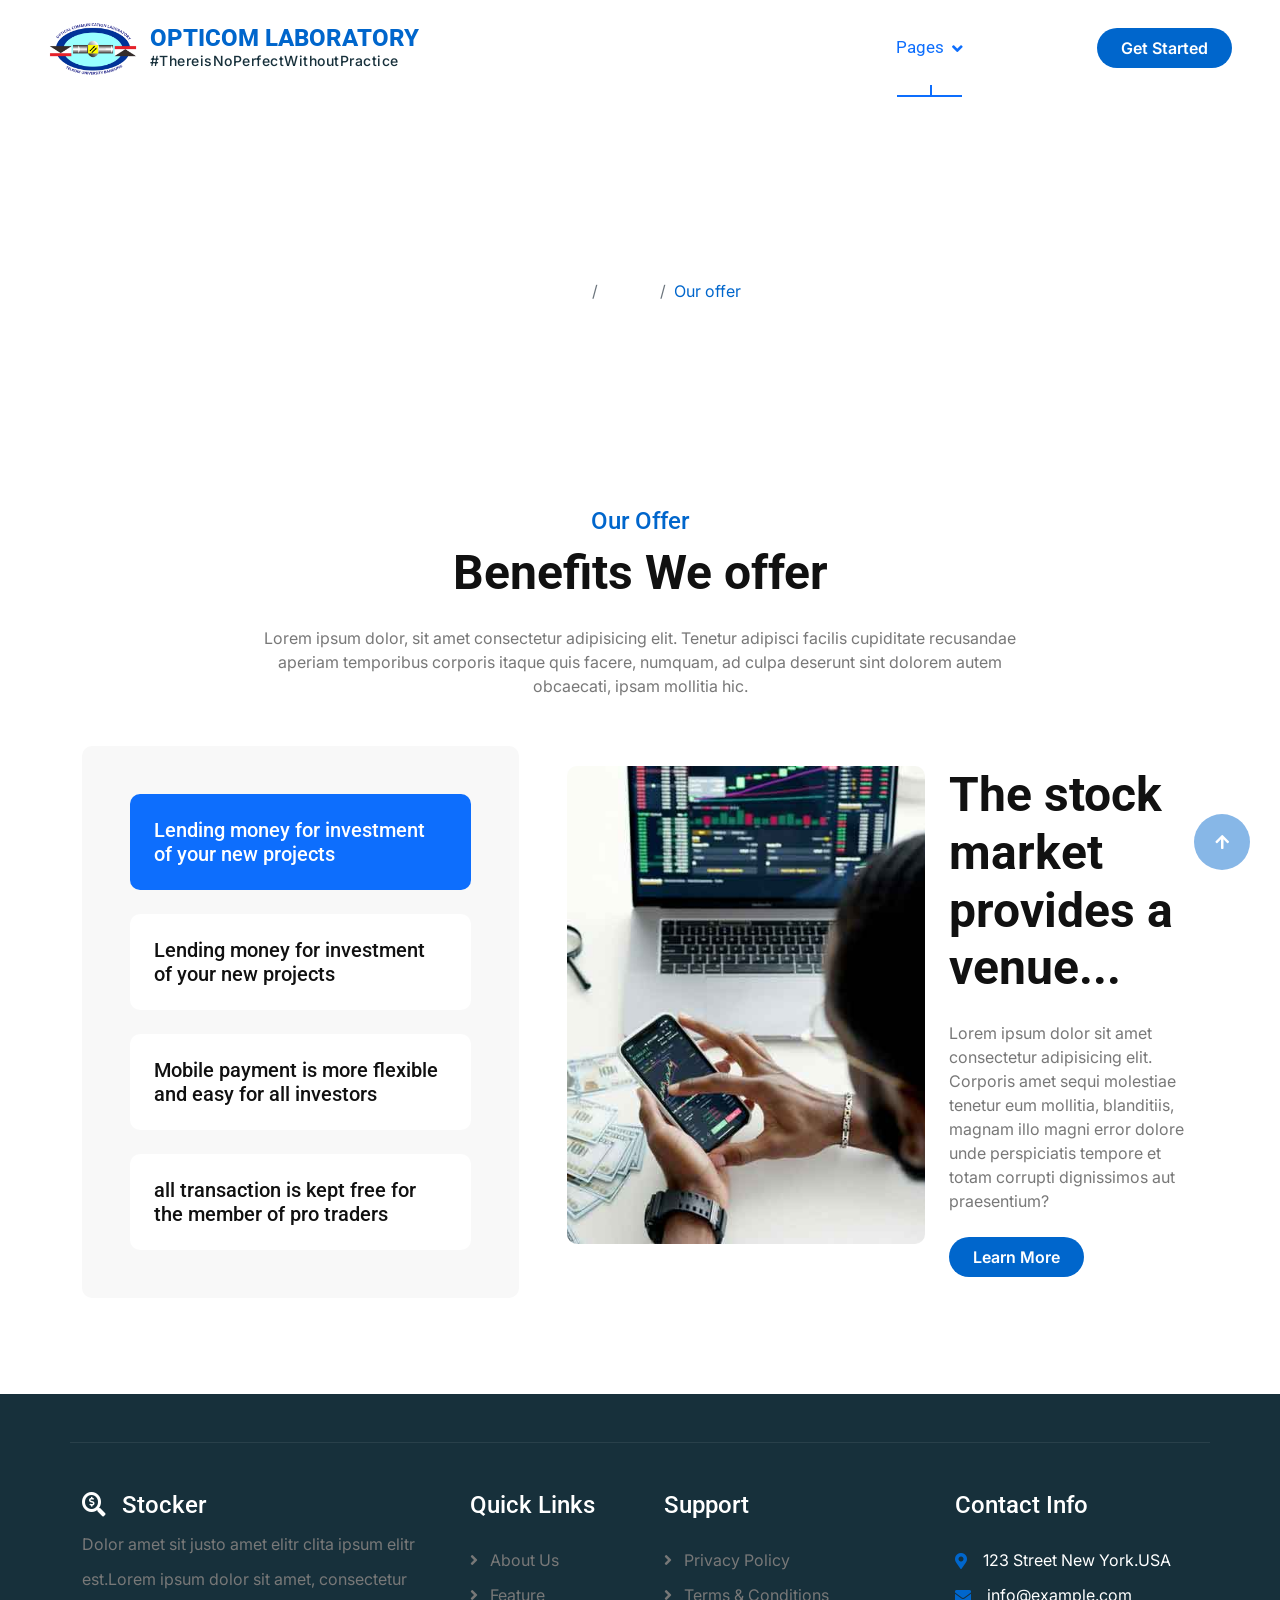
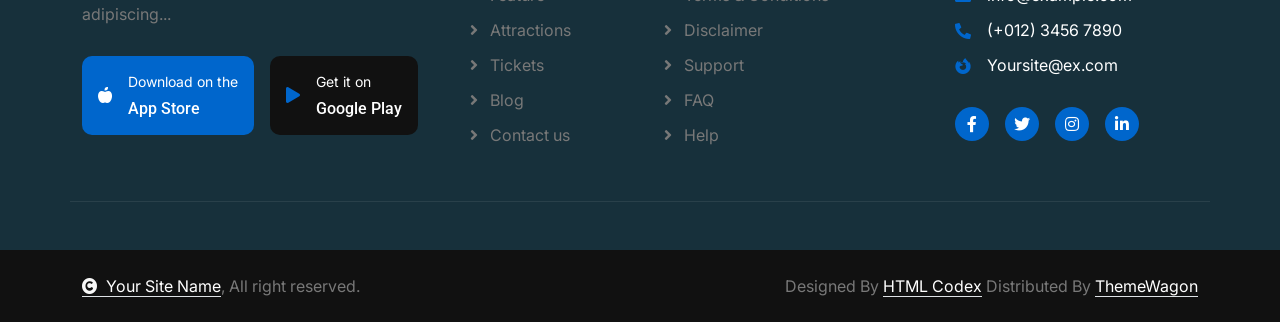
<file: offer.html>
<!DOCTYPE html>
<html lang="en">

    <head>
        <meta charset="utf-8">
        <title>Stocker - Stock Market Website Template</title>
        <meta content="width=device-width, initial-scale=1.0" name="viewport">
        <meta content="" name="keywords">
        <meta content="" name="description">

        <!-- Google Web Fonts -->
        <link rel="preconnect" href="https://fonts.googleapis.com">
        <link rel="preconnect" href="https://fonts.gstatic.com" crossorigin>
        <link href="https://fonts.googleapis.com/css2?family=Inter:wght@100..900&family=Roboto:wght@400;500;700;900&display=swap" rel="stylesheet"> 

        <!-- Icon Font Stylesheet -->
        <link rel="stylesheet" href="https://use.fontawesome.com/releases/v5.15.4/css/all.css"/>
        <link href="https://cdn.jsdelivr.net/npm/bootstrap-icons@1.4.1/font/bootstrap-icons.css" rel="stylesheet">

        <!-- Libraries Stylesheet -->
        <link href="lib/animate/animate.min.css" rel="stylesheet">
        <link href="lib/lightbox/css/lightbox.min.css" rel="stylesheet">
        <link href="lib/owlcarousel/assets/owl.carousel.min.css" rel="stylesheet">


        <!-- Customized Bootstrap Stylesheet -->
        <link href="css/bootstrap.min.css" rel="stylesheet">

        <!-- Template Stylesheet -->
        <link href="css/style.css" rel="stylesheet">
    </head>

    <body>

        <!-- Spinner Start -->
        <div id="spinner" class="show bg-white position-fixed translate-middle w-100 vh-100 top-50 start-50 d-flex align-items-center justify-content-center">
            <div class="spinner-border text-primary" style="width: 3rem; height: 3rem;" role="status">
                <span class="sr-only">Loading...</span>
            </div>
        </div>
        <!-- Spinner End -->

        <!-- Topbar Start -->
 
        <!-- Topbar End -->

        <!-- Navbar & Hero Start -->
        <div class="container-fluid position-relative p-0">
            <nav class="navbar navbar-expand-lg navbar-light px-4 px-lg-5 py-3 py-lg-0">
            <a href="index.html" class="navbar-brand p-0 d-flex align-items-center">
                <img src="img/logo-opticomm.png" alt="Logo" style="max-height: 55px; margin-right: 12px;">

                <div class="d-flex flex-column justify-content-center">
                    <h1 class="text-primary m-0" style="font-size: 24px; font-weight: 800; line-height: 1;">
                        OPTICOM LABORATORY
                    </h1>

                    <small class="text-secondary" style="font-size: 14px; font-weight: 500; letter-spacing: 0.5px;">
                        #ThereisNoPerfectWithoutPractice
                    </small>
                </div>
            </a>
                <button class="navbar-toggler" type="button" data-bs-toggle="collapse" data-bs-target="#navbarCollapse">
                    <span class="fa fa-bars"></span>
                </button>
                <div class="collapse navbar-collapse" id="navbarCollapse">
                    <div class="navbar-nav ms-auto py-0">
                        <a href="index.html" class="nav-item nav-link">Home</a>
                        <a href="about.html" class="nav-item nav-link">About</a>
                        <a href="service.html" class="nav-item nav-link">Services</a>
                        <a href="blog.html" class="nav-item nav-link">Blogs</a>
                        <div class="nav-item dropdown">
                            <a href="#" class="nav-link active" data-bs-toggle="dropdown">
                                <span class="dropdown-toggle">Pages</span>
                            </a>
                            <div class="dropdown-menu m-0">
                                <a href="feature.html" class="dropdown-item">Our Features</a>
                                <a href="team.html" class="dropdown-item">Our team</a>
                                <a href="testimonial.html" class="dropdown-item">Testimonial</a>
                                <a href="offer.html" class="dropdown-item active">Our offer</a>
                                <a href="FAQ.html" class="dropdown-item">FAQs</a>
                                <a href="404.html" class="dropdown-item">404 Page</a>
                            </div>
                        </div>
                        <a href="contact.html" class="nav-item nav-link">Contact Us</a>
                    </div>
                    <a href="#" class="btn btn-primary rounded-pill py-2 px-4 my-3 my-lg-0 flex-shrink-0">Get Started</a>
                </div>
            </nav>

            <!-- Header Start -->
            <div class="container-fluid bg-breadcrumb">
                <div class="container text-center py-5" style="max-width: 900px;">
                    <h4 class="text-white display-4 mb-4 wow fadeInDown" data-wow-delay="0.1s">Our Offer</h4>
                    <ol class="breadcrumb d-flex justify-content-center mb-0 wow fadeInDown" data-wow-delay="0.3s">
                        <li class="breadcrumb-item"><a href="index.html">Home</a></li>
                        <li class="breadcrumb-item"><a href="#">Pages</a></li>
                        <li class="breadcrumb-item active text-primary">Our offer</li>
                    </ol>    
                </div>
            </div>
            <!-- Header End -->
        </div>
        <!-- Navbar & Hero End -->


        <!-- Offer Start -->
        <div class="container-fluid offer-section py-5">
            <div class="container py-5">
                <div class="text-center mx-auto pb-5 wow fadeInUp" data-wow-delay="0.2s" style="max-width: 800px;">
                    <h4 class="text-primary">Our Offer</h4>
                    <h1 class="display-5 mb-4">Benefits We offer</h1>
                    <p class="mb-0">Lorem ipsum dolor, sit amet consectetur adipisicing elit. Tenetur adipisci facilis cupiditate recusandae aperiam temporibus corporis itaque quis facere, numquam, ad culpa deserunt sint dolorem autem obcaecati, ipsam mollitia hic.
                    </p>
                </div>
                <div class="row g-5 align-items-center">
                    <div class="col-xl-5 wow fadeInLeft" data-wow-delay="0.2s">
                        <div class="nav nav-pills bg-light rounded p-5">
                            <a class="accordion-link p-4 active mb-4" data-bs-toggle="pill" href="#collapseOne">
                                <h5 class="mb-0">Lending money for investment of your new projects</h5>
                            </a>
                            <a class="accordion-link p-4 mb-4" data-bs-toggle="pill" href="#collapseTwo">
                                <h5 class="mb-0">Lending money for investment of your new projects</h5>
                            </a>
                            <a class="accordion-link p-4 mb-4" data-bs-toggle="pill" href="#collapseThree">
                                <h5 class="mb-0">Mobile payment is more flexible and easy for all investors</h5>
                            </a>
                            <a class="accordion-link p-4 mb-0" data-bs-toggle="pill" href="#collapseFour">
                                <h5 class="mb-0">all transaction is kept free for the member of pro traders</h5>
                            </a>
                        </div>
                    </div>
                    <div class="col-xl-7 wow fadeInRight" data-wow-delay="0.4s">
                        <div class="tab-content">
                            <div id="collapseOne" class="tab-pane fade show p-0 active">
                                <div class="row g-4">
                                    <div class="col-md-7">
                                        <img src="img/offer-1.jpg" class="img-fluid w-100 rounded" alt="">
                                    </div>
                                    <div class="col-md-5">
                                        <h1 class="display-5 mb-4">The stock market provides a venue...</h1>
                                        <p class="mb-4">Lorem ipsum dolor sit amet consectetur adipisicing elit. Corporis amet sequi molestiae tenetur eum mollitia, blanditiis, magnam illo magni error dolore unde perspiciatis tempore et totam corrupti dignissimos aut praesentium?
                                        </p>
                                        <a class="btn btn-primary rounded-pill py-2 px-4" href="#">Learn More</a>
                                    </div>
                                </div>
                            </div>
                            <div id="collapseTwo" class="tab-pane fade show p-0">
                                <div class="row g-4">
                                    <div class="col-md-7">
                                        <img src="img/offer-2.jpg" class="img-fluid w-100 rounded" alt="">
                                    </div>
                                    <div class="col-md-5">
                                        <h1 class="display-5 mb-4">The stock market provides a venue...</h1>
                                        <p class="mb-4">Lorem ipsum dolor sit amet consectetur adipisicing elit. Corporis amet sequi molestiae tenetur eum mollitia, blanditiis, magnam illo magni error dolore unde perspiciatis tempore et totam corrupti dignissimos aut praesentium?
                                        </p>
                                        <a class="btn btn-primary rounded-pill py-2 px-4" href="#">Learn More</a>
                                    </div>
                                </div>
                            </div>
                            <div id="collapseThree" class="tab-pane fade show p-0">
                                <div class="row g-4">
                                    <div class="col-md-7">
                                        <img src="img/offer-3.jpg" class="img-fluid w-100 rounded" alt="">
                                    </div>
                                    <div class="col-md-5">
                                        <h1 class="display-5 mb-4">The stock market provides a venue...</h1>
                                        <p class="mb-4">Lorem ipsum dolor sit amet consectetur adipisicing elit. Corporis amet sequi molestiae tenetur eum mollitia, blanditiis, magnam illo magni error dolore unde perspiciatis tempore et totam corrupti dignissimos aut praesentium?
                                        </p>
                                        <a class="btn btn-primary rounded-pill py-2 px-4" href="#">Learn More</a>
                                    </div>
                                </div>
                            </div>
                            <div id="collapseFour" class="tab-pane fade show p-0">
                                <div class="row g-4">
                                    <div class="col-md-7">
                                        <img src="img/offer-4.jpg" class="img-fluid w-100 rounded" alt="">
                                    </div>
                                    <div class="col-md-5">
                                        <h1 class="display-5 mb-4">The stock market provides a venue...</h1>
                                        <p class="mb-4">Lorem ipsum dolor sit amet consectetur adipisicing elit. Corporis amet sequi molestiae tenetur eum mollitia, blanditiis, magnam illo magni error dolore unde perspiciatis tempore et totam corrupti dignissimos aut praesentium?
                                        </p>
                                        <a class="btn btn-primary rounded-pill py-2 px-4" href="#">Learn More</a>
                                    </div>
                                </div>
                            </div>
                        </div>
                    </div>
                </div>
            </div>
        </div>
        <!-- Offer End -->

        <!-- Footer Start -->
        <div class="container-fluid footer py-5 wow fadeIn" data-wow-delay="0.2s">
            <div class="container py-5 border-start-0 border-end-0" style="border: 1px solid; border-color: rgb(255, 255, 255, 0.08);">
                <div class="row g-5">
                    <div class="col-md-6 col-lg-6 col-xl-4">
                        <div class="footer-item">
                            <a href="index.html" class="p-0">
                                <h4 class="text-white"><i class="fas fa-search-dollar me-3"></i>Stocker</h4>
                                <!-- <img src="img/logo.png" alt="Logo"> -->
                            </a>
                            <p class="mb-4">Dolor amet sit justo amet elitr clita ipsum elitr est.Lorem ipsum dolor sit amet, consectetur adipiscing...</p>
                            <div class="d-flex">
                                <a href="#" class="bg-primary d-flex rounded align-items-center py-2 px-3 me-2">
                                    <i class="fas fa-apple-alt text-white"></i>
                                    <div class="ms-3">
                                        <small class="text-white">Download on the</small>
                                        <h6 class="text-white">App Store</h6>
                                    </div>
                                </a>
                                <a href="#" class="bg-dark d-flex rounded align-items-center py-2 px-3 ms-2">
                                    <i class="fas fa-play text-primary"></i>
                                    <div class="ms-3">
                                        <small class="text-white">Get it on</small>
                                        <h6 class="text-white">Google Play</h6>
                                    </div>
                                </a>
                            </div>
                        </div>
                    </div>
                    <div class="col-md-6 col-lg-6 col-xl-2">
                        <div class="footer-item">
                            <h4 class="text-white mb-4">Quick Links</h4>
                            <a href="#"><i class="fas fa-angle-right me-2"></i> About Us</a>
                            <a href="#"><i class="fas fa-angle-right me-2"></i> Feature</a>
                            <a href="#"><i class="fas fa-angle-right me-2"></i> Attractions</a>
                            <a href="#"><i class="fas fa-angle-right me-2"></i> Tickets</a>
                            <a href="#"><i class="fas fa-angle-right me-2"></i> Blog</a>
                            <a href="#"><i class="fas fa-angle-right me-2"></i> Contact us</a>
                        </div>
                    </div>
                    <div class="col-md-6 col-lg-6 col-xl-3">
                        <div class="footer-item">
                            <h4 class="text-white mb-4">Support</h4>
                            <a href="#"><i class="fas fa-angle-right me-2"></i> Privacy Policy</a>
                            <a href="#"><i class="fas fa-angle-right me-2"></i> Terms & Conditions</a>
                            <a href="#"><i class="fas fa-angle-right me-2"></i> Disclaimer</a>
                            <a href="#"><i class="fas fa-angle-right me-2"></i> Support</a>
                            <a href="#"><i class="fas fa-angle-right me-2"></i> FAQ</a>
                            <a href="#"><i class="fas fa-angle-right me-2"></i> Help</a>
                        </div>
                    </div>
                    <div class="col-md-6 col-lg-6 col-xl-3">
                        <div class="footer-item">
                            <h4 class="text-white mb-4">Contact Info</h4>
                            <div class="d-flex align-items-center">
                                <i class="fas fa-map-marker-alt text-primary me-3"></i>
                                <p class="text-white mb-0">123 Street New York.USA</p>
                            </div>
                            <div class="d-flex align-items-center">
                                <i class="fas fa-envelope text-primary me-3"></i>
                                <p class="text-white mb-0">info@example.com</p>
                            </div>
                            <div class="d-flex align-items-center">
                                <i class="fa fa-phone-alt text-primary me-3"></i>
                                <p class="text-white mb-0">(+012) 3456 7890</p>
                            </div>
                            <div class="d-flex align-items-center mb-4">
                                <i class="fab fa-firefox-browser text-primary me-3"></i>
                                <p class="text-white mb-0">Yoursite@ex.com</p>
                            </div>
                            <div class="d-flex">
                                <a class="btn btn-primary btn-sm-square rounded-circle me-3" href="#"><i class="fab fa-facebook-f text-white"></i></a>
                                <a class="btn btn-primary btn-sm-square rounded-circle me-3" href="#"><i class="fab fa-twitter text-white"></i></a>
                                <a class="btn btn-primary btn-sm-square rounded-circle me-3" href="#"><i class="fab fa-instagram text-white"></i></a>
                                <a class="btn btn-primary btn-sm-square rounded-circle me-0" href="#"><i class="fab fa-linkedin-in text-white"></i></a>
                            </div>
                        </div>
                    </div>
                </div>
            </div>
        </div>
        <!-- Footer End -->
        
        <!-- Copyright Start -->
        <div class="container-fluid copyright py-4">
            <div class="container">
                <div class="row g-4 align-items-center">
                    <div class="col-md-6 text-center text-md-start mb-md-0">
                        <span class="text-body"><a href="#" class="border-bottom text-white"><i class="fas fa-copyright text-light me-2"></i>Your Site Name</a>, All right reserved.</span>
                    </div>
                    <div class="col-md-6 text-center text-md-end text-body">
                        <!--/*** This template is free as long as you keep the below author’s credit link/attribution link/backlink. ***/-->
                        <!--/*** If you'd like to use the template without the below author’s credit link/attribution link/backlink, ***/-->
                        <!--/*** you can purchase the Credit Removal License from "https://htmlcodex.com/credit-removal". ***/-->
                        Designed By <a class="border-bottom text-white" href="https://htmlcodex.com">HTML Codex</a> Distributed By <a class="border-bottom text-white" href="https://themewagon.com">ThemeWagon</a>
                    </div>
                </div>
            </div>
        </div>
        <!-- Copyright End -->


        <!-- Back to Top -->
        <a href="#" class="btn btn-primary btn-lg-square rounded-circle back-to-top"><i class="fa fa-arrow-up"></i></a>   

        
        <!-- JavaScript Libraries -->
        <script src="https://ajax.googleapis.com/ajax/libs/jquery/3.6.4/jquery.min.js"></script>
        <script src="https://cdn.jsdelivr.net/npm/bootstrap@5.0.0/dist/js/bootstrap.bundle.min.js"></script>
        <script src="lib/wow/wow.min.js"></script>
        <script src="lib/easing/easing.min.js"></script>
        <script src="lib/waypoints/waypoints.min.js"></script>
        <script src="lib/counterup/counterup.min.js"></script>
        <script src="lib/lightbox/js/lightbox.min.js"></script>
        <script src="lib/owlcarousel/owl.carousel.min.js"></script>
        

        <!-- Template Javascript -->
        <script src="js/main.js"></script>
    </body>

</html>
</file>
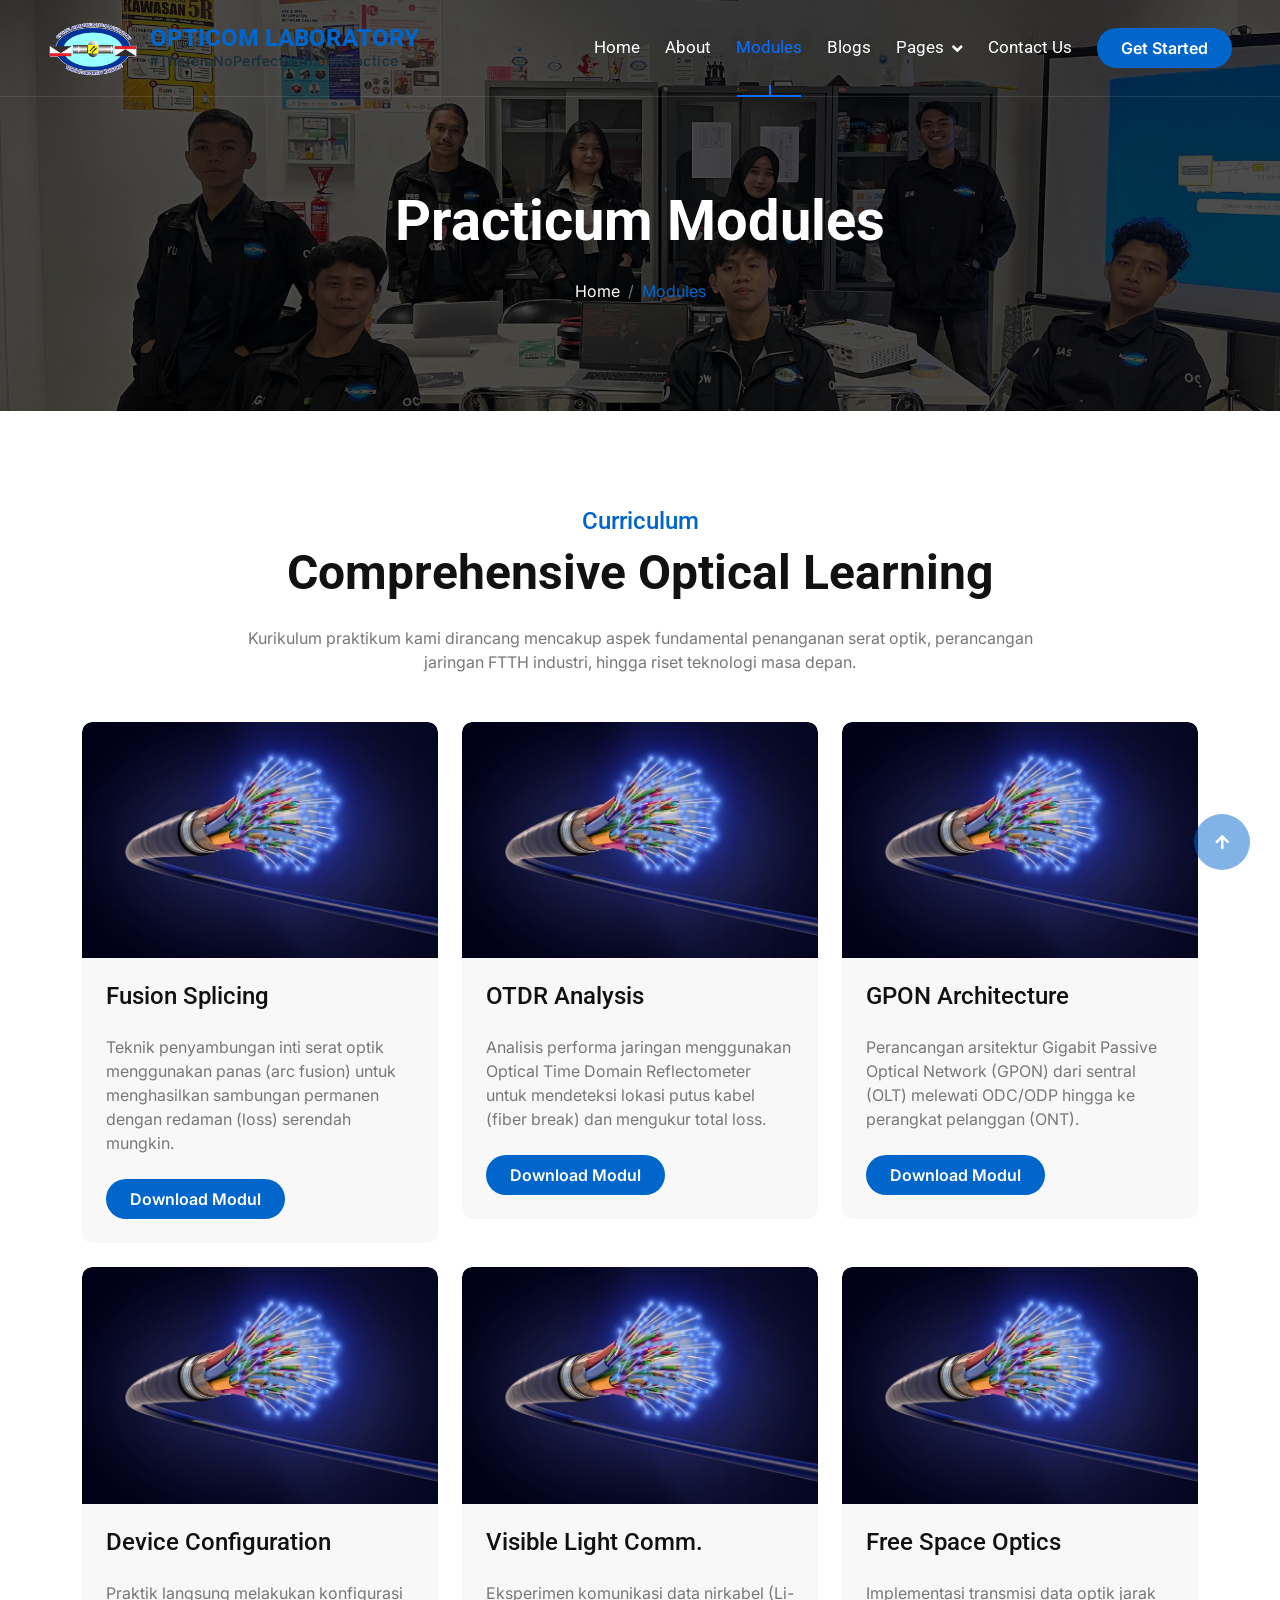
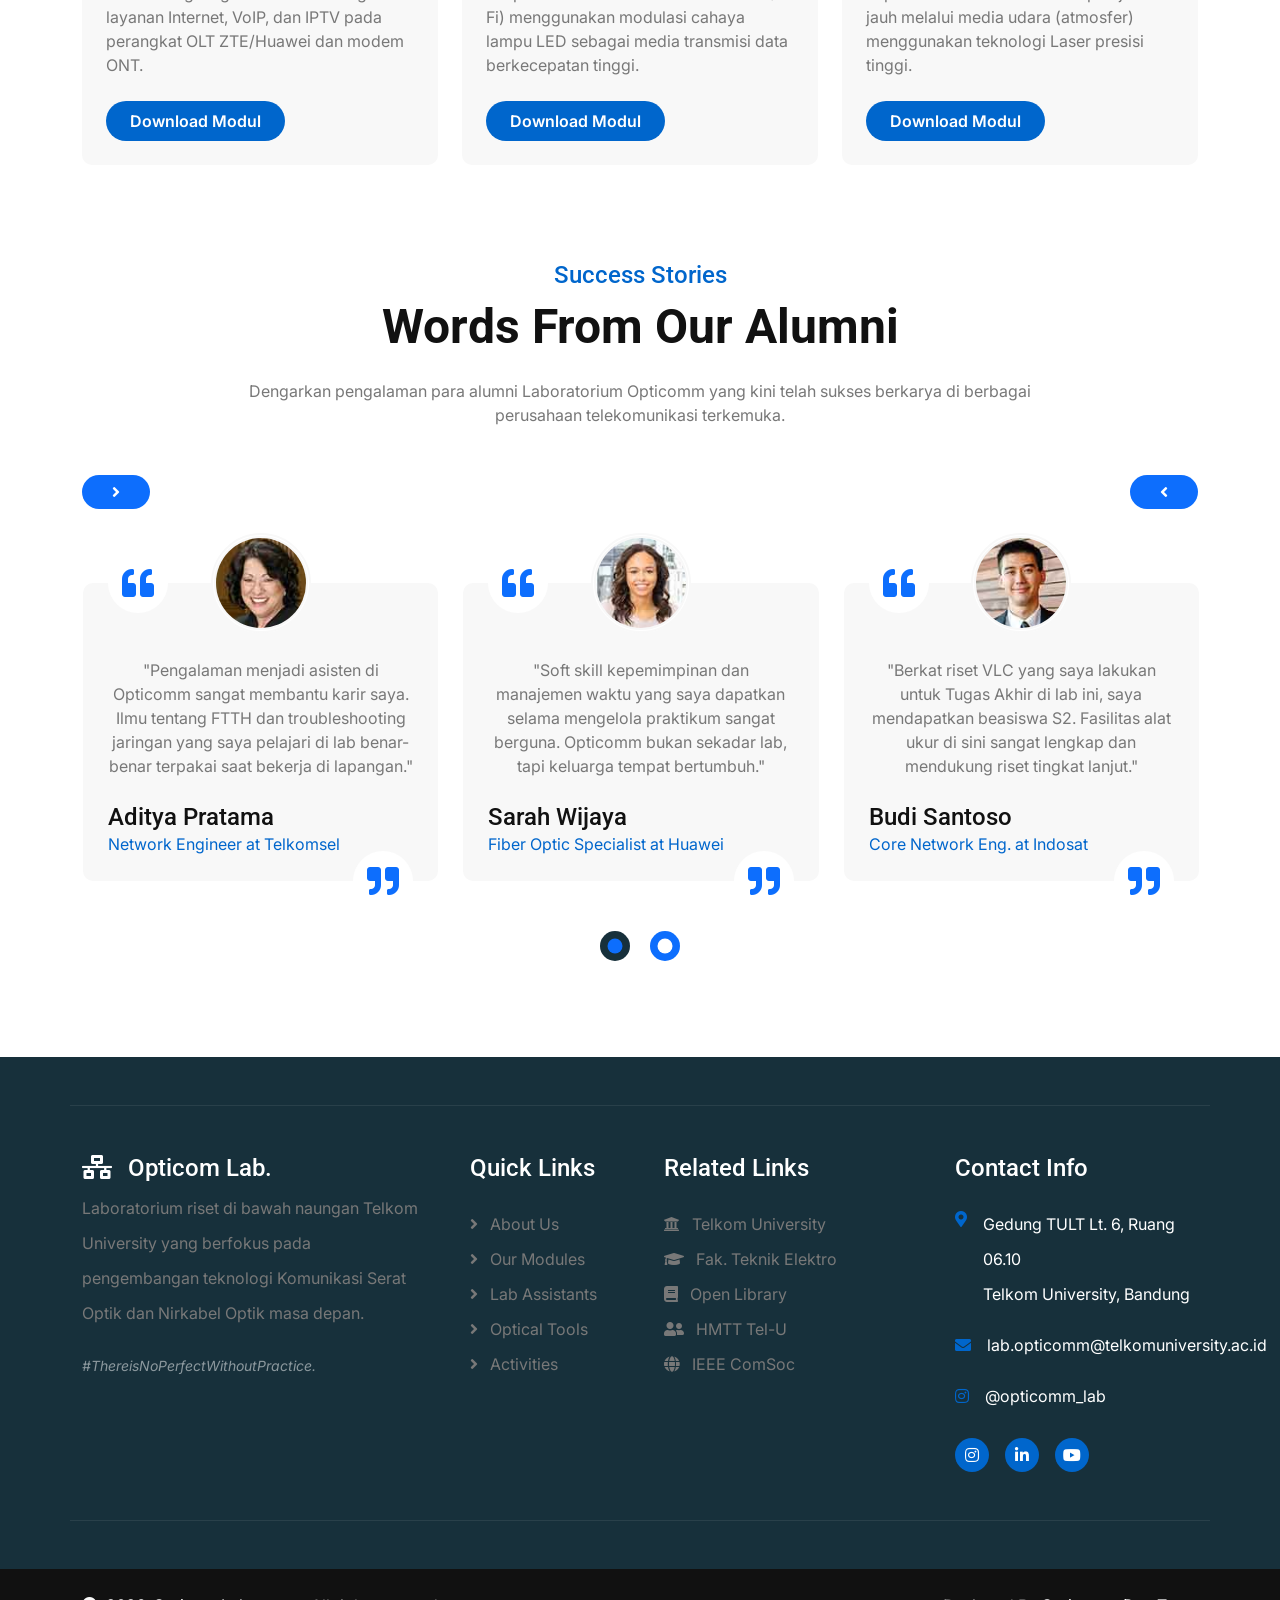
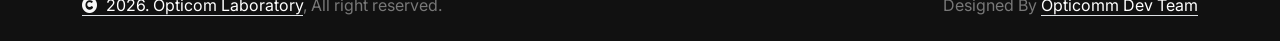
<file: service.html>
<!DOCTYPE html>
<html lang="en">

<head>
    <meta charset="utf-8">
    <title>Modules - Opticomm Laboratory</title>
    <meta content="width=device-width, initial-scale=1.0" name="viewport">
    <meta content="" name="keywords">
    <meta content="" name="description">

    <link rel="preconnect" href="https://fonts.googleapis.com">
    <link rel="preconnect" href="https://fonts.gstatic.com" crossorigin>
    <link href="https://fonts.googleapis.com/css2?family=Inter:wght@100..900&family=Roboto:wght@400;500;700;900&display=swap" rel="stylesheet"> 

    <link rel="stylesheet" href="https://use.fontawesome.com/releases/v5.15.4/css/all.css"/>
    <link href="https://cdn.jsdelivr.net/npm/bootstrap-icons@1.4.1/font/bootstrap-icons.css" rel="stylesheet">

    <link href="lib/animate/animate.min.css" rel="stylesheet">
    <link href="lib/lightbox/css/lightbox.min.css" rel="stylesheet">
    <link href="lib/owlcarousel/assets/owl.carousel.min.css" rel="stylesheet">

    <link href="css/bootstrap.min.css" rel="stylesheet">

    <link href="css/style.css" rel="stylesheet">
</head>

<body>

    <div id="spinner" class="show bg-white position-fixed translate-middle w-100 vh-100 top-50 start-50 d-flex align-items-center justify-content-center">
        <div class="spinner-border text-primary" style="width: 3rem; height: 3rem;" role="status">
            <span class="sr-only">Loading...</span>
        </div>
    </div>
    <div class="container-fluid position-relative p-0">
        <nav class="navbar navbar-expand-lg navbar-light px-4 px-lg-5 py-3 py-lg-0">
            <a href="index.html" class="navbar-brand p-0 d-flex align-items-center">
                <img src="img/logo-opticomm.png" alt="Logo" style="max-height: 55px; margin-right: 12px;">

                <div class="d-flex flex-column justify-content-center">
                    <h1 class="text-primary m-0" style="font-size: 24px; font-weight: 800; line-height: 1;">
                        OPTICOM LABORATORY
                    </h1>

                    <small class="text-secondary" style="font-size: 14px; font-weight: 500; letter-spacing: 0.5px;">
                        #ThereisNoPerfectWithoutPractice
                    </small>
                </div>
            </a>
            <button class="navbar-toggler" type="button" data-bs-toggle="collapse" data-bs-target="#navbarCollapse">
                <span class="fa fa-bars"></span>
            </button>
            <div class="collapse navbar-collapse" id="navbarCollapse">
                <div class="navbar-nav ms-auto py-0">
                    <a href="index.html" class="nav-item nav-link">Home</a>
                    <a href="about.html" class="nav-item nav-link">About</a>
                    <a href="service.html" class="nav-item nav-link active">Modules</a>
                    <a href="blog.html" class="nav-item nav-link">Blogs</a>
                    <div class="nav-item dropdown">
                        <a href="#" class="nav-link" data-bs-toggle="dropdown">
                            <span class="dropdown-toggle">Pages</span>
                        </a>
                        <div class="dropdown-menu m-0">
                            <a href="feature.html" class="dropdown-item">Facilities & Tools</a>
                            <a href="team.html" class="dropdown-item">Our Team</a>                   
                            <a href="coming-soon.html" class="dropdown-item">Optical Tools <span class="badge bg-danger ms-2">New</span></a>
                            <a href="coming-soon.html" class="dropdown-item">ITU-T Standards</a>
                            <a href="coming-soon.html" class="dropdown-item">Recruitment</a>
                        </div>
                    </div>
                    <a href="contact.html" class="nav-item nav-link">Contact Us</a>
                </div>
                <a href="#" class="btn btn-primary rounded-pill py-2 px-4 my-3 my-lg-0 flex-shrink-0">Get Started</a>
            </div>
        </nav>

        <div class="container-fluid bg-breadcrumb service-header" >
            <div class="container text-center py-5" style="max-width: 900px;">
                <h4 class="text-white display-4 mb-4 wow fadeInDown" data-wow-delay="0.1s">Practicum Modules</h4>
                <ol class="breadcrumb d-flex justify-content-center mb-0 wow fadeInDown" data-wow-delay="0.3s">
                    <li class="breadcrumb-item"><a href="index.html">Home</a></li>
                    <li class="breadcrumb-item active text-primary">Modules</li>
                </ol>    
            </div>
        </div>
        </div>
    <div class="container-fluid service py-5">
        <div class="container py-5">
            <div class="text-center mx-auto pb-5 wow fadeInUp" data-wow-delay="0.2s" style="max-width: 800px;">
                <h4 class="text-primary">Curriculum</h4>
                <h1 class="display-5 mb-4">Comprehensive Optical Learning</h1>
                <p class="mb-0">Kurikulum praktikum kami dirancang mencakup aspek fundamental penanganan serat optik, perancangan jaringan FTTH industri, hingga riset teknologi masa depan.
                </p>
            </div>
            <div class="row g-4">
                
                <div class="col-md-6 col-lg-4 wow fadeInUp" data-wow-delay="0.2s">
                    <div class="service-item">
                        <div class="service-img">
                            <img src="img/activity.jpg" class="img-fluid rounded-top w-100" alt="Fusion Splicing">
                        </div>
                        <div class="rounded-bottom p-4">
                            <a href="#" class="h4 d-inline-block mb-4">Fusion Splicing</a>
                            <p class="mb-4">Teknik penyambungan inti serat optik menggunakan panas (arc fusion) untuk menghasilkan sambungan permanen dengan redaman (loss) serendah mungkin.</p>
                            <a class="btn btn-primary rounded-pill py-2 px-4" href="#">Download Modul</a>
                        </div>
                    </div>
                </div>

                <div class="col-md-6 col-lg-4 wow fadeInUp" data-wow-delay="0.4s">
                    <div class="service-item">
                        <div class="service-img">
                            <img src="img/activity.jpg" class="img-fluid rounded-top w-100" alt="OTDR">
                        </div>
                        <div class="rounded-bottom p-4">
                            <a href="#" class="h4 d-inline-block mb-4">OTDR Analysis</a>
                            <p class="mb-4">Analisis performa jaringan menggunakan Optical Time Domain Reflectometer untuk mendeteksi lokasi putus kabel (fiber break) dan mengukur total loss.</p>
                            <a class="btn btn-primary rounded-pill py-2 px-4" href="#">Download Modul</a>
                        </div>
                    </div>
                </div>

                <div class="col-md-6 col-lg-4 wow fadeInUp" data-wow-delay="0.6s">
                    <div class="service-item">
                        <div class="service-img">
                            <img src="img/activity.jpg" class="img-fluid rounded-top w-100" alt="FTTH Design">
                        </div>
                        <div class="rounded-bottom p-4">
                            <a href="#" class="h4 d-inline-block mb-4">GPON Architecture</a>
                            <p class="mb-4">Perancangan arsitektur Gigabit Passive Optical Network (GPON) dari sentral (OLT) melewati ODC/ODP hingga ke perangkat pelanggan (ONT).</p>
                            <a class="btn btn-primary rounded-pill py-2 px-4" href="#">Download Modul</a>
                        </div>
                    </div>
                </div>

                <div class="col-md-6 col-lg-4 wow fadeInUp" data-wow-delay="0.2s">
                    <div class="service-item">
                        <div class="service-img">
                            <img src="img/activity.jpg" class="img-fluid rounded-top w-100" alt="Network Config">
                        </div>
                        <div class="rounded-bottom p-4">
                            <a href="#" class="h4 d-inline-block mb-4">Device Configuration</a>
                            <p class="mb-4">Praktik langsung melakukan konfigurasi layanan Internet, VoIP, dan IPTV pada perangkat OLT ZTE/Huawei dan modem ONT.</p>
                            <a class="btn btn-primary rounded-pill py-2 px-4" href="#">Download Modul</a>
                        </div>
                    </div>
                </div>

                <div class="col-md-6 col-lg-4 wow fadeInUp" data-wow-delay="0.4s">
                    <div class="service-item">
                        <div class="service-img">
                            <img src="img/activity.jpg" class="img-fluid rounded-top w-100" alt="VLC">
                        </div>
                        <div class="rounded-bottom p-4">
                            <a href="#" class="h4 d-inline-block mb-4">Visible Light Comm.</a>
                            <p class="mb-4">Eksperimen komunikasi data nirkabel (Li-Fi) menggunakan modulasi cahaya lampu LED sebagai media transmisi data berkecepatan tinggi.</p>
                            <a class="btn btn-primary rounded-pill py-2 px-4" href="#">Download Modul</a>
                        </div>
                    </div>
                </div>

                <div class="col-md-6 col-lg-4 wow fadeInUp" data-wow-delay="0.6s">
                    <div class="service-item">
                        <div class="service-img">
                            <img src="img/activity.jpg" class="img-fluid rounded-top w-100" alt="FSO">
                        </div>
                        <div class="rounded-bottom p-4">
                            <a href="#" class="h4 d-inline-block mb-4">Free Space Optics</a>
                            <p class="mb-4">Implementasi transmisi data optik jarak jauh melalui media udara (atmosfer) menggunakan teknologi Laser presisi tinggi.</p>
                            <a class="btn btn-primary rounded-pill py-2 px-4" href="#">Download Modul</a>
                        </div>
                    </div>
                </div>
            </div>
        </div>
    </div>
    <div class="container-fluid testimonial pb-5">
        <div class="container pb-5">
            <div class="text-center mx-auto pb-5 wow fadeInUp" data-wow-delay="0.2s" style="max-width: 800px;">
                <h4 class="text-primary">Success Stories</h4>
                <h1 class="display-5 mb-4">Words From Our Alumni</h1>
                <p class="mb-0">Dengarkan pengalaman para alumni Laboratorium Opticomm yang kini telah sukses berkarya di berbagai perusahaan telekomunikasi terkemuka.
                </p>
            </div>
            
            <div class="owl-carousel testimonial-carousel wow fadeInUp" data-wow-delay="0.2s">

                <div class="testimonial-item">
                    <div class="testimonial-quote-left">
                        <i class="fas fa-quote-left fa-2x"></i>
                    </div>
                    <div class="testimonial-img">
                        <img src="img/testimonial-1.jpg" class="img-fluid" alt="Image">
                    </div>
                    <div class="testimonial-text">
                        <p class="mb-0">"Pengalaman menjadi asisten di Opticomm sangat membantu karir saya. Ilmu tentang FTTH dan troubleshooting jaringan yang saya pelajari di lab benar-benar terpakai saat bekerja di lapangan."
                        </p>
                    </div>
                    <div class="testimonial-title">
                        <div>
                            <h4 class="mb-0">Aditya Pratama</h4>
                            <p class="mb-0 text-primary">Network Engineer at Telkomsel</p>
                        </div>
                    </div>
                    <div class="testimonial-quote-right">
                        <i class="fas fa-quote-right fa-2x"></i>
                    </div>
                </div>

                <div class="testimonial-item">
                    <div class="testimonial-quote-left">
                        <i class="fas fa-quote-left fa-2x"></i>
                    </div>
                    <div class="testimonial-img">
                        <img src="img/testimonial-2.jpg" class="img-fluid" alt="Image">
                    </div>
                    <div class="testimonial-text">
                        <p class="mb-0">"Soft skill kepemimpinan dan manajemen waktu yang saya dapatkan selama mengelola praktikum sangat berguna. Opticomm bukan sekadar lab, tapi keluarga tempat bertumbuh."
                        </p>
                    </div>
                    <div class="testimonial-title">
                        <div>
                            <h4 class="mb-0">Sarah Wijaya</h4>
                            <p class="mb-0 text-primary">Fiber Optic Specialist at Huawei</p>
                        </div>
                    </div>
                    <div class="testimonial-quote-right">
                        <i class="fas fa-quote-right fa-2x"></i>
                    </div>
                </div>

                <div class="testimonial-item">
                    <div class="testimonial-quote-left">
                        <i class="fas fa-quote-left fa-2x"></i>
                    </div>
                    <div class="testimonial-img">
                        <img src="img/testimonial-3.jpg" class="img-fluid" alt="Image">
                    </div>
                    <div class="testimonial-text">
                        <p class="mb-0">"Berkat riset VLC yang saya lakukan untuk Tugas Akhir di lab ini, saya mendapatkan beasiswa S2. Fasilitas alat ukur di sini sangat lengkap dan mendukung riset tingkat lanjut."
                        </p>
                    </div>
                    <div class="testimonial-title">
                        <div>
                            <h4 class="mb-0">Budi Santoso</h4>
                            <p class="mb-0 text-primary">Core Network Eng. at Indosat</p>
                        </div>
                    </div>
                    <div class="testimonial-quote-right">
                        <i class="fas fa-quote-right fa-2x"></i>
                    </div>
                </div>
                
                 <div class="testimonial-item">
                    <div class="testimonial-quote-left">
                        <i class="fas fa-quote-left fa-2x"></i>
                    </div>
                    <div class="testimonial-img">
                        <img src="img/testimonial-1.jpg" class="img-fluid" alt="Image">
                    </div>
                    <div class="testimonial-text">
                        <p class="mb-0">"Lingkungan di Opticomm sangat supportif. Teman-teman asisten dan koordas sangat membantu dalam memahami konsep jaringan optik yang rumit menjadi sederhana."
                        </p>
                    </div>
                    <div class="testimonial-title">
                        <div>
                            <h4 class="mb-0">Rian Ardianto</h4>
                            <p class="mb-0 text-primary">Cloud Engineer at Lintasarta</p>
                        </div>
                    </div>
                    <div class="testimonial-quote-right">
                        <i class="fas fa-quote-right fa-2x"></i>
                    </div>
                </div>

            </div>
        </div>
    </div>
    <div class="container-fluid footer py-5 wow fadeIn" data-wow-delay="0.2s">
        <div class="container py-5 border-start-0 border-end-0"
            style="border: 1px solid; border-color: rgba(255, 255, 255, 0.08);">
            <div class="row g-5">

                <div class="col-md-6 col-lg-6 col-xl-4">
                    <div class="footer-item">
                        <a class="p-0">
                            <h4 class="text-white"><i class="fas fa-network-wired me-3"></i>Opticom Lab.</h4>
                        </a>
                        <p class="mb-4">Laboratorium riset di bawah naungan Telkom University yang berfokus pada
                            pengembangan teknologi Komunikasi Serat Optik dan Nirkabel Optik masa depan.</p>

                        <div class="d-flex text-white-50">
                            <small><i>#ThereisNoPerfectWithoutPractice.</i></small>
                        </div>
                    </div>
                </div>

                <div class="col-md-6 col-lg-6 col-xl-2">
                    <div class="footer-item">
                        <h4 class="text-white mb-4">Quick Links</h4>
                        <a href="about.html"><i class="fas fa-angle-right me-2"></i> About Us</a>
                        <a href="service.html"><i class="fas fa-angle-right me-2"></i> Our Modules</a>
                        <a href="team.html"><i class="fas fa-angle-right me-2"></i> Lab Assistants</a>
                        <a href="coming-soon.html"><i class="fas fa-angle-right me-2"></i> Optical Tools</a>
                        <a href="blog.html"><i class="fas fa-angle-right me-2"></i> Activities</a>
                    </div>
                </div>

                <div class="col-md-6 col-lg-6 col-xl-3">
                    <div class="footer-item">
                        <h4 class="text-white mb-4">Related Links</h4>
                        <a href="https://telkomuniversity.ac.id" target="_blank"><i class="fas fa-university me-2"></i>
                            Telkom University</a>
                        <a href="https://www.instagram.com/fte.telkomuniversity/?hl=en" target="_blank"><i class="fas fa-graduation-cap me-2"></i> Fak. Teknik Elektro</a>
                        <a href="https://www.instagram.com/openlibrary.telu/?hl=en" target="_blank"><i class="fas fa-book me-2"></i> Open Library</a>
                        <a href="https://www.instagram.com/hmtt_telco/?hl=en" target="_blank"><i class="fas fa-user-friends me-2"></i> HMTT Tel-U</a>
                        <a href="https://www.comsoc.org/" target="_blank"><i class="fas fa-globe me-2"></i> IEEE ComSoc</a>
                    </div>
                </div>

                <div class="col-md-6 col-lg-6 col-xl-3">
                    <div class="footer-item">
                        <h4 class="text-white mb-4">Contact Info</h4>
                        <div class="d-flex align-items-start">
                            <i class="fas fa-map-marker-alt text-primary me-3 mt-1"></i>
                            <p class="text-white mb-0">Gedung TULT Lt. 6, Ruang 06.10<br>Telkom University, Bandung</p>
                        </div>
                        <div class="d-flex align-items-center my-3">
                            <i class="fas fa-envelope text-primary me-3"></i>
                            <p class="text-white mb-0">lab.opticomm@telkomuniversity.ac.id</p>
                        </div>
                        <div class="d-flex align-items-center mb-4">
                            <i class="fab fa-instagram text-primary me-3"></i>
                            <p class="text-white mb-0">@opticomm_lab</p>
                        </div>

                        <div class="d-flex">
                            <a class="btn btn-primary btn-sm-square rounded-circle me-3" href="https://www.instagram.com/opticommlaboratory/" target="_blank"><i
                                    class="fab fa-instagram text-white"></i></a>
                            <a class="btn btn-primary btn-sm-square rounded-circle me-3" href="https://www.linkedin.com/company/optical-communication-laboratory/" target="_blank"><i
                                    class="fab fa-linkedin-in text-white"></i></a>
                            <a class="btn btn-primary btn-sm-square rounded-circle me-0" href="https://www.youtube.com/@OpticommLaboratoryTel-U" target="_blank"><i
                                    class="fab fa-youtube text-white"></i></a>
                        </div>
                    </div>
                </div>
            </div>
        </div>
    </div>
    <div class="container-fluid copyright py-4">
        <div class="container">
            <div class="row g-4 align-items-center">
                <div class="col-md-6 text-center text-md-start mb-md-0">
                    <span class="text-body"><a class="border-bottom text-white"><i
                                class="fas fa-copyright text-light me-2"></i>2026. Opticom Laboratory</a>, All right
                        reserved.</span>
                </div>
                <div class="col-md-6 text-center text-md-end text-body">
                    Designed By <a class="border-bottom text-white">Opticomm Dev Team</a>
                </div>
            </div>
        </div>
    </div>
    <a href="#" class="btn btn-primary btn-lg-square rounded-circle back-to-top"><i class="fa fa-arrow-up"></i></a>   

    
    <script src="https://ajax.googleapis.com/ajax/libs/jquery/3.6.4/jquery.min.js"></script>
    <script src="https://cdn.jsdelivr.net/npm/bootstrap@5.0.0/dist/js/bootstrap.bundle.min.js"></script>
    <script src="lib/wow/wow.min.js"></script>
    <script src="lib/easing/easing.min.js"></script>
    <script src="lib/waypoints/waypoints.min.js"></script>
    <script src="lib/counterup/counterup.min.js"></script>
    <script src="lib/lightbox/js/lightbox.min.js"></script>
    <script src="lib/owlcarousel/owl.carousel.min.js"></script>
    

    <script src="js/main.js"></script>
</body>

</html>
</file>
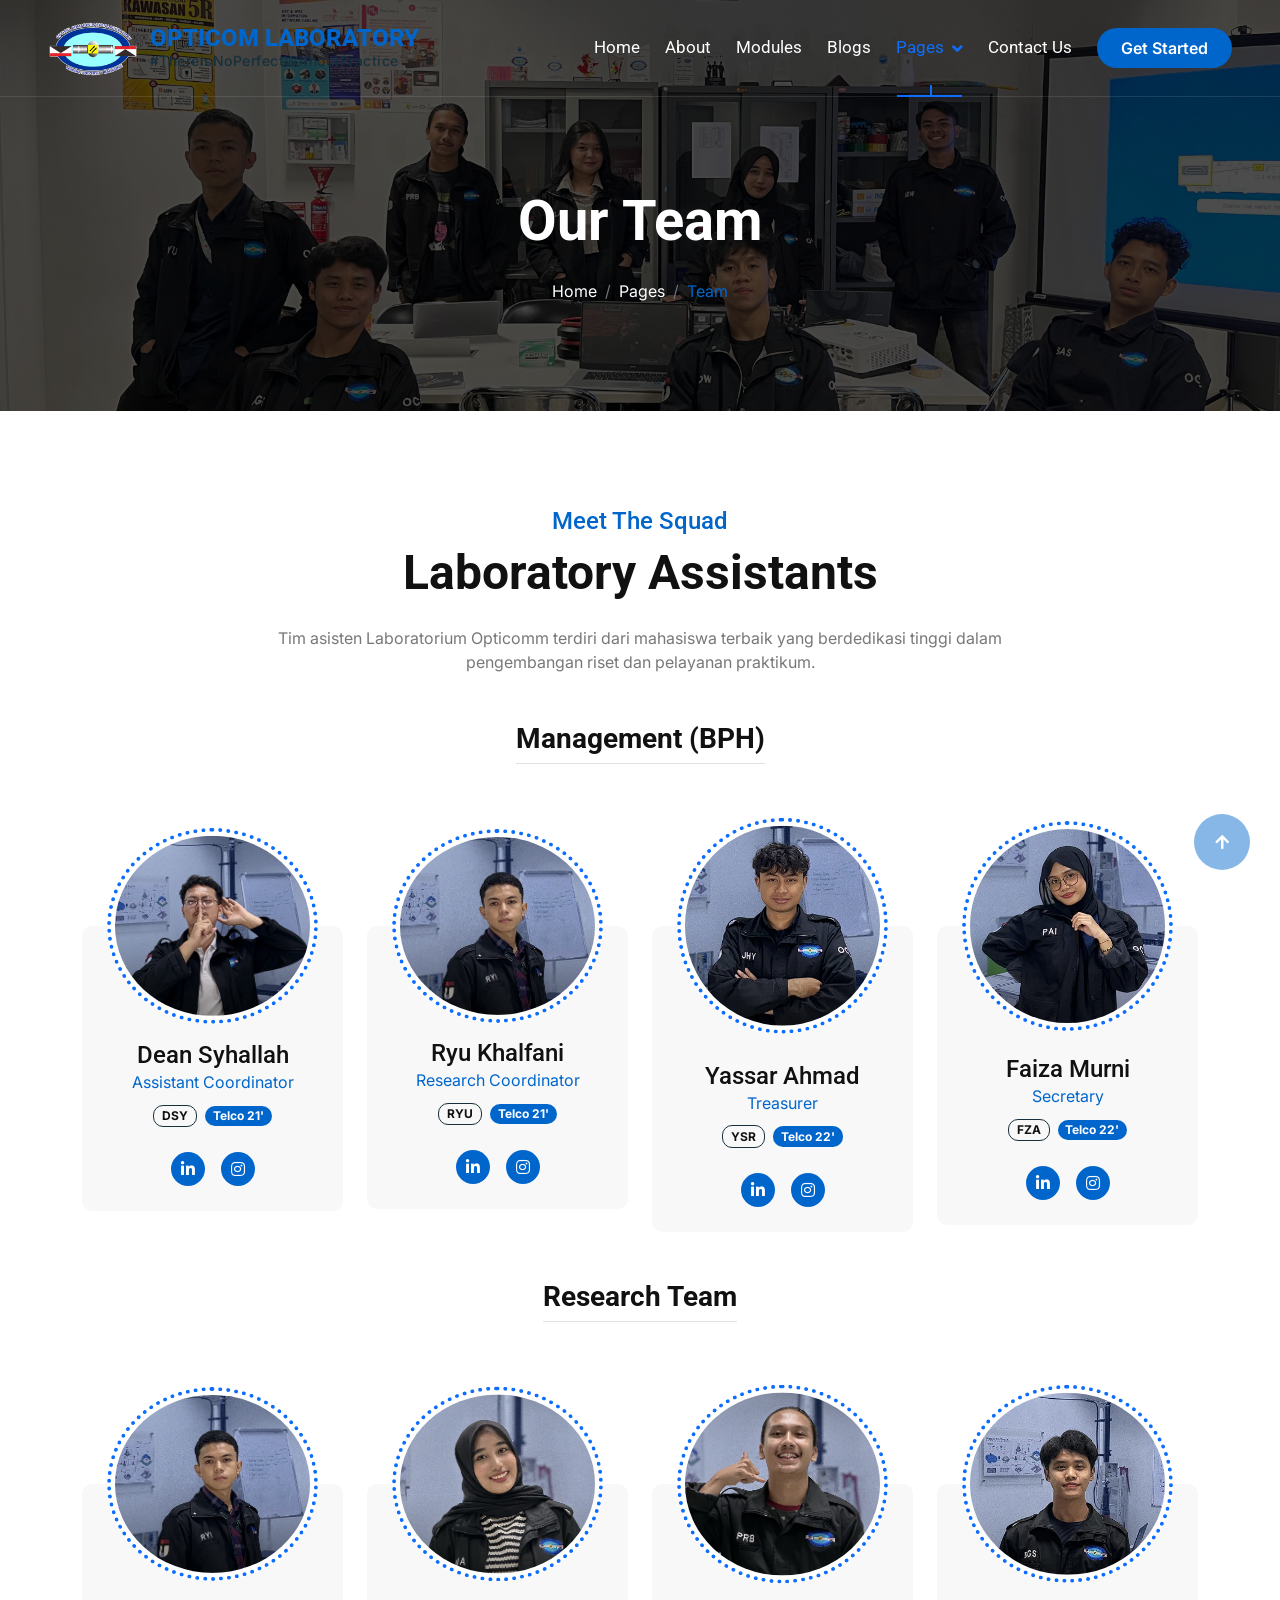
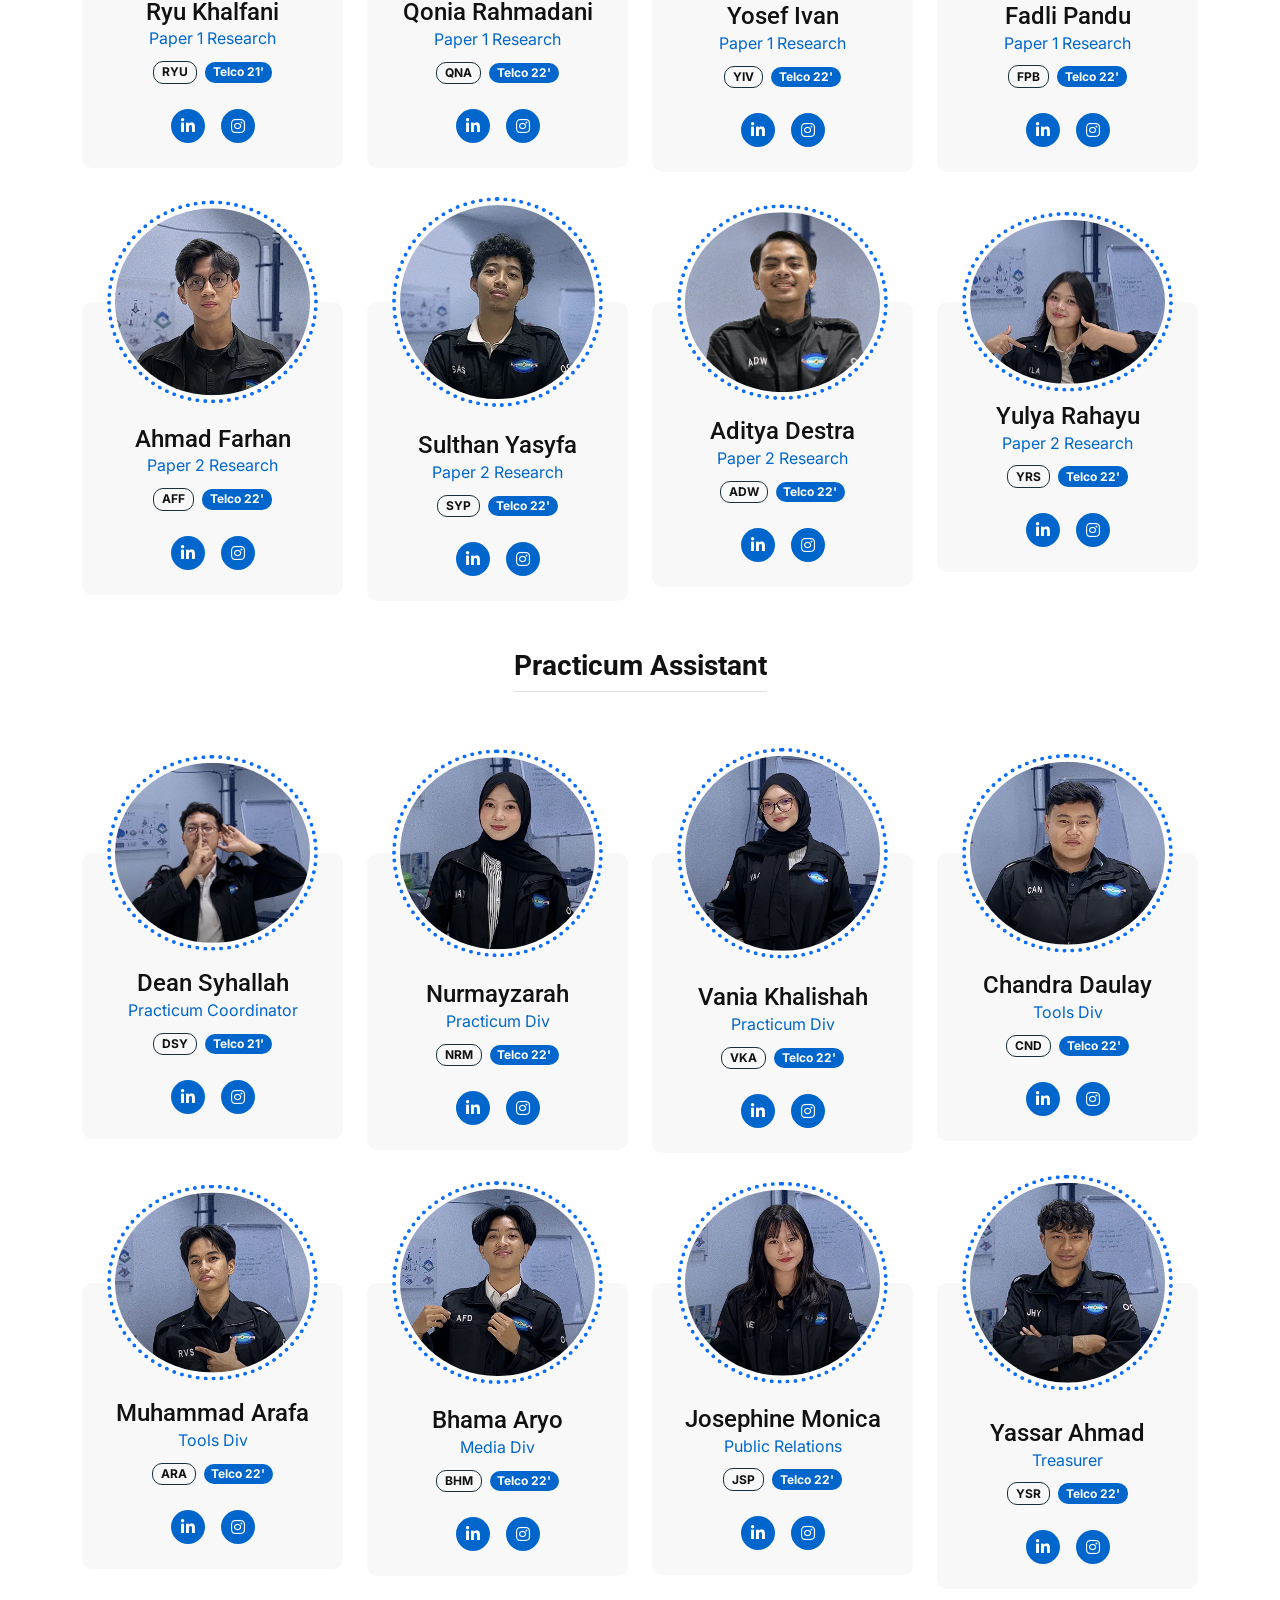
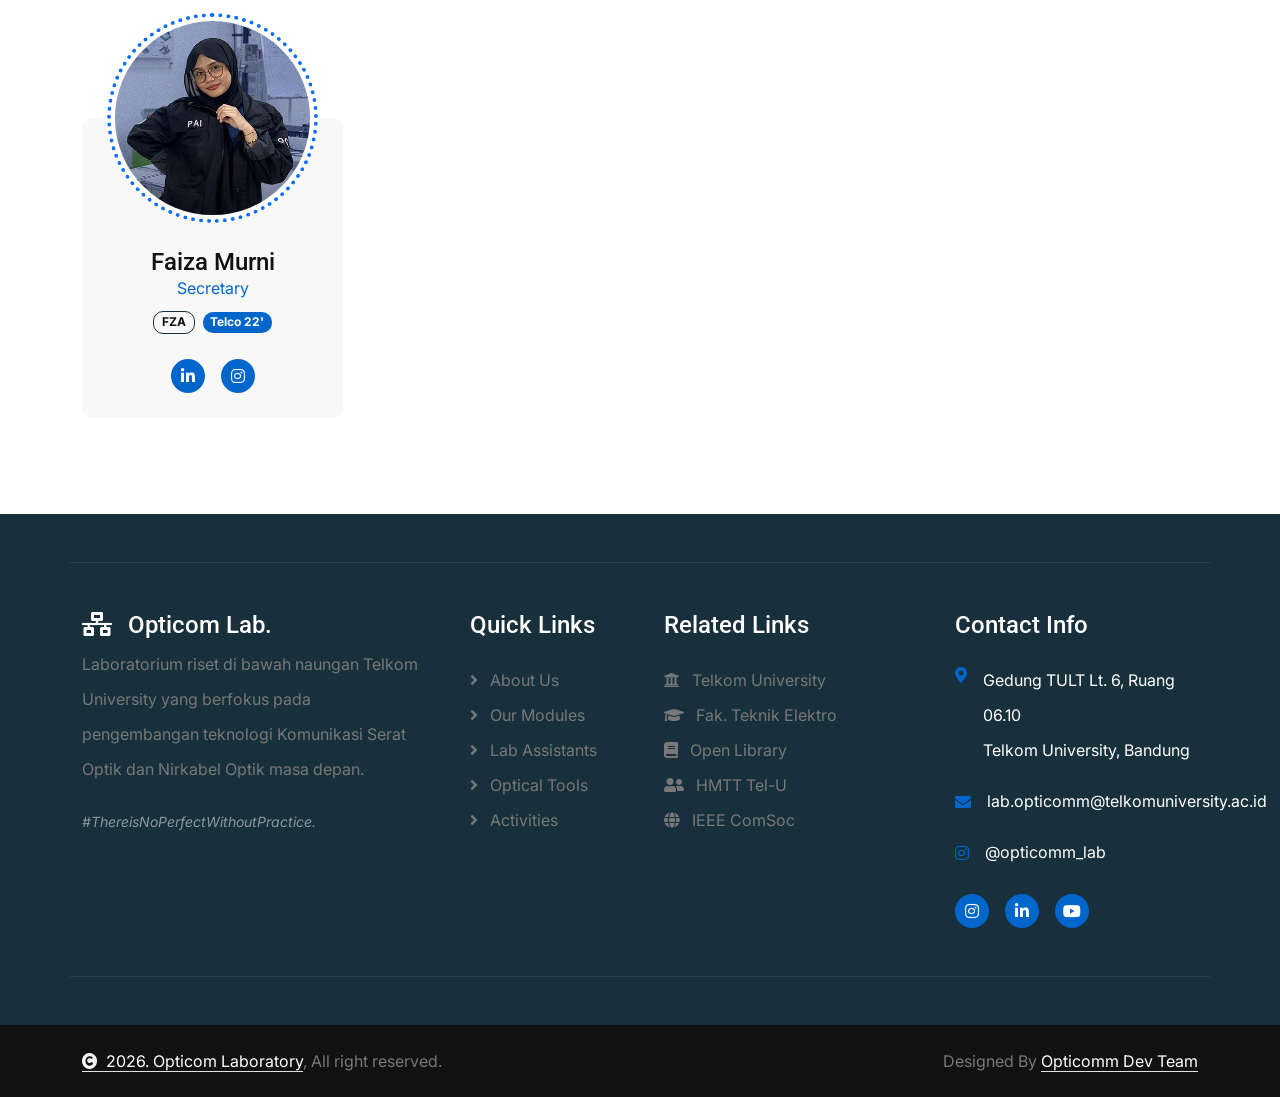
<file: team.html>
<!DOCTYPE html>
<html lang="en">

<head>
    <meta charset="utf-8">
    <title>Our Team - Opticomm Laboratory</title>
    <meta content="width=device-width, initial-scale=1.0" name="viewport">
    <meta content="" name="keywords">
    <meta content="" name="description">

    <link rel="preconnect" href="https://fonts.googleapis.com">
    <link rel="preconnect" href="https://fonts.gstatic.com" crossorigin>
    <link
        href="https://fonts.googleapis.com/css2?family=Inter:wght@100..900&family=Roboto:wght@400;500;700;900&display=swap"
        rel="stylesheet">

    <link rel="stylesheet" href="https://use.fontawesome.com/releases/v5.15.4/css/all.css" />
    <link href="https://cdn.jsdelivr.net/npm/bootstrap-icons@1.4.1/font/bootstrap-icons.css" rel="stylesheet">

    <link href="lib/animate/animate.min.css" rel="stylesheet">
    <link href="lib/lightbox/css/lightbox.min.css" rel="stylesheet">
    <link href="lib/owlcarousel/assets/owl.carousel.min.css" rel="stylesheet">

    <link href="css/bootstrap.min.css" rel="stylesheet">

    <link href="css/style.css" rel="stylesheet">
</head>

<body>

    <div id="spinner"
        class="show bg-white position-fixed translate-middle w-100 vh-100 top-50 start-50 d-flex align-items-center justify-content-center">
        <div class="spinner-border text-primary" style="width: 3rem; height: 3rem;" role="status">
            <span class="sr-only">Loading...</span>
        </div>
    </div>
    <div class="container-fluid position-relative p-0">
        <nav class="navbar navbar-expand-lg navbar-light px-4 px-lg-5 py-3 py-lg-0">
            <a href="index.html" class="navbar-brand p-0 d-flex align-items-center">
                <img src="img/logo-opticomm.png" alt="Logo" style="max-height: 55px; margin-right: 12px;">

                <div class="d-flex flex-column justify-content-center">
                    <h1 class="text-primary m-0" style="font-size: 24px; font-weight: 800; line-height: 1;">
                        OPTICOM LABORATORY
                    </h1>

                    <small class="text-secondary" style="font-size: 14px; font-weight: 500; letter-spacing: 0.5px;">
                        #ThereisNoPerfectWithoutPractice
                    </small>
                </div>
            </a>
            <button class="navbar-toggler" type="button" data-bs-toggle="collapse" data-bs-target="#navbarCollapse">
                <span class="fa fa-bars"></span>
            </button>
            <div class="collapse navbar-collapse" id="navbarCollapse">
                <div class="navbar-nav ms-auto py-0">
                    <a href="index.html" class="nav-item nav-link">Home</a>
                    <a href="about.html" class="nav-item nav-link">About</a>
                    <a href="service.html" class="nav-item nav-link">Modules</a>
                    <a href="blog.html" class="nav-item nav-link">Blogs</a>
                    <div class="nav-item dropdown">
                        <a href="#" class="nav-link active" data-bs-toggle="dropdown">
                            <span class="dropdown-toggle">Pages</span>
                        </a>
                        <div class="dropdown-menu m-0">
                            <a href="feature.html" class="dropdown-item">Facilities & Tools</a>
                            <a href="team.html" class="dropdown-item active">Our team</a>
                            <a href="coming-soon.html" class="dropdown-item">Optical Tools <span
                                    class="badge bg-danger ms-2">New</span></a>
                            <a href="coming-soon.html" class="dropdown-item">ITU-T Standards</a>
                            <a href="coming-soon.html" class="dropdown-item">Recruitment</a>
                        </div>
                    </div>
                    <a href="contact.html" class="nav-item nav-link">Contact Us</a>
                </div>
                <a href="#" class="btn btn-primary rounded-pill py-2 px-4 my-3 my-lg-0 flex-shrink-0">Get Started</a>
            </div>
        </nav>

        <div class="container-fluid bg-breadcrumb team-header">
            <div class="container text-center py-5" style="max-width: 900px;">
                <h4 class="text-white display-4 mb-4 wow fadeInDown" data-wow-delay="0.1s">Our Team</h4>
                <ol class="breadcrumb d-flex justify-content-center mb-0 wow fadeInDown" data-wow-delay="0.3s">
                    <li class="breadcrumb-item"><a href="index.html">Home</a></li>
                    <li class="breadcrumb-item"><a href="#">Pages</a></li>
                    <li class="breadcrumb-item active text-primary">Team</li>
                </ol>
            </div>
        </div>
    </div>
    <div class="container-fluid team py-5">
        <div class="container py-5">
            <div class="text-center mx-auto pb-5 wow fadeInUp" data-wow-delay="0.2s" style="max-width: 800px;">
                <h4 class="text-primary">Meet The Squad</h4>
                <h1 class="display-5 mb-4">Laboratory Assistants</h1>
                <p class="mb-0">Tim asisten Laboratorium Opticomm terdiri dari mahasiswa terbaik yang berdedikasi tinggi
                    dalam pengembangan riset dan pelayanan praktikum.
                </p>
            </div>

            <div class="text-center mb-5 wow fadeInUp" data-wow-delay="0.2s">
                <h3 class="fw-bold text-dark border-bottom d-inline-block pb-2">Management (BPH)</h3>
            </div>

            <div class="row g-4 justify-content-center mb-5">
                <div class="col-md-6 col-lg-6 col-xl-3 wow fadeInUp" data-wow-delay="0.2s">
                    <div class="team-item">
                        <div class="team-img">
                            <img src="img/dean.png" class="img-fluid" alt="">
                        </div>
                        <div class="team-title">
                            <h4 class="mb-0">Dean Syhallah</h4>
                            <p class="mb-0 text-primary">Assistant Coordinator</p>
                            <div class="mt-2">
                                <span class="badge bg-light text-dark border border-secondary me-1">DSY</span>
                                <span class="badge bg-primary">Telco 21'</span>
                            </div>
                        </div>
                        <div class="team-icon">
                            <a class="btn btn-primary btn-sm-square rounded-circle me-3" href=""><i
                                    class="fab fa-linkedin-in"></i></a>
                            <a class="btn btn-primary btn-sm-square rounded-circle me-0"
                                href="https://www.instagram.com/deandesannn/" target="_blank"><i
                                    class="fab fa-instagram"></i></a>
                        </div>
                    </div>
                </div>

                <div class="col-md-6 col-lg-6 col-xl-3 wow fadeInUp" data-wow-delay="0.4s">
                    <div class="team-item">
                        <div class="team-img">
                            <img src="img/ryu.png" class="img-fluid" alt="">
                        </div>
                        <div class="team-title">
                            <h4 class="mb-0">Ryu Khalfani</h4>
                            <p class="mb-0 text-primary">Research Coordinator</p>
                            <div class="mt-2">
                                <span class="badge bg-light text-dark border border-secondary me-1">RYU</span>
                                <span class="badge bg-primary">Telco 21'</span>
                            </div>
                        </div>
                        <div class="team-icon">
                            <a class="btn btn-primary btn-sm-square rounded-circle me-3"
                                href="https://www.linkedin.com/in/ryukhalfani/" target="_blank"><i
                                    class="fab fa-linkedin-in"></i></a>
                            <a class="btn btn-primary btn-sm-square rounded-circle me-0"
                                href="https://www.instagram.com/ryukhalfani/" target="_blank"><i
                                    class="fab fa-instagram"></i></a>
                        </div>
                    </div>
                </div>

                <div class="col-md-6 col-lg-6 col-xl-3 wow fadeInUp" data-wow-delay="0.6s">
                    <div class="team-item">
                        <div class="team-img">
                            <img src="img/alip.png" class="img-fluid" alt="">
                        </div>
                        <div class="team-title">
                            <h4 class="mb-0">Yassar Ahmad</h4>
                            <p class="mb-0 text-primary">Treasurer</p>
                            <div class="mt-2">
                                <span class="badge bg-light text-dark border border-secondary me-1">YSR</span>
                                <span class="badge bg-primary">Telco 22'</span>
                            </div>
                        </div>
                        <div class="team-icon">
                            <a class="btn btn-primary btn-sm-square rounded-circle me-3" href=""><i
                                    class="fab fa-linkedin-in"></i></a>
                            <a class="btn btn-primary btn-sm-square rounded-circle me-0"
                                href="https://www.instagram.com/ycxhx__/" target="_blank"><i
                                    class="fab fa-instagram"></i></a>
                        </div>
                    </div>
                </div>

                <div class="col-md-6 col-lg-6 col-xl-3 wow fadeInUp" data-wow-delay="0.8s">
                    <div class="team-item">
                        <div class="team-img">
                            <img src="img/faiza.png" class="img-fluid" alt="">
                        </div>
                        <div class="team-title">
                            <h4 class="mb-0">Faiza Murni</h4>
                            <p class="mb-0 text-primary">Secretary</p>
                            <div class="mt-2">
                                <span class="badge bg-light text-dark border border-secondary me-1">FZA</span>
                                <span class="badge bg-primary">Telco 22'</span>
                            </div>
                        </div>
                        <div class="team-icon">
                            <a class="btn btn-primary btn-sm-square rounded-circle me-3"
                                href="https://www.linkedin.com/in/faiza-murni-090102282/" target="_blank"><i
                                    class="fab fa-linkedin-in"></i></a>
                            <a class="btn btn-primary btn-sm-square rounded-circle me-0"
                                href="https://www.instagram.com/c.estzaa/" target="_blank"><i
                                    class="fab fa-instagram"></i></a>
                        </div>
                    </div>
                </div>
            </div>

            <div class="text-center mb-5 mt-5 wow fadeInUp" data-wow-delay="0.2s">
                <h3 class="fw-bold text-dark border-bottom d-inline-block pb-2">Research Team</h3>
            </div>

            <div class="row g-4 mb-5">
                <div class="col-md-6 col-lg-6 col-xl-3 wow fadeInUp" data-wow-delay="0.4s">
                    <div class="team-item">
                        <div class="team-img">
                            <img src="img/ryu.png" class="img-fluid" alt="">
                        </div>
                        <div class="team-title">
                            <h4 class="mb-0">Ryu Khalfani</h4>
                            <p class="mb-0 text-primary">Paper 1 Research</p>
                            <div class="mt-2">
                                <span class="badge bg-light text-dark border border-secondary me-1">RYU</span>
                                <span class="badge bg-primary">Telco 21'</span>
                            </div>
                        </div>
                        <div class="team-icon">
                            <a class="btn btn-primary btn-sm-square rounded-circle me-3"
                                href="https://www.linkedin.com/in/ryukhalfani/" target="_blank"><i
                                    class="fab fa-linkedin-in"></i></a>
                            <a class="btn btn-primary btn-sm-square rounded-circle me-0"
                                href="https://www.instagram.com/ryukhalfani/" target="_blank"><i
                                    class="fab fa-instagram"></i></a>
                        </div>
                    </div>
                </div>

                <div class="col-md-6 col-lg-6 col-xl-3 wow fadeInUp" data-wow-delay="0.4s">
                    <div class="team-item">
                        <div class="team-img">
                            <img src="img/qonia.png" class="img-fluid" alt="">
                        </div>
                        <div class="team-title">
                            <h4 class="mb-0">Qonia Rahmadani</h4>
                            <p class="mb-0 text-primary">Paper 1 Research</p>
                            <div class="mt-2">
                                <span class="badge bg-light text-dark border border-secondary me-1">QNA</span>
                                <span class="badge bg-primary">Telco 22'</span>
                            </div>
                        </div>
                        <div class="team-icon">
                            <a class="btn btn-primary btn-sm-square rounded-circle me-3"
                                href="https://www.linkedin.com/in/qonia-rahmadani-31732b2b4/" target="_blank"><i
                                    class="fab fa-linkedin-in"></i></a>
                            <a class="btn btn-primary btn-sm-square rounded-circle me-0"
                                href="https://www.instagram.com/qoniarahmadanii/" target="_blank"><i
                                    class="fab fa-instagram"></i></a>
                        </div>
                    </div>
                </div>


                <div class="col-md-6 col-lg-6 col-xl-3 wow fadeInUp" data-wow-delay="0.2s">
                    <div class="team-item">
                        <div class="team-img">
                            <img src="img/ocep.png" class="img-fluid" alt="">
                        </div>
                        <div class="team-title">
                            <h4 class="mb-0">Yosef Ivan</h4>
                            <p class="mb-0 text-primary">Paper 1 Research</p>
                            <div class="mt-2">
                                <span class="badge bg-light text-dark border border-secondary me-1">YIV</span>
                                <span class="badge bg-primary">Telco 22'</span>
                            </div>
                        </div>
                        <div class="team-icon">
                            <a class="btn btn-primary btn-sm-square rounded-circle me-3" href=""><i
                                    class="fab fa-linkedin-in"></i></a>
                            <a class="btn btn-primary btn-sm-square rounded-circle me-0"
                                href="https://www.instagram.com/ramiro_purba/" target="_blank"><i
                                    class="fab fa-instagram"></i></a>
                        </div>
                    </div>
                </div>

                <div class="col-md-6 col-lg-6 col-xl-3 wow fadeInUp" data-wow-delay="0.4s">
                    <div class="team-item">
                        <div class="team-img">
                            <img src="img/bagas.png" class="img-fluid" alt="">
                        </div>
                        <div class="team-title">
                            <h4 class="mb-0">Fadli Pandu</h4>
                            <p class="mb-0 text-primary">Paper 1 Research</p>
                            <div class="mt-2">
                                <span class="badge bg-light text-dark border border-secondary me-1">FPB</span>
                                <span class="badge bg-primary">Telco 22'</span>
                            </div>
                        </div>
                        <div class="team-icon">
                            <a class="btn btn-primary btn-sm-square rounded-circle me-3"
                                href="https://www.linkedin.com/in/fadlipandu/" target="_blank"><i
                                    class="fab fa-linkedin-in"></i></a>
                            <a class="btn btn-primary btn-sm-square rounded-circle me-0" href=""><i
                                    class="fab fa-instagram"></i></a>
                        </div>
                    </div>
                </div>

                <div class="col-md-6 col-lg-6 col-xl-3 wow fadeInUp" data-wow-delay="0.6s">
                    <div class="team-item">
                        <div class="team-img">
                            <img src="img/farhan.png" class="img-fluid" alt="">
                        </div>
                        <div class="team-title">
                            <h4 class="mb-0">Ahmad Farhan</h4>
                            <p class="mb-0 text-primary">Paper 2 Research</p>
                            <div class="mt-2">
                                <span class="badge bg-light text-dark border border-secondary me-1">AFF</span>
                                <span class="badge bg-primary">Telco 22'</span>
                            </div>
                        </div>
                        <div class="team-icon">
                            <a class="btn btn-primary btn-sm-square rounded-circle me-3" href=""><i
                                    class="fab fa-linkedin-in"></i></a>
                            <a class="btn btn-primary btn-sm-square rounded-circle me-0"
                                href="https://www.instagram.com/_farhannaf/"><i class="fab fa-instagram"></i></a>
                        </div>
                    </div>
                </div>

                <div class="col-md-6 col-lg-6 col-xl-3 wow fadeInUp" data-wow-delay="0.8s">
                    <div class="team-item">
                        <div class="team-img">
                            <img src="img/yasyfa.png" class="img-fluid" alt="">
                        </div>
                        <div class="team-title">
                            <h4 class="mb-0">Sulthan Yasyfa</h4>
                            <p class="mb-0 text-primary">Paper 2 Research</p>
                            <div class="mt-2">
                                <span class="badge bg-light text-dark border border-secondary me-1">SYP</span>
                                <span class="badge bg-primary">Telco 22'</span>
                            </div>
                        </div>
                        <div class="team-icon">
                            <a class="btn btn-primary btn-sm-square rounded-circle me-3"
                                href="https://www.linkedin.com/in/sulthan-yasyfa-182561338/" target="_blank"><i
                                    class="fab fa-linkedin-in"></i></a>
                            <a class="btn btn-primary btn-sm-square rounded-circle me-0"
                                href="https://www.instagram.com/yasfa_p/" target="_blank"><i
                                    class="fab fa-instagram"></i></a>
                        </div>
                    </div>
                </div>

                <div class="col-md-6 col-lg-6 col-xl-3 wow fadeInUp" data-wow-delay="0.2s">
                    <div class="team-item">
                        <div class="team-img">
                            <img src="img/destra.png" class="img-fluid" alt="">
                        </div>
                        <div class="team-title">
                            <h4 class="mb-0">Aditya Destra</h4>
                            <p class="mb-0 text-primary">Paper 2 Research</p>
                            <div class="mt-2">
                                <span class="badge bg-light text-dark border border-secondary me-1">ADW</span>
                                <span class="badge bg-primary">Telco 22'</span>
                            </div>
                        </div>
                        <div class="team-icon">
                            <a class="btn btn-primary btn-sm-square rounded-circle me-3"
                                href="https://www.linkedin.com/in/aditya-destra-w-109561298/" target="_blank"><i
                                    class="fab fa-linkedin-in"></i></a>
                            <a class="btn btn-primary btn-sm-square rounded-circle me-0" href=""><i
                                    class="fab fa-instagram"></i></a>
                        </div>
                    </div>
                </div>

                <div class="col-md-6 col-lg-6 col-xl-3 wow fadeInUp" data-wow-delay="0.4s">
                    <div class="team-item">
                        <div class="team-img">
                            <img src="img/yulya.png" class="img-fluid" alt="">
                        </div>
                        <div class="team-title">
                            <h4 class="mb-0">Yulya Rahayu</h4>
                            <p class="mb-0 text-primary">Paper 2 Research</p>
                            <div class="mt-2">
                                <span class="badge bg-light text-dark border border-secondary me-1">YRS</span>
                                <span class="badge bg-primary">Telco 22'</span>
                            </div>
                        </div>
                        <div class="team-icon">
                            <a class="btn btn-primary btn-sm-square rounded-circle me-3"
                                href="https://www.linkedin.com/in/yulya-rahayu-sidabutar-22451a3a9/" target="_blank"><i
                                    class="fab fa-linkedin-in"></i></a>
                            <a class="btn btn-primary btn-sm-square rounded-circle me-0"
                                href="https://www.instagram.com/yulyarahayuu/" target="_blank"><i
                                    class="fab fa-instagram"></i></a>
                        </div>
                    </div>
                </div>
            </div>

            <div class="text-center mb-5 mt-5 wow fadeInUp" data-wow-delay="0.2s">
                <h3 class="fw-bold text-dark border-bottom d-inline-block pb-2">Practicum Assistant</h3>
            </div>


            <div class="row g-4">

                <div class="col-md-6 col-lg-6 col-xl-3 wow fadeInUp" data-wow-delay="0.2s">
                    <div class="team-item">
                        <div class="team-img">
                            <img src="img/dean.png" class="img-fluid" alt="">
                        </div>
                        <div class="team-title">
                            <h4 class="mb-0">Dean Syhallah</h4>
                            <p class="mb-0 text-primary">Practicum Coordinator</p>
                            <div class="mt-2">
                                <span class="badge bg-light text-dark border border-secondary me-1">DSY</span>
                                <span class="badge bg-primary">Telco 21'</span>
                            </div>
                        </div>
                        <div class="team-icon">
                            <a class="btn btn-primary btn-sm-square rounded-circle me-3" href=""><i
                                    class="fab fa-linkedin-in"></i></a>
                            <a class="btn btn-primary btn-sm-square rounded-circle me-0"
                                href="https://www.instagram.com/deandesannn/" target="_blank"><i
                                    class="fab fa-instagram"></i></a>
                        </div>
                    </div>
                </div>

                <div class="col-md-6 col-lg-6 col-xl-3 wow fadeInUp" data-wow-delay="0.2s">
                    <div class="team-item">
                        <div class="team-img">
                            <img src="img/nurma.png" class="img-fluid" alt="">
                        </div>
                        <div class="team-title">
                            <h4 class="mb-0">Nurmayzarah</h4>
                            <p class="mb-0 text-primary">Practicum Div</p>
                            <div class="mt-2">
                                <span class="badge bg-light text-dark border border-secondary me-1">NRM</span>
                                <span class="badge bg-primary">Telco 22'</span>
                            </div>
                        </div>
                        <div class="team-icon">
                            <a class="btn btn-primary btn-sm-square rounded-circle me-3" href=""><i
                                    class="fab fa-linkedin-in"></i></a>
                            <a class="btn btn-primary btn-sm-square rounded-circle me-0"
                                href="https://www.instagram.com/myzarahh/" target="_blank"><i
                                    class="fab fa-instagram"></i></a>
                        </div>
                    </div>
                </div>

                <div class="col-md-6 col-lg-6 col-xl-3 wow fadeInUp" data-wow-delay="0.4s">
                    <div class="team-item">
                        <div class="team-img">
                            <img src="img/vania.png" class="img-fluid" alt="">
                        </div>
                        <div class="team-title">
                            <h4 class="mb-0">Vania Khalishah</h4>
                            <p class="mb-0 text-primary">Practicum Div</p>
                            <div class="mt-2">
                                <span class="badge bg-light text-dark border border-secondary me-1">VKA</span>
                                <span class="badge bg-primary">Telco 22'</span>
                            </div>
                        </div>
                        <div class="team-icon">
                            <a class="btn btn-primary btn-sm-square rounded-circle me-3" href=""><i
                                    class="fab fa-linkedin-in"></i></a>
                            <a class="btn btn-primary btn-sm-square rounded-circle me-0"
                                href="https://www.instagram.com/vaniakhalis/" target="_blank"><i
                                    class="fab fa-instagram"></i></a>
                        </div>
                    </div>
                </div>

                <div class="col-md-6 col-lg-6 col-xl-3 wow fadeInUp" data-wow-delay="0.6s">
                    <div class="team-item">
                        <div class="team-img">
                            <img src="img/candra.png" class="img-fluid" alt="">
                        </div>
                        <div class="team-title">
                            <h4 class="mb-0">Chandra Daulay</h4>
                            <p class="mb-0 text-primary">Tools Div</p>
                            <div class="mt-2">
                                <span class="badge bg-light text-dark border border-secondary me-1">CND</span>
                                <span class="badge bg-primary">Telco 22'</span>
                            </div>
                        </div>
                        <div class="team-icon">
                            <a class="btn btn-primary btn-sm-square rounded-circle me-3"
                                href="https://www.linkedin.com/in/chandra-daulay/" target="_blank"><i
                                    class="fab fa-linkedin-in"></i></a>
                            <a class="btn btn-primary btn-sm-square rounded-circle me-0"
                                href="https://www.instagram.com/chandra_dly/" target="_blank"><i
                                    class="fab fa-instagram"></i></a>
                        </div>
                    </div>
                </div>

                <div class="col-md-6 col-lg-6 col-xl-3 wow fadeInUp" data-wow-delay="0.8s">
                    <div class="team-item">
                        <div class="team-img">
                            <img src="img/andhika.png" class="img-fluid" alt="">
                        </div>
                        <div class="team-title">
                            <h4 class="mb-0">Muhammad Arafa</h4>
                            <p class="mb-0 text-primary">Tools Div</p>
                            <div class="mt-2">
                                <span class="badge bg-light text-dark border border-secondary me-1">ARA</span>
                                <span class="badge bg-primary">Telco 22'</span>
                            </div>
                        </div>
                        <div class="team-icon">
                            <a class="btn btn-primary btn-sm-square rounded-circle me-3"
                                href="https://www.linkedin.com/in/muhammad-arafa-andhika-1829942a1/" target="_blank"><i
                                    class="fab fa-linkedin-in"></i></a>
                            <a class="btn btn-primary btn-sm-square rounded-circle me-0"
                                href="https://www.instagram.com/rfandk/" target="_blank"><i
                                    class="fab fa-instagram"></i></a>
                        </div>
                    </div>
                </div>

                <div class="col-md-6 col-lg-6 col-xl-3 wow fadeInUp" data-wow-delay="0.2s">
                    <div class="team-item">
                        <div class="team-img">
                            <img src="img/bhama.png" class="img-fluid" alt="">
                        </div>
                        <div class="team-title">
                            <h4 class="mb-0">Bhama Aryo</h4>
                            <p class="mb-0 text-primary">Media Div</p>
                            <div class="mt-2">
                                <span class="badge bg-light text-dark border border-secondary me-1">BHM</span>
                                <span class="badge bg-primary">Telco 22'</span>
                            </div>
                        </div>
                        <div class="team-icon">
                            <a class="btn btn-primary btn-sm-square rounded-circle me-3" href=""><i
                                    class="fab fa-linkedin-in"></i></a>
                            <a class="btn btn-primary btn-sm-square rounded-circle me-0"
                                href="https://www.instagram.com/bhama_aryo/" target="_blank"><i
                                    class="fab fa-instagram"></i></a>
                        </div>
                    </div>
                </div>


                <div class="col-md-6 col-lg-6 col-xl-3 wow fadeInUp" data-wow-delay="0.6s">
                    <div class="team-item">
                        <div class="team-img">
                            <img src="img/josephine.png" class="img-fluid" alt="">
                        </div>
                        <div class="team-title">
                            <h4 class="mb-0">Josephine Monica</h4>
                            <p class="mb-0 text-primary">Public Relations</p>
                            <div class="mt-2">
                                <span class="badge bg-light text-dark border border-secondary me-1">JSP</span>
                                <span class="badge bg-primary">Telco 22'</span>
                            </div>
                        </div>
                        <div class="team-icon">
                            <a class="btn btn-primary btn-sm-square rounded-circle me-3"
                                href="https://www.linkedin.com/in/josephine-monica-7a66a424b/" target="_blank"><i
                                    class="fab fa-linkedin-in"></i></a>
                            <a class="btn btn-primary btn-sm-square rounded-circle me-0"
                                href="https://www.instagram.com/josephinemncaa/" target="_blank"><i
                                    class="fab fa-instagram"></i></a>
                        </div>
                    </div>
                </div>

                <div class="col-md-6 col-lg-6 col-xl-3 wow fadeInUp" data-wow-delay="0.6s">
                    <div class="team-item">
                        <div class="team-img">
                            <img src="img/alip.png" class="img-fluid" alt="">
                        </div>
                        <div class="team-title">
                            <h4 class="mb-0">Yassar Ahmad</h4>
                            <p class="mb-0 text-primary">Treasurer</p>
                            <div class="mt-2">
                                <span class="badge bg-light text-dark border border-secondary me-1">YSR</span>
                                <span class="badge bg-primary">Telco 22'</span>
                            </div>
                        </div>
                        <div class="team-icon">
                            <a class="btn btn-primary btn-sm-square rounded-circle me-3" href=""><i
                                    class="fab fa-linkedin-in"></i></a>
                            <a class="btn btn-primary btn-sm-square rounded-circle me-0"
                                href="https://www.instagram.com/ycxhx__/" target="_blank"><i
                                    class="fab fa-instagram"></i></a>
                        </div>
                    </div>
                </div>

                <div class="col-md-6 col-lg-6 col-xl-3 wow fadeInUp" data-wow-delay="0.8s">
                    <div class="team-item">
                        <div class="team-img">
                            <img src="img/faiza.png" class="img-fluid" alt="">
                        </div>
                        <div class="team-title">
                            <h4 class="mb-0">Faiza Murni</h4>
                            <p class="mb-0 text-primary">Secretary</p>
                            <div class="mt-2">
                                <span class="badge bg-light text-dark border border-secondary me-1">FZA</span>
                                <span class="badge bg-primary">Telco 22'</span>
                            </div>
                        </div>
                        <div class="team-icon">
                            <a class="btn btn-primary btn-sm-square rounded-circle me-3"
                                href="https://www.linkedin.com/in/faiza-murni-090102282/" target="_blank"><i
                                    class="fab fa-linkedin-in"></i></a>
                            <a class="btn btn-primary btn-sm-square rounded-circle me-0"
                                href="https://www.instagram.com/c.estzaa/" target="_blank"><i
                                    class="fab fa-instagram"></i></a>
                        </div>
                    </div>
                </div>

            </div>
        </div>
    </div>
    <div class="container-fluid footer py-5 wow fadeIn" data-wow-delay="0.2s">
        <div class="container py-5 border-start-0 border-end-0"
            style="border: 1px solid; border-color: rgba(255, 255, 255, 0.08);">
            <div class="row g-5">

                <div class="col-md-6 col-lg-6 col-xl-4">
                    <div class="footer-item">
                        <a class="p-0">
                            <h4 class="text-white"><i class="fas fa-network-wired me-3"></i>Opticom Lab.</h4>
                        </a>
                        <p class="mb-4">Laboratorium riset di bawah naungan Telkom University yang berfokus pada
                            pengembangan teknologi Komunikasi Serat Optik dan Nirkabel Optik masa depan.</p>

                        <div class="d-flex text-white-50">
                            <small><i>#ThereisNoPerfectWithoutPractice.</i></small>
                        </div>
                    </div>
                </div>

                <div class="col-md-6 col-lg-6 col-xl-2">
                    <div class="footer-item">
                        <h4 class="text-white mb-4">Quick Links</h4>
                        <a href="about.html"><i class="fas fa-angle-right me-2"></i> About Us</a>
                        <a href="service.html"><i class="fas fa-angle-right me-2"></i> Our Modules</a>
                        <a href="team.html"><i class="fas fa-angle-right me-2"></i> Lab Assistants</a>
                        <a href="coming-soon.html"><i class="fas fa-angle-right me-2"></i> Optical Tools</a>
                        <a href="blog.html"><i class="fas fa-angle-right me-2"></i> Activities</a>
                    </div>
                </div>

                <div class="col-md-6 col-lg-6 col-xl-3">
                    <div class="footer-item">
                        <h4 class="text-white mb-4">Related Links</h4>
                        <a href="https://telkomuniversity.ac.id" target="_blank"><i class="fas fa-university me-2"></i>
                            Telkom University</a>
                        <a href="https://www.instagram.com/fte.telkomuniversity/?hl=en" target="_blank"><i class="fas fa-graduation-cap me-2"></i> Fak. Teknik Elektro</a>
                        <a href="https://www.instagram.com/openlibrary.telu/?hl=en" target="_blank"><i class="fas fa-book me-2"></i> Open Library</a>
                        <a href="https://www.instagram.com/hmtt_telco/?hl=en" target="_blank"><i class="fas fa-user-friends me-2"></i> HMTT Tel-U</a>
                        <a href="https://www.comsoc.org/" target="_blank"><i class="fas fa-globe me-2"></i> IEEE ComSoc</a>
                    </div>
                </div>

                <div class="col-md-6 col-lg-6 col-xl-3">
                    <div class="footer-item">
                        <h4 class="text-white mb-4">Contact Info</h4>
                        <div class="d-flex align-items-start">
                            <i class="fas fa-map-marker-alt text-primary me-3 mt-1"></i>
                            <p class="text-white mb-0">Gedung TULT Lt. 6, Ruang 06.10<br>Telkom University, Bandung</p>
                        </div>
                        <div class="d-flex align-items-center my-3">
                            <i class="fas fa-envelope text-primary me-3"></i>
                            <p class="text-white mb-0">lab.opticomm@telkomuniversity.ac.id</p>
                        </div>
                        <div class="d-flex align-items-center mb-4">
                            <i class="fab fa-instagram text-primary me-3"></i>
                            <p class="text-white mb-0">@opticomm_lab</p>
                        </div>

                        <div class="d-flex">
                            <a class="btn btn-primary btn-sm-square rounded-circle me-3" href="https://www.instagram.com/opticommlaboratory/" target="_blank"><i
                                    class="fab fa-instagram text-white"></i></a>
                            <a class="btn btn-primary btn-sm-square rounded-circle me-3" href="https://www.linkedin.com/company/optical-communication-laboratory/" target="_blank"><i
                                    class="fab fa-linkedin-in text-white"></i></a>
                            <a class="btn btn-primary btn-sm-square rounded-circle me-0" href="https://www.youtube.com/@OpticommLaboratoryTel-U" target="_blank"><i
                                    class="fab fa-youtube text-white"></i></a>
                        </div>
                    </div>
                </div>
            </div>
        </div>
    </div>
    <div class="container-fluid copyright py-4">
        <div class="container">
            <div class="row g-4 align-items-center">
                <div class="col-md-6 text-center text-md-start mb-md-0">
                    <span class="text-body"><a class="border-bottom text-white"><i
                                class="fas fa-copyright text-light me-2"></i>2026. Opticom Laboratory</a>, All right
                        reserved.</span>
                </div>
                <div class="col-md-6 text-center text-md-end text-body">
                    Designed By <a class="border-bottom text-white">Opticomm Dev Team</a>
                </div>
            </div>
        </div>
    </div>
    <a href="#" class="btn btn-primary btn-lg-square rounded-circle back-to-top"><i class="fa fa-arrow-up"></i></a>


    <script src="https://ajax.googleapis.com/ajax/libs/jquery/3.6.4/jquery.min.js"></script>
    <script src="https://cdn.jsdelivr.net/npm/bootstrap@5.0.0/dist/js/bootstrap.bundle.min.js"></script>
    <script src="lib/wow/wow.min.js"></script>
    <script src="lib/easing/easing.min.js"></script>
    <script src="lib/waypoints/waypoints.min.js"></script>
    <script src="lib/counterup/counterup.min.js"></script>
    <script src="lib/lightbox/js/lightbox.min.js"></script>
    <script src="lib/owlcarousel/owl.carousel.min.js"></script>


    <script src="js/main.js"></script>
</body>

</html>
</file>
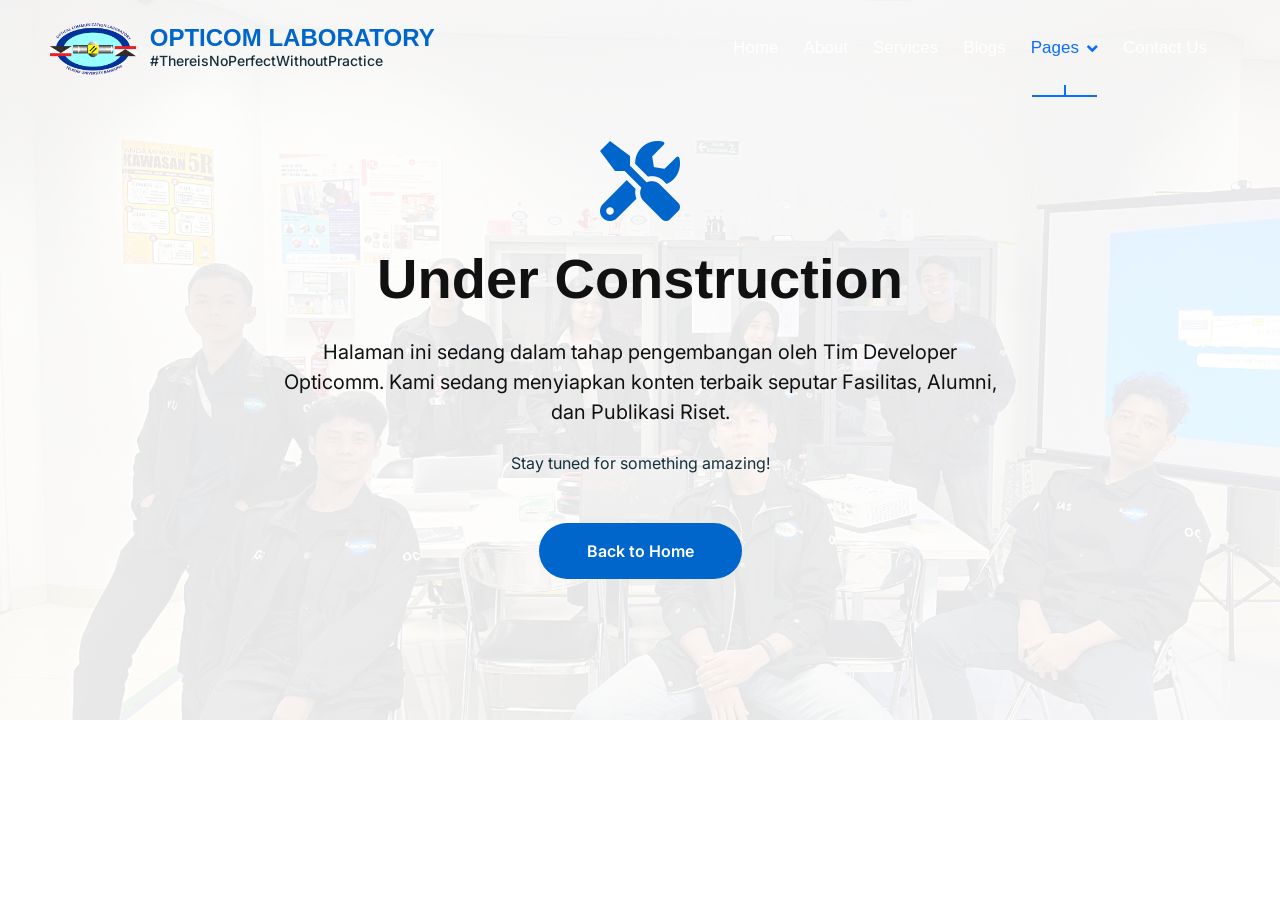
<file: testimonial.html>
<!DOCTYPE html>
<html lang="en">

<head>
    <meta charset="utf-8">
    <title>Coming Soon - Opticomm Laboratory</title>
    <meta content="width=device-width, initial-scale=1.0" name="viewport">

    <link rel="preconnect" href="https://fonts.googleapis.com">
    <link rel="preconnect" href="https://fonts.gstatic.com" crossorigin>
    <link href="https://fonts.googleapis.com/css2?family=Inter:wght@400;700&display=swap" rel="stylesheet"> 

    <link rel="stylesheet" href="https://use.fontawesome.com/releases/v5.15.4/css/all.css"/>
    <link href="https://cdn.jsdelivr.net/npm/bootstrap-icons@1.4.1/font/bootstrap-icons.css" rel="stylesheet">

    <link href="css/bootstrap.min.css" rel="stylesheet">

    <link href="css/style.css" rel="stylesheet">
</head>

<body>

    <div class="container-fluid position-relative p-0">
        <nav class="navbar navbar-expand-lg navbar-light px-4 px-lg-5 py-3 py-lg-0">
            <a href="index.html" class="navbar-brand p-0 d-flex align-items-center">
                <img src="img/logo-opticomm.png" alt="Logo" style="max-height: 55px; margin-right: 12px;">
                <div class="d-flex flex-column justify-content-center">
                    <h1 class="text-primary m-0" style="font-size: 24px; font-weight: 800; line-height: 1;">OPTICOM LABORATORY</h1>
                    <small class="text-secondary" style="font-size: 14px; font-weight: 500;">#ThereisNoPerfectWithoutPractice</small>
                </div>
            </a>
            <button class="navbar-toggler" type="button" data-bs-toggle="collapse" data-bs-target="#navbarCollapse">
                <span class="fa fa-bars"></span>
            </button>
            <div class="collapse navbar-collapse" id="navbarCollapse">
                <div class="navbar-nav ms-auto py-0">
                    <a href="index.html" class="nav-item nav-link">Home</a>
                    <a href="about.html" class="nav-item nav-link">About</a>
                    <a href="service.html" class="nav-item nav-link">Services</a>
                    <a href="blog.html" class="nav-item nav-link">Blogs</a>
                    <div class="nav-item dropdown">
                        <a href="#" class="nav-link active" data-bs-toggle="dropdown"><span class="dropdown-toggle">Pages</span></a>
                        <div class="dropdown-menu m-0">
                            <a href="team.html" class="dropdown-item">Our Team</a>
                            <a href="coming-soon.html" class="dropdown-item">Facilities & Tools</a>
                            <a href="coming-soon.html" class="dropdown-item">Publications</a>
                            <a href="coming-soon.html" class="dropdown-item">Alumni</a>
                            <a href="coming-soon.html" class="dropdown-item">Gallery</a>
                        </div>
                    </div>
                    <a href="contact.html" class="nav-item nav-link">Contact Us</a>
                </div>
            </div>
        </nav>
    </div>

    <div class="container-fluid py-5 d-flex align-items-center justify-content-center" style="min-height: 80vh; background: linear-gradient(rgba(255, 255, 255, 0.9), rgba(255, 255, 255, 0.9)), url('img/full-asisten.jpeg'); background-size: cover; background-position: center;">
        <div class="container text-center wow fadeInUp" data-wow-delay="0.2s">
            <div class="row justify-content-center">
                <div class="col-lg-8">
                    <i class="fas fa-tools fa-5x text-primary mb-4"></i>
                    <h1 class="display-4 mb-4">Under Construction</h1>
                    <p class="mb-4 fs-5 text-dark">Halaman ini sedang dalam tahap pengembangan oleh Tim Developer Opticomm. Kami sedang menyiapkan konten terbaik seputar Fasilitas, Alumni, dan Publikasi Riset.</p>
                    <p class="mb-5 text-secondary">Stay tuned for something amazing!</p>
                    <a class="btn btn-primary rounded-pill py-3 px-5" href="index.html">Back to Home</a>
                </div>
            </div>
        </div>
    </div>

    <script src="https://ajax.googleapis.com/ajax/libs/jquery/3.6.4/jquery.min.js"></script>
    <script src="https://cdn.jsdelivr.net/npm/bootstrap@5.0.0/dist/js/bootstrap.bundle.min.js"></script>
    <script src="lib/wow/wow.min.js"></script>
    <script src="lib/easing/easing.min.js"></script>
    <script src="lib/waypoints/waypoints.min.js"></script>
    <script src="lib/counterup/counterup.min.js"></script>
    <script src="lib/owlcarousel/owl.carousel.min.js"></script>
    <script src="js/main.js"></script>
</body>
</html>
</file>
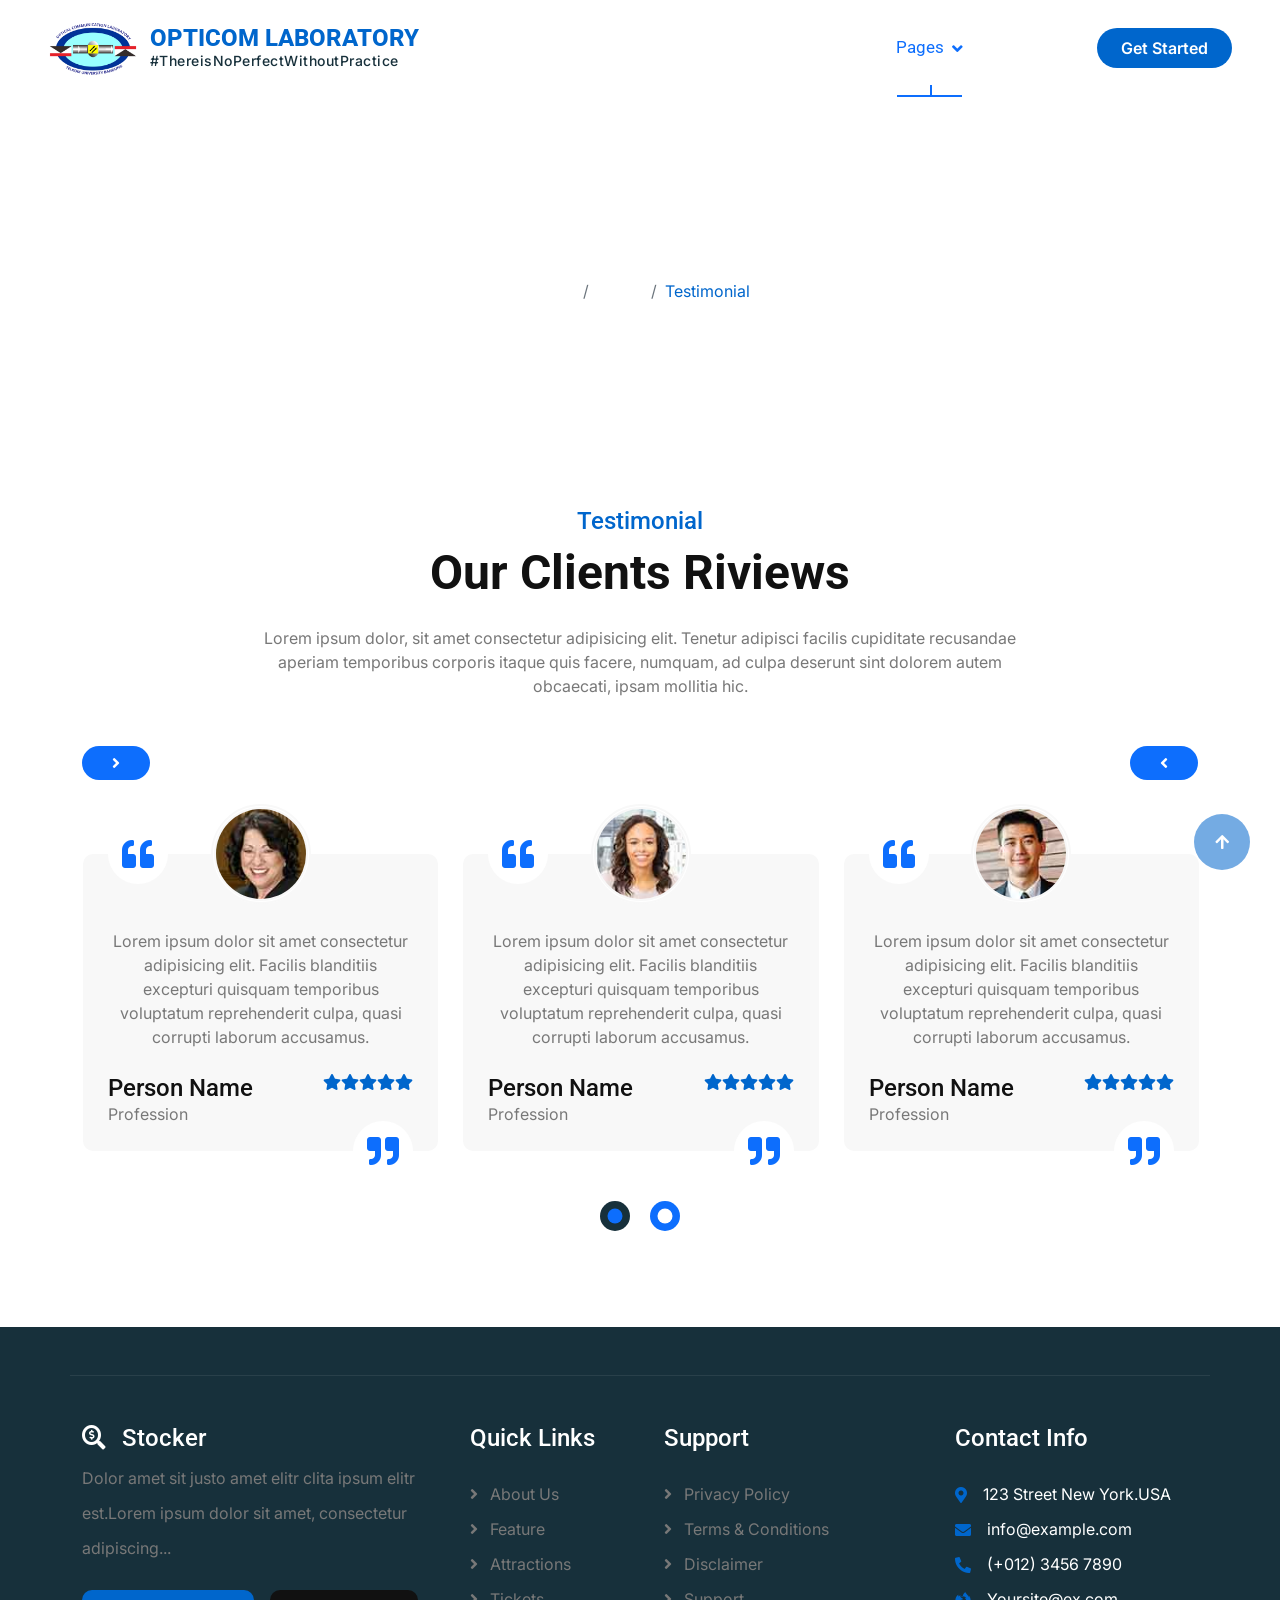
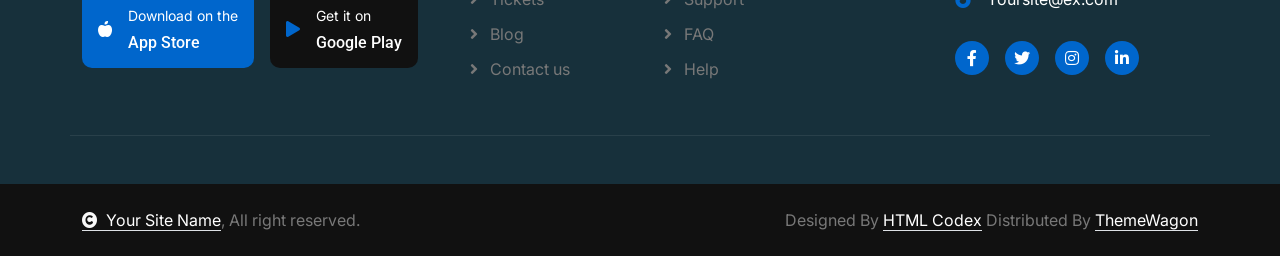
<file: testimonialBackup.html>
<!DOCTYPE html>
<html lang="en">

    <head>
        <meta charset="utf-8">
        <title>Stocker - Stock Market Website Template</title>
        <meta content="width=device-width, initial-scale=1.0" name="viewport">
        <meta content="" name="keywords">
        <meta content="" name="description">

        <!-- Google Web Fonts -->
        <link rel="preconnect" href="https://fonts.googleapis.com">
        <link rel="preconnect" href="https://fonts.gstatic.com" crossorigin>
        <link href="https://fonts.googleapis.com/css2?family=Inter:wght@100..900&family=Roboto:wght@400;500;700;900&display=swap" rel="stylesheet"> 

        <!-- Icon Font Stylesheet -->
        <link rel="stylesheet" href="https://use.fontawesome.com/releases/v5.15.4/css/all.css"/>
        <link href="https://cdn.jsdelivr.net/npm/bootstrap-icons@1.4.1/font/bootstrap-icons.css" rel="stylesheet">

        <!-- Libraries Stylesheet -->
        <link href="lib/animate/animate.min.css" rel="stylesheet">
        <link href="lib/lightbox/css/lightbox.min.css" rel="stylesheet">
        <link href="lib/owlcarousel/assets/owl.carousel.min.css" rel="stylesheet">


        <!-- Customized Bootstrap Stylesheet -->
        <link href="css/bootstrap.min.css" rel="stylesheet">

        <!-- Template Stylesheet -->
        <link href="css/style.css" rel="stylesheet">
    </head>

    <body>

        <!-- Spinner Start -->
        <div id="spinner" class="show bg-white position-fixed translate-middle w-100 vh-100 top-50 start-50 d-flex align-items-center justify-content-center">
            <div class="spinner-border text-primary" style="width: 3rem; height: 3rem;" role="status">
                <span class="sr-only">Loading...</span>
            </div>
        </div>
        <!-- Spinner End -->

        <!-- Topbar Start -->
        <!-- Topbar End -->

        <!-- Navbar & Hero Start -->
        <div class="container-fluid position-relative p-0">
            <nav class="navbar navbar-expand-lg navbar-light px-4 px-lg-5 py-3 py-lg-0">
            <a href="index.html" class="navbar-brand p-0 d-flex align-items-center">
                <img src="img/logo-opticomm.png" alt="Logo" style="max-height: 55px; margin-right: 12px;">

                <div class="d-flex flex-column justify-content-center">
                    <h1 class="text-primary m-0" style="font-size: 24px; font-weight: 800; line-height: 1;">
                        OPTICOM LABORATORY
                    </h1>

                    <small class="text-secondary" style="font-size: 14px; font-weight: 500; letter-spacing: 0.5px;">
                        #ThereisNoPerfectWithoutPractice
                    </small>
                </div>
            </a>
                <button class="navbar-toggler" type="button" data-bs-toggle="collapse" data-bs-target="#navbarCollapse">
                    <span class="fa fa-bars"></span>
                </button>
                <div class="collapse navbar-collapse" id="navbarCollapse">
                    <div class="navbar-nav ms-auto py-0">
                        <a href="index.html" class="nav-item nav-link">Home</a>
                        <a href="about.html" class="nav-item nav-link">About</a>
                        <a href="service.html" class="nav-item nav-link">Services</a>
                        <a href="blog.html" class="nav-item nav-link">Blogs</a>
                        <div class="nav-item dropdown">
                            <a href="#" class="nav-link active" data-bs-toggle="dropdown">
                                <span class="dropdown-toggle">Pages</span>
                            </a>
                            <div class="dropdown-menu m-0">
                                <a href="feature.html" class="dropdown-item">Our Features</a>
                                <a href="team.html" class="dropdown-item">Our team</a>
                                <a href="testimonial.html" class="dropdown-item active">Testimonial</a>
                                <a href="offer.html" class="dropdown-item">Our offer</a>
                                <a href="FAQ.html" class="dropdown-item">FAQs</a>
                                <a href="404.html" class="dropdown-item">404 Page</a>
                            </div>
                        </div>
                        <a href="contact.html" class="nav-item nav-link">Contact Us</a>
                    </div>
                    <a href="#" class="btn btn-primary rounded-pill py-2 px-4 my-3 my-lg-0 flex-shrink-0">Get Started</a>
                </div>
            </nav>

            <!-- Header Start -->
            <div class="container-fluid bg-breadcrumb">
                <div class="container text-center py-5" style="max-width: 900px;">
                    <h4 class="text-white display-4 mb-4 wow fadeInDown" data-wow-delay="0.1s">Testimonial</h4>
                    <ol class="breadcrumb d-flex justify-content-center mb-0 wow fadeInDown" data-wow-delay="0.3s">
                        <li class="breadcrumb-item"><a href="index.html">Home</a></li>
                        <li class="breadcrumb-item"><a href="#">Pages</a></li>
                        <li class="breadcrumb-item active text-primary">Testimonial</li>
                    </ol>    
                </div>
            </div>
            <!-- Header End -->
        </div>
        <!-- Navbar & Hero End -->


        <!-- Testimonial Start -->
        <div class="container-fluid testimonial py-5">
            <div class="container py-5">
                <div class="text-center mx-auto pb-5 wow fadeInUp" data-wow-delay="0.2s" style="max-width: 800px;">
                    <h4 class="text-primary">Testimonial</h4>
                    <h1 class="display-5 mb-4">Our Clients Riviews</h1>
                    <p class="mb-0">Lorem ipsum dolor, sit amet consectetur adipisicing elit. Tenetur adipisci facilis cupiditate recusandae aperiam temporibus corporis itaque quis facere, numquam, ad culpa deserunt sint dolorem autem obcaecati, ipsam mollitia hic.
                    </p>
                </div>
                <div class="owl-carousel testimonial-carousel wow fadeInUp" data-wow-delay="0.2s">
                    <div class="testimonial-item">
                        <div class="testimonial-quote-left">
                            <i class="fas fa-quote-left fa-2x"></i>
                        </div>
                        <div class="testimonial-img">
                            <img src="img/testimonial-1.jpg" class="img-fluid" alt="Image">
                        </div>
                        <div class="testimonial-text">
                            <p class="mb-0">Lorem ipsum dolor sit amet consectetur adipisicing elit. Facilis blanditiis excepturi quisquam temporibus voluptatum reprehenderit culpa, quasi corrupti laborum accusamus.
                            </p>
                        </div>
                        <div class="testimonial-title">
                            <div>
                                <h4 class="mb-0">Person Name</h4>
                                <p class="mb-0">Profession</p>
                            </div>
                            <div class="d-flex text-primary">
                                <i class="fas fa-star"></i>
                                <i class="fas fa-star"></i>
                                <i class="fas fa-star"></i>
                                <i class="fas fa-star"></i>
                                <i class="fas fa-star"></i>
                            </div>
                        </div>
                        <div class="testimonial-quote-right">
                            <i class="fas fa-quote-right fa-2x"></i>
                        </div>
                    </div>
                    <div class="testimonial-item">
                        <div class="testimonial-quote-left">
                            <i class="fas fa-quote-left fa-2x"></i>
                        </div>
                        <div class="testimonial-img">
                            <img src="img/testimonial-2.jpg" class="img-fluid" alt="Image">
                        </div>
                        <div class="testimonial-text">
                            <p class="mb-0">Lorem ipsum dolor sit amet consectetur adipisicing elit. Facilis blanditiis excepturi quisquam temporibus voluptatum reprehenderit culpa, quasi corrupti laborum accusamus.
                            </p>
                        </div>
                        <div class="testimonial-title">
                            <div>
                                <h4 class="mb-0">Person Name</h4>
                                <p class="mb-0">Profession</p>
                            </div>
                            <div class="d-flex text-primary">
                                <i class="fas fa-star"></i>
                                <i class="fas fa-star"></i>
                                <i class="fas fa-star"></i>
                                <i class="fas fa-star"></i>
                                <i class="fas fa-star"></i>
                            </div>
                        </div>
                        <div class="testimonial-quote-right">
                            <i class="fas fa-quote-right fa-2x"></i>
                        </div>
                    </div>
                    <div class="testimonial-item">
                        <div class="testimonial-quote-left">
                            <i class="fas fa-quote-left fa-2x"></i>
                        </div>
                        <div class="testimonial-img">
                            <img src="img/testimonial-3.jpg" class="img-fluid" alt="Image">
                        </div>
                        <div class="testimonial-text">
                            <p class="mb-0">Lorem ipsum dolor sit amet consectetur adipisicing elit. Facilis blanditiis excepturi quisquam temporibus voluptatum reprehenderit culpa, quasi corrupti laborum accusamus.
                            </p>
                        </div>
                        <div class="testimonial-title">
                            <div>
                                <h4 class="mb-0">Person Name</h4>
                                <p class="mb-0">Profession</p>
                            </div>
                            <div class="d-flex text-primary">
                                <i class="fas fa-star"></i>
                                <i class="fas fa-star"></i>
                                <i class="fas fa-star"></i>
                                <i class="fas fa-star"></i>
                                <i class="fas fa-star"></i>
                            </div>
                        </div>
                        <div class="testimonial-quote-right">
                            <i class="fas fa-quote-right fa-2x"></i>
                        </div>
                    </div>
                    <div class="testimonial-item">
                        <div class="testimonial-quote-left">
                            <i class="fas fa-quote-left fa-2x"></i>
                        </div>
                        <div class="testimonial-img">
                            <img src="img/testimonial-2.jpg" class="img-fluid" alt="Image">
                        </div>
                        <div class="testimonial-text">
                            <p class="mb-0">Lorem ipsum dolor sit amet consectetur adipisicing elit. Facilis blanditiis excepturi quisquam temporibus voluptatum reprehenderit culpa, quasi corrupti laborum accusamus.
                            </p>
                        </div>
                        <div class="testimonial-title">
                            <div>
                                <h4 class="mb-0">Person Name</h4>
                                <p class="mb-0">Profession</p>
                            </div>
                            <div class="d-flex text-primary">
                                <i class="fas fa-star"></i>
                                <i class="fas fa-star"></i>
                                <i class="fas fa-star"></i>
                                <i class="fas fa-star"></i>
                                <i class="fas fa-star"></i>
                            </div>
                        </div>
                        <div class="testimonial-quote-right">
                            <i class="fas fa-quote-right fa-2x"></i>
                        </div>
                    </div>
                </div>
            </div>
        </div>
        <!-- Testimonial End -->

        <!-- Footer Start -->
        <div class="container-fluid footer py-5 wow fadeIn" data-wow-delay="0.2s">
            <div class="container py-5 border-start-0 border-end-0" style="border: 1px solid; border-color: rgb(255, 255, 255, 0.08);">
                <div class="row g-5">
                    <div class="col-md-6 col-lg-6 col-xl-4">
                        <div class="footer-item">
                            <a href="index.html" class="p-0">
                                <h4 class="text-white"><i class="fas fa-search-dollar me-3"></i>Stocker</h4>
                                <!-- <img src="img/logo.png" alt="Logo"> -->
                            </a>
                            <p class="mb-4">Dolor amet sit justo amet elitr clita ipsum elitr est.Lorem ipsum dolor sit amet, consectetur adipiscing...</p>
                            <div class="d-flex">
                                <a href="#" class="bg-primary d-flex rounded align-items-center py-2 px-3 me-2">
                                    <i class="fas fa-apple-alt text-white"></i>
                                    <div class="ms-3">
                                        <small class="text-white">Download on the</small>
                                        <h6 class="text-white">App Store</h6>
                                    </div>
                                </a>
                                <a href="#" class="bg-dark d-flex rounded align-items-center py-2 px-3 ms-2">
                                    <i class="fas fa-play text-primary"></i>
                                    <div class="ms-3">
                                        <small class="text-white">Get it on</small>
                                        <h6 class="text-white">Google Play</h6>
                                    </div>
                                </a>
                            </div>
                        </div>
                    </div>
                    <div class="col-md-6 col-lg-6 col-xl-2">
                        <div class="footer-item">
                            <h4 class="text-white mb-4">Quick Links</h4>
                            <a href="#"><i class="fas fa-angle-right me-2"></i> About Us</a>
                            <a href="#"><i class="fas fa-angle-right me-2"></i> Feature</a>
                            <a href="#"><i class="fas fa-angle-right me-2"></i> Attractions</a>
                            <a href="#"><i class="fas fa-angle-right me-2"></i> Tickets</a>
                            <a href="#"><i class="fas fa-angle-right me-2"></i> Blog</a>
                            <a href="#"><i class="fas fa-angle-right me-2"></i> Contact us</a>
                        </div>
                    </div>
                    <div class="col-md-6 col-lg-6 col-xl-3">
                        <div class="footer-item">
                            <h4 class="text-white mb-4">Support</h4>
                            <a href="#"><i class="fas fa-angle-right me-2"></i> Privacy Policy</a>
                            <a href="#"><i class="fas fa-angle-right me-2"></i> Terms & Conditions</a>
                            <a href="#"><i class="fas fa-angle-right me-2"></i> Disclaimer</a>
                            <a href="#"><i class="fas fa-angle-right me-2"></i> Support</a>
                            <a href="#"><i class="fas fa-angle-right me-2"></i> FAQ</a>
                            <a href="#"><i class="fas fa-angle-right me-2"></i> Help</a>
                        </div>
                    </div>
                    <div class="col-md-6 col-lg-6 col-xl-3">
                        <div class="footer-item">
                            <h4 class="text-white mb-4">Contact Info</h4>
                            <div class="d-flex align-items-center">
                                <i class="fas fa-map-marker-alt text-primary me-3"></i>
                                <p class="text-white mb-0">123 Street New York.USA</p>
                            </div>
                            <div class="d-flex align-items-center">
                                <i class="fas fa-envelope text-primary me-3"></i>
                                <p class="text-white mb-0">info@example.com</p>
                            </div>
                            <div class="d-flex align-items-center">
                                <i class="fa fa-phone-alt text-primary me-3"></i>
                                <p class="text-white mb-0">(+012) 3456 7890</p>
                            </div>
                            <div class="d-flex align-items-center mb-4">
                                <i class="fab fa-firefox-browser text-primary me-3"></i>
                                <p class="text-white mb-0">Yoursite@ex.com</p>
                            </div>
                            <div class="d-flex">
                                <a class="btn btn-primary btn-sm-square rounded-circle me-3" href="#"><i class="fab fa-facebook-f text-white"></i></a>
                                <a class="btn btn-primary btn-sm-square rounded-circle me-3" href="#"><i class="fab fa-twitter text-white"></i></a>
                                <a class="btn btn-primary btn-sm-square rounded-circle me-3" href="#"><i class="fab fa-instagram text-white"></i></a>
                                <a class="btn btn-primary btn-sm-square rounded-circle me-0" href="#"><i class="fab fa-linkedin-in text-white"></i></a>
                            </div>
                        </div>
                    </div>
                </div>
            </div>
        </div>
        <!-- Footer End -->
        
        <!-- Copyright Start -->
        <div class="container-fluid copyright py-4">
            <div class="container">
                <div class="row g-4 align-items-center">
                    <div class="col-md-6 text-center text-md-start mb-md-0">
                        <span class="text-body"><a href="#" class="border-bottom text-white"><i class="fas fa-copyright text-light me-2"></i>Your Site Name</a>, All right reserved.</span>
                    </div>
                    <div class="col-md-6 text-center text-md-end text-body">
                        <!--/*** This template is free as long as you keep the below author’s credit link/attribution link/backlink. ***/-->
                        <!--/*** If you'd like to use the template without the below author’s credit link/attribution link/backlink, ***/-->
                        <!--/*** you can purchase the Credit Removal License from "https://htmlcodex.com/credit-removal". ***/-->
                        Designed By <a class="border-bottom text-white" href="https://htmlcodex.com">HTML Codex</a> Distributed By <a class="border-bottom text-white" href="https://themewagon.com">ThemeWagon</a>
                    </div>
                </div>
            </div>
        </div>
        <!-- Copyright End -->


        <!-- Back to Top -->
        <a href="#" class="btn btn-primary btn-lg-square rounded-circle back-to-top"><i class="fa fa-arrow-up"></i></a>   

        
        <!-- JavaScript Libraries -->
        <script src="https://ajax.googleapis.com/ajax/libs/jquery/3.6.4/jquery.min.js"></script>
        <script src="https://cdn.jsdelivr.net/npm/bootstrap@5.0.0/dist/js/bootstrap.bundle.min.js"></script>
        <script src="lib/wow/wow.min.js"></script>
        <script src="lib/easing/easing.min.js"></script>
        <script src="lib/waypoints/waypoints.min.js"></script>
        <script src="lib/counterup/counterup.min.js"></script>
        <script src="lib/lightbox/js/lightbox.min.js"></script>
        <script src="lib/owlcarousel/owl.carousel.min.js"></script>
        

        <!-- Template Javascript -->
        <script src="js/main.js"></script>
    </body>

</html>
</file>
<file: css/style.css>
/* =========================================
   MOBILE RESPONSIVE FIXES (Grant's Custom)
   Tambahkan di baris paling bawah style.css
   ========================================= */

@media (max-width: 991px) {
    /* 1. Memperbaiki Header/Breadcrumb agar tidak terlalu tinggi di HP */
    .bg-breadcrumb {
        padding: 100px 0 40px 0 !important;
    }

    /* 2. Mengecilkan Judul Besar (Display Headings) agar muat di layar kecil */
    h1.display-4 {
        font-size: 2.2rem;
    }
    h1.display-5 {
        font-size: 1.8rem;
    }
    
    /* 3. Penyesuaian Logo dan Nama Lab di Navbar Mobile */
    .navbar-brand img {
        max-height: 40px !important; /* Logo sedikit lebih kecil */
        margin-right: 8px !important;
    }
    .navbar-brand h1 {
        font-size: 18px !important; /* Font nama lab disesuaikan */
    }
    .navbar-brand small {
        font-size: 11px !important; /* Hashtag lebih kecil */
    }
}

@media (max-width: 767px) {
    /* 4. Perbaikan Jarak Kartu Team (PENTING) */
    /* Karena efek foto melayang, kita butuh jarak ekstra saat mode tumpuk (stacked) */
    .team-item {
        margin-top: 50px; /* Memberi ruang untuk foto yang menonjol ke atas */
        margin-bottom: 20px;
    }

    /* 5. Mengatur Padding Section agar tidak terlalu lebar pinggirnya */
    .container, .container-fluid {
        padding-left: 20px;
        padding-right: 20px;
    }


}


/*** Spinner Start ***/
/*** Spinner ***/
#spinner {
    opacity: 0;
    visibility: hidden;
    transition: opacity .5s ease-out, visibility 0s linear .5s;
    z-index: 99999;
}

#spinner.show {
    transition: opacity .5s ease-out, visibility 0s linear 0s;
    visibility: visible;
    opacity: 1;
}
/*** Spinner End ***/

.back-to-top {
    position: fixed;
    right: 30px;
    bottom: 30px;
    transition: 0.5s;
    z-index: 99;
}

/*** Button Start ***/
.btn {
    font-weight: 600;
    transition: .5s;
}

.btn-square {
    width: 32px;
    height: 32px;
}

.btn-sm-square {
    width: 34px;
    height: 34px;
}

.btn-md-square {
    width: 44px;
    height: 44px;
}

.btn-lg-square {
    width: 56px;
    height: 56px;
}

.btn-xl-square {
    width: 66px;
    height: 66px;
}

.btn-square,
.btn-sm-square,
.btn-md-square,
.btn-lg-square,
.btn-xl-square {
    padding: 0;
    display: flex;
    align-items: center;
    justify-content: center;
    font-weight: normal;
}

.btn.btn-primary {
    color: var(--bs-white);
    border: none;
}

.btn.btn-primary:hover {
    background: var(--bs-white);
    color: var(--bs-primary);
}

.btn.btn-light {
    color: var(--bs-primary);
    border: none;
}

.btn.btn-light:hover {
    color: var(--bs-white);
    background: var(--bs-primary);
}


/*** Topbar Start ***/
.topbar .dropdown-toggle::after {
    border: none;
    content: "\f107";
    font-family: "Font Awesome 5 Free";
    font-weight: 600;
    vertical-align: middle;
    margin-left: 8px;
    color: var(--bs-primary);
}

.topbar .dropdown .dropdown-menu a:hover {
    background: var(--bs-primary);
    color: var(--bs-white);
}

.topbar .dropdown .dropdown-menu {
    transform: rotateX(0deg);
    visibility: visible;
    background: var(--bs-light);
    padding-top: 11px;
    border: 0;
    transition: .5s;
    opacity: 1;
}

/*** Topbar End ***/



/*** Navbar ***/
.navbar-light .navbar-nav .nav-link {
    font-family: 'Roboto', sans-serif;
    position: relative;
    margin-right: 25px;
    padding: 35px 0;
    color: var(--bs-white);
    font-size: 17px;
    font-weight: 400;
    outline: none;
    transition: .5s;
}

.sticky-top.navbar-light .navbar-nav .nav-link,
.sticky-top.navbar-light .navbar-nav .nav-item .nav-link {
    padding: 20px 0;
    color: var(--bs-dark);
}

.navbar-light .navbar-nav .nav-item .nav-link {
    color: var(--bs-white);
}

.navbar-light .navbar-nav .nav-link:hover,
.navbar-light .navbar-nav .nav-link.active,
.navbar-light .navbar-nav .nav-item .nav-link:hover,
.navbar-light .navbar-nav .nav-item .nav-link.active  {
    color: var(--bs-primary);
}

.navbar-light .navbar-brand img {
    max-height: 60px;
    transition: .5s;
}

.sticky-top.navbar-light .navbar-brand img {
    max-height: 45px;
}

.navbar .dropdown-toggle::after {
    border: none;
    content: "\f107";
    font-family: "Font Awesome 5 Free";
    font-weight: 600;
    vertical-align: middle;
    margin-left: 8px;
}

.dropdown .dropdown-menu a:hover {
    background: var(--bs-primary);
    color: var(--bs-white);
}

.navbar .nav-item:hover .dropdown-menu {
    transform: rotateX(0deg);
    visibility: visible;
    background: var(--bs-light);
    transition: .5s;
    opacity: 1;
}

@media (max-width: 991.98px) {
    
    .sticky-top.navbar-light {
        position: relative;
        background: var(--bs-white);
    }

    .navbar.navbar-expand-lg .navbar-toggler {
        padding: 10px 20px;
        border: 1px solid var(--bs-primary);
        color: var(--bs-primary);
    }

    .navbar-light .navbar-collapse {
        margin-top: 15px;
        border-top: 1px solid #DDDDDD;
    }

    .navbar-light .navbar-nav .nav-link,
    .sticky-top.navbar-light .navbar-nav .nav-link {
        padding: 10px 0;
        margin-left: 0;
        color: var(--bs-dark);
    }

    .navbar-light .navbar-nav .nav-item .nav-link {
        color: var(--bs-dark);
    }

    .navbar-light .navbar-brand img {
        max-height: 45px;
    }
}

@media (min-width: 992px) {
    .navbar .nav-item .dropdown-menu {
        display: block;
        visibility: hidden;
        top: 100%;
        transform: rotateX(-75deg);
        transform-origin: 0% 0%;
        border: 0;
        border-radius: 10px;
        transition: .5s;
        opacity: 0;
    }

    .navbar-light {
        position: absolute;
        width: 100%;
        top: 0;
        left: 0;
        border-bottom: 1px solid rgba(255, 255, 255, .1);
        z-index: 999;
    }
    
    .sticky-top.navbar-light {
        position: fixed;
        background: var(--bs-light);
    }

    .navbar-light .navbar-nav .nav-link::before {
        position: absolute;
        content: "";
        width: 0;
        height: 2px;
        bottom: -1px;
        left: 50%;
        background: var(--bs-primary);
        transition: .5s;
    }

    .navbar-light .navbar-nav .nav-link:hover::before,
    .navbar-light .navbar-nav .nav-link.active::before {
        width: calc(100% - 2px);
        left: 1px;
    }

    .navbar-light .navbar-nav .nav-link::after {
        position: absolute;
        content: "";
        width: 0;
        height: 0;
        bottom: -1px;
        left: 50%;
        background: var(--bs-primary);
        transition: .5s;
    }

    .navbar-light .navbar-nav .nav-link:hover::after,
    .navbar-light .navbar-nav .nav-link.active::after {
        width: 2px;
        height: 12px;
    }
}
/*** Navbar End ***/

/*** Carousel Hero Header Start ***/
.header-carousel .header-carousel-item img {
    object-fit: cover;
}

.header-carousel .header-carousel-item,
.header-carousel .header-carousel-item img {
        height: 700px;
}


.header-carousel .owl-nav .owl-prev,
.header-carousel .owl-nav .owl-next {
    position: absolute;
    width: 60px;
    height: 60px;
    border-radius: 60px;
    background: var(--bs-primary);
    color: var(--bs-white);
    font-size: 26px;
    display: flex;
    align-items: center;
    justify-content: center;
    transition: 0.5s;
}

.header-carousel .owl-nav .owl-prev {
    bottom: 30px;
    left: 30px;
    margin-left: 90px;
}
.header-carousel .owl-nav .owl-next {
    bottom: 30px;
    left: 30px;
}

.header-carousel .owl-nav .owl-prev:hover,
.header-carousel .owl-nav .owl-next:hover {
    box-shadow: inset 0 0 100px 0 var(--bs-light);
    color: var(--bs-primary);
}


.header-carousel .header-carousel-item .carousel-caption {
    position: absolute;
    width: 100%;
    height: 100%;
    left: 0;
    bottom: 0;
    padding-top: 120px;
    background: rgba(0, 0, 0, .7);
    display: flex;
    align-items: center;
}

@media (max-width: 991px) {
    .header-carousel .header-carousel-item .carousel-caption {
        padding-top: 45px;
    }
}

@media (max-width: 767px) {
    .header-carousel .owl-nav .owl-prev {
        left: 50%;
        transform: translateX(-50%);
        margin-left: -45px;
    }


    .header-carousel .owl-nav .owl-next {
        left: 50%;
        transform: translateX(-50%);
        margin-left: 45px;
    }
}


.header-carousel .header-carousel-item img {
    animation-name: image-zoom;
    animation-duration: 10s;
    animation-delay: 1s;
    animation-iteration-count: infinite;
    animation-direction: alternate;
    transition: 1s;
}

@keyframes image-zoom {
    0%  {height: 100%; opacity: 0.9;}

    25% {height: 110%; opacity: 0.50;}

    50% {height: 115%; opacity: 1;}

    75% {height: 110%; opacity: 0.50;}

    100% {height: 100%; opacity: 0.9;}
}
/*** Carousel Hero Header End ***/


/*** Single Page Hero Header Start ***/
.bg-breadcrumb {
    position: relative;
    overflow: hidden;
    padding: 140px 0 60px 0;
    transition: 0.5s;
}

.about-header {
    background: linear-gradient(rgba(0, 0, 0, 0.7), rgba(0, 0, 0, 0.7)), url(../img/full-asisten.jpeg);
    background-position: center center;
    background-repeat: no-repeat;
    background-size: cover;
}

.service-header {
    background: linear-gradient(rgba(0, 0, 0, 0.7), rgba(0, 0, 0, 0.7)), url(../img/full-asisten.jpeg);
    background-position: center center;
    background-repeat: no-repeat;
    background-size: cover;
}

.blog-header {
    background: linear-gradient(rgba(0, 0, 0, 0.7), rgba(0, 0, 0, 0.7)), url(../img/full-asisten.jpeg);
    background-position: center center;
    background-repeat: no-repeat;
    background-size: cover;
}

.feature-header {
    background: linear-gradient(rgba(0, 0, 0, 0.7), rgba(0, 0, 0, 0.7)), url(../img/full-asisten.jpeg);
    background-position: center center;
    background-repeat: no-repeat;
    background-size: cover;
}

.team-header {
    background: linear-gradient(rgba(0, 0, 0, 0.7), rgba(0, 0, 0, 0.7)), url(../img/full-asisten.jpeg);
    background-position: center center;
    background-repeat: no-repeat;
    background-size: cover;
}

.contact-header {
    background: linear-gradient(rgba(0, 0, 0, 0.7), rgba(0, 0, 0, 0.7)), url(../img/full-asisten.jpeg);
    background-position: center center;
    background-repeat: no-repeat;
    background-size: cover;
}



@media (min-width: 992px) {
    .bg-breadcrumb {
        padding: 140px 0 60px 0;
    }
}

@media (max-width: 991px) {
    .bg-breadcrumb {
        padding: 60px 0 60px 0;
    }
}

.bg-breadcrumb .breadcrumb {
    position: relative;
}

.bg-breadcrumb .breadcrumb .breadcrumb-item a {
    color: var(--bs-white);
}
/*** Single Page Hero Header End ***/


/*** Service Start ***/
/* =========================================
   CUSTOM TABLE HOVER EFFECT (BOOTSTRAP VARS)
   ========================================= */

/* 1. Transisi Halus untuk Setiap Baris */
.service .table tbody tr {
    transition: all 0.3s ease-in-out;
    border-left: 5px solid transparent; /* Siapkan tempat untuk garis indikator */
    cursor: pointer;
}

/* 2. Efek Saat Kursor Menyentuh Baris (Hover) */
.service .table tbody tr:hover {
    /* Menggunakan color-mix untuk transparansi 8% dari warna primary Bootstrap */
    background-color: color-mix(in srgb, var(--bs-primary), transparent 92%) !important;
    
    /* Garis kiri mengambil langsung dari variabel primary */
    border-left: 5px solid var(--bs-primary); 
    
    transform: scale(1.01);
    box-shadow: 0 10px 20px rgba(0, 0, 0, 0.08); 
    z-index: 1;
    position: relative;
}

/* 3. Membuat Teks Judul Modul Berubah Warna Sesuai Primary */
.service .table tbody tr:hover h5 {
    color: var(--bs-primary); /* Mengambil warna biru primary */
    filter: brightness(0.8); /* Membuatnya sedikit lebih gelap/tegas secara otomatis */
}

/* 4. Otomatis Mengubah Tombol Download Menjadi Solid saat Baris di-Hover */
.service .table tbody tr:hover .btn-outline-primary {
    background-color: var(--bs-primary) !important;
    color: var(--bs-white) !important; /* Mengambil warna putih bootstrap */
    border-color: var(--bs-primary) !important;
    
    /* Bayangan tombol menggunakan color-mix untuk transparansi 30% */
    box-shadow: 0 4px 6px color-mix(in srgb, var(--bs-primary), transparent 70%);
}

.service .service-item {
    background: var(--bs-light);
    border-radius: 10px;
    transition: 0.5s;
}

.service .service-item:hover {
    box-shadow: 0 0 45px rgba(0, 0, 0, .2);
}

.service .service-item .service-img {
    position: relative;
    overflow: hidden;
    border-top-left-radius: 10px;
    border-top-right-radius: 10px;
    transition: 0.5s;
}

.service .service-item .service-img img {
    transition: 0.5s;
}

.service .service-item:hover .service-img img {
    transform: scale(1.2);
}
/*** Service End ***/


/*** Features Start ***/
.feature .feature-item {
    text-align: center;
    border-radius: 10px;
    background: var(--bs-light);
    border: 1px solid transparent;
    transition: 0.5s;
}

.feature .feature-item:hover {
    border: 1px solid var(--bs-primary);
}

.feature .feature-item .feature-icon {
    background: var(--bs-white);
    border-radius: 10px;
    display: inline-block;
}
/*** Features End ***/

/*** Offer Start ***/
.offer-section .nav a.accordion-link {
    width: 100%;
    border-radius: 10px;
    display: flex;
    background: var(--bs-white);
    transition: 0.5s;
}

.offer-section .nav a.accordion-link.active {
    color: var(--bs-white);
    background: var(--bs-primary);
}

.offer-section .nav a.accordion-link h5 {
    transition: 0.5s;
}

.offer-section .nav a.accordion-link.active h5 {
    color: var(--bs-white);
}
/*** Offer End ***/

/*** Blog Start ***/
/* =========================================
   CUSTOM NEWS CAROUSEL (BERITA UTAMA)
   ========================================= */

/* Posisi Panah Navigasi (Prev/Next) */
.news-carousel .owl-nav .owl-prev,
.news-carousel .owl-nav .owl-next {
    position: absolute;
    top: 50%;
    transform: translateY(-50%);
    width: 45px;
    height: 45px;
    background: var(--bs-primary) !important;
    color: #fff !important;
    border-radius: 50%;
    display: flex;
    align-items: center;
    justify-content: center;
    font-size: 1.2rem;
    box-shadow: 0 4px 10px rgba(0,0,0,0.2);
    transition: 0.3s;
    z-index: 10;
}

/* Geser panah sedikit keluar agar tidak menutupi konten */
.news-carousel .owl-nav .owl-prev { left: -20px; }
.news-carousel .owl-nav .owl-next { right: -20px; }

/* Efek Hover pada Panah */
.news-carousel .owl-nav .owl-prev:hover,
.news-carousel .owl-nav .owl-next:hover {
    background: var(--bs-secondary) !important; /* Warna biru gelap saat hover */
    transform: translateY(-50%) scale(1.1);
}

/* Responsif: Di layar HP, panah ditaruh di dalam agar tidak kepotong */
@media (max-width: 768px) {
    .news-carousel .owl-nav .owl-prev { left: 10px; }
    .news-carousel .owl-nav .owl-next { right: 10px; }
}

.blog .blog-item {
    border-radius: 10px;
    background: var(--bs-white);
    box-shadow: inset 0 0 45px rgba(0, 0, 0, .1);
    transition: 0.5s;
}

.blog .blog-item a {
    transition: 0.5s;
}

.blog .blog-item:hover a:hover {
    color: var(--bs-primary);
}

.blog .blog-item .blog-img {
    border-radius: 10px;
    position: relative;
    overflow: hidden;
}

.blog .blog-item .blog-img img {
    transition: 0.5s;
}

.blog .blog-item:hover .blog-img img {
    transform: scale(1.2);
}

.blog .blog-item .blog-img::after {
    content: "";
    position: absolute;
    width: 100%;
    height: 100%;
    top: 0;
    left: 0;
    border-radius: 10px;
    background: rgba(13, 110, 253, 0.1);
    opacity: 0;
    transition: 0.5s;
    z-index: 1;
}

.blog .blog-item:hover .blog-img::after {
    opacity: 1;
}

.blog .blog-item .blog-img .blog-title {
    position: absolute;
    bottom: 25px;
    left: 25px;
    z-index: 5;
}

.blog .blog-item .blog-img .blog-title a {
    color: var(--bs-white);
    background: var(--bs-primary);
    transition: 0.5s;
}

.blog .blog-item:hover .blog-img .blog-title a:hover {
    color: var(--bs-dark) !important;
}

.blog-carousel .owl-stage-outer {
    margin-top: 58px;
}

.blog .owl-nav .owl-prev {
    position: absolute;
    top: -58px;
    left: 0;
    background: var(--bs-primary);
    color: var(--bs-white);
    padding: 6px 35px;
    border-radius: 30px;
    transition: 0.5s;
}

.blog .owl-nav .owl-prev:hover {
    background: var(--bs-white);
    color: var(--bs-primary);
}

.blog .owl-nav .owl-next {
    position: absolute;
    top: -58px;
    right: 0;
    background: var(--bs-primary);
    color: var(--bs-white);
    padding: 6px 35px;
    border-radius: 30px;
    transition: 0.5s;
}

.blog .owl-nav .owl-next:hover {
    background: var(--bs-white);
    color: var(--bs-primary);
}
/*** Blog End ***/


/*** FAQs Start ***/
.faq-section .accordion .accordion-item .accordion-header .accordion-button {
    color: var(--bs-secondary);
}

.faq-section .accordion .accordion-item .accordion-header .accordion-button.collapsed {
    color: var(--bs-dark);
}
/*** FAQs End ***/

/*** Team Start ***/
/* =========================================
   CUSTOM TEAM CAROUSEL HOVER
   Tambahkan di baris paling bawah style.css
   ========================================= */

/* Memberi jarak agar bayangan tidak terpotong saat hover */
.team-carousel .team-item {
    margin: 15px; 
    box-shadow: 0 0 15px rgba(0,0,0,0.05); /* Bayangan halus default */
    background: #fff; /* Pastikan background putih */
}

/* Efek Hover: Kartu naik ke atas (Floating effect) */
.team-carousel .team-item:hover {
    transform: translateY(-10px); /* Naik 10 pixel */
    box-shadow: 0 15px 30px rgba(0, 102, 204, 0.2); /* Bayangan biru halus */
}


/* Memperbaiki posisi dots (titik navigasi) di bawah slider */
.team-carousel .owl-dots {
    margin-top: 30px;
    text-align: center;
}

/* Menerapkan efek hover ke semua item team (baik di index maupun about) */
.team .team-item:hover {
    transform: translateY(-10px) !important; /* Naik 10 pixel */
    box-shadow: 0 15px 30px rgba(13, 110, 253, 0.2) !important; /* Bayangan biru halus (menggunakan warna primary Anda) */
    background-color: #ffffff; /* Memastikan background tetap putih saat naik */
    z-index: 2; /* Agar kartu tampil di atas elemen lain */
}

/* Opsional: Menghaluskan transisi kembali ke posisi semula */
.team .team-item {
    transition: all 0.5s ease-in-out;
}

.team-carousel .owl-dot {
    display: inline-block;
    margin: 0 5px;
    width: 10px;
    height: 10px;
    border-radius: 50%;
    background: #ddd; /* Warna titik mati */
    transition: 0.5s;
}

.team-carousel .owl-dot.active {
    background: var(--bs-primary); /* Warna titik aktif (Biru) */
    width: 30px; /* Titik aktif memanjang */
    border-radius: 10px;
}

.team .team-item {
    position: relative;
    padding: 0 25px 25px 25px;
    border-radius: 10px;
    transition: 0.5s;
}

.team .team-item::before {
    content: "";
    position: absolute;
    width: 100%;
    height: 100%;
    bottom: 0;
    left: 0;
    background: var(--bs-light);
    border-radius: 10px;
    transition: 0.5s;
    z-index: -1;
}

.team .team-item:hover::before {
    height: 0;
}

.team .team-item::after {
    content: "";
    position: absolute;
    width: 100%;
    height: 0;
    bottom: 0;
    left: 0;
    border-radius: 10px;
    transition: 0.5s;
    z-index: -1;
}

.team .team-item:hover::after {
    height: 100%;
    background: var(--bs-primary);
}

.team .team-item .team-img {
    width: 100%; 
    height: 100%;
    border-radius: 100%;
    position: relative;
    margin-top: 50%;
    transform: translateY(-50%);
    margin-bottom: -50%;
    display: flex;
    justify-content: center;
    border: 4px solid var(--bs-primary);
    border-style: dotted;
    padding: 4px;
    background: var(--bs-white);
    transition: 0.5s;
}

.team .team-item:hover .team-img {
    border: 4px solid var(--bs-yellow);
    border-style: dotted;
    background: 0;
}

.team .team-item .team-img img {
    width: 100%;
    height: 100%;
    border-radius: 100%;
    transition: 0.5s;
}

.team .team-item .team-title {
    padding: 25px 0 25px 0;
    text-align: center;
}

.team .team-item .team-title h4,
.team .team-item .team-title p {
    transition: 0.5s;
}

.team .team-item:hover .team-title h4,
.team .team-item:hover .team-title p {
    color: var(--bs-white);
}

.team .team-item:hover .team-title p {
    color: var(--bs-yellow) !important;

}


.team .team-item .team-icon {
    display: flex;
    justify-content: center;
}

.team .team-item .team-icon a {
    transition: 0.5s;
}

.team .team-item:hover .team-icon a {
    color: var(--bs-dark);
    background: var(--bs-white);
}

.team .team-item:hover .team-icon a:hover {
    color: var(--bs-yellow);
    background: var(--bs-dark);
}
/*** Team End ***/

/*** Testimonial Start ***/
.testimonial .testimonial-item {
    position: relative;
    margin-bottom: 30px;
    padding: 0 25px 25px 25px;
}

.testimonial .testimonial-item::before {
    content: "";
    position: absolute;
    width: 100%;
    height: calc(100% - 50px);
    bottom: 0;
    left: 0;
    border-radius: 10px;
    background: var(--bs-light);
    z-index: -1;
}

.testimonial .testimonial-item .testimonial-img {
    display: flex;
    justify-content: center;
}

.testimonial .testimonial-item .testimonial-img img {
    width: 100px; 
    height: 100px;
    border-radius: 100px;
    border: 5px solid var(--bs-light);
    border-style: double;
    background: var(--bs-white);
}

.testimonial .testimonial-item .testimonial-text {
    padding: 25px 0;
    text-align: center;
}

.testimonial .testimonial-item .testimonial-title {
    display: flex;
    justify-content: space-between;
}

.testimonial .testimonial-item  .testimonial-quote-left {
    position: absolute;
    width: 60px; 
    height: 60px;
    top: 20px;
    left: 25px;
    border-radius: 60px;
    color: var(--bs-primary);
    background: var(--bs-white);
    display: flex;
    align-items: center;
    justify-content: center;
}

.testimonial .testimonial-item  .testimonial-quote-right {
    position: absolute;
    width: 60px; 
    height: 60px;
    bottom: -30px;
    right: 25px;
    margin-top: -5px;
    border-radius: 60px;
    color: var(--bs-primary);
    background: var(--bs-white);
    display: flex;
    align-items: center;
    justify-content: center;
}

.testimonial-carousel .owl-stage-outer {
    margin-top: 58px;
    margin-right: -1px;
}

.testimonial .owl-nav .owl-prev {
    position: absolute;
    top: -58px;
    left: 0;
    background: var(--bs-primary);
    color: var(--bs-white);
    padding: 5px 30px;
    border-radius: 30px;
    transition: 0.5s;
}

.testimonial .owl-nav .owl-prev:hover {
    background: var(--bs-white);
    color: var(--bs-primary);
}

.testimonial .owl-nav .owl-next {
    position: absolute;
    top: -58px;
    right: 0;
    background: var(--bs-primary);
    color: var(--bs-white);
    padding: 5px 30px;
    border-radius: 30px;
    transition: 0.5s;
}

.testimonial .owl-nav .owl-next:hover {
    background: var(--bs-white);
    color: var(--bs-primary);
}

.testimonial-carousel .owl-dots {
    display: flex;
    justify-content: center;
}

.testimonial-carousel .owl-dots .owl-dot {
    width: 30px;
    height: 30px;
    border-radius: 30px;
    margin: 20px 10px 0 10px;
    background: var(--bs-primary);
    transition: 0.5s;
}

.testimonial-carousel .owl-dots .owl-dot.active {
    width: 30px;
    height: 30px;
    border-radius: 30px;
    background: var(--bs-secondary);
    transition: 0.5s;
}

.testimonial-carousel .owl-dots .owl-dot span {
    position: relative;
    margin-top: 50%;
    margin-left: 50%;
    transform: translate(-50%, -50%);
    display: flex;
    align-items: center;
    justify-content: center;
    text-align: center;
}

.testimonial-carousel .owl-dots .owl-dot.active span::after {
    background: var(--bs-primary);
}

.testimonial-carousel .owl-dots .owl-dot span::after {
    content: "";
    width: 15px;
    height: 15px;
    border-radius: 15px;
    position: absolute;
    top: 50%;
    left: 0;
    transform: translateY(-50%);
    display: flex;
    align-items: center;
    justify-content: center;
    text-align: center;
    background: var(--bs-white);
    transition: 0.5s;
}

/*** Testimonial End ***/

/*** Footer Start ***/
.footer {
    background: var(--bs-secondary);
}

.footer .footer-item {
    display: flex;
    flex-direction: column;
}

.footer .footer-item a {
    line-height: 35px;
    color: var(--bs-body);
    transition: 0.5s;
}

.footer .footer-item p {
    line-height: 35px;
}

.footer .footer-item a:hover {
    color: var(--bs-primary);
}

.footer .footer-item .footer-btn a,
.footer .footer-item .footer-btn a i {
    transition: 0.5s;
}

.footer .footer-item .footer-btn a:hover {
    background: var(--bs-white);
}

.footer .footer-item .footer-btn a:hover i {
    color: var(--bs-primary);
}
/*** Footer End ***/

/*** copyright Start ***/
.copyright {
    background: var(--bs-dark);
}
/*** copyright end ***/
</file>
